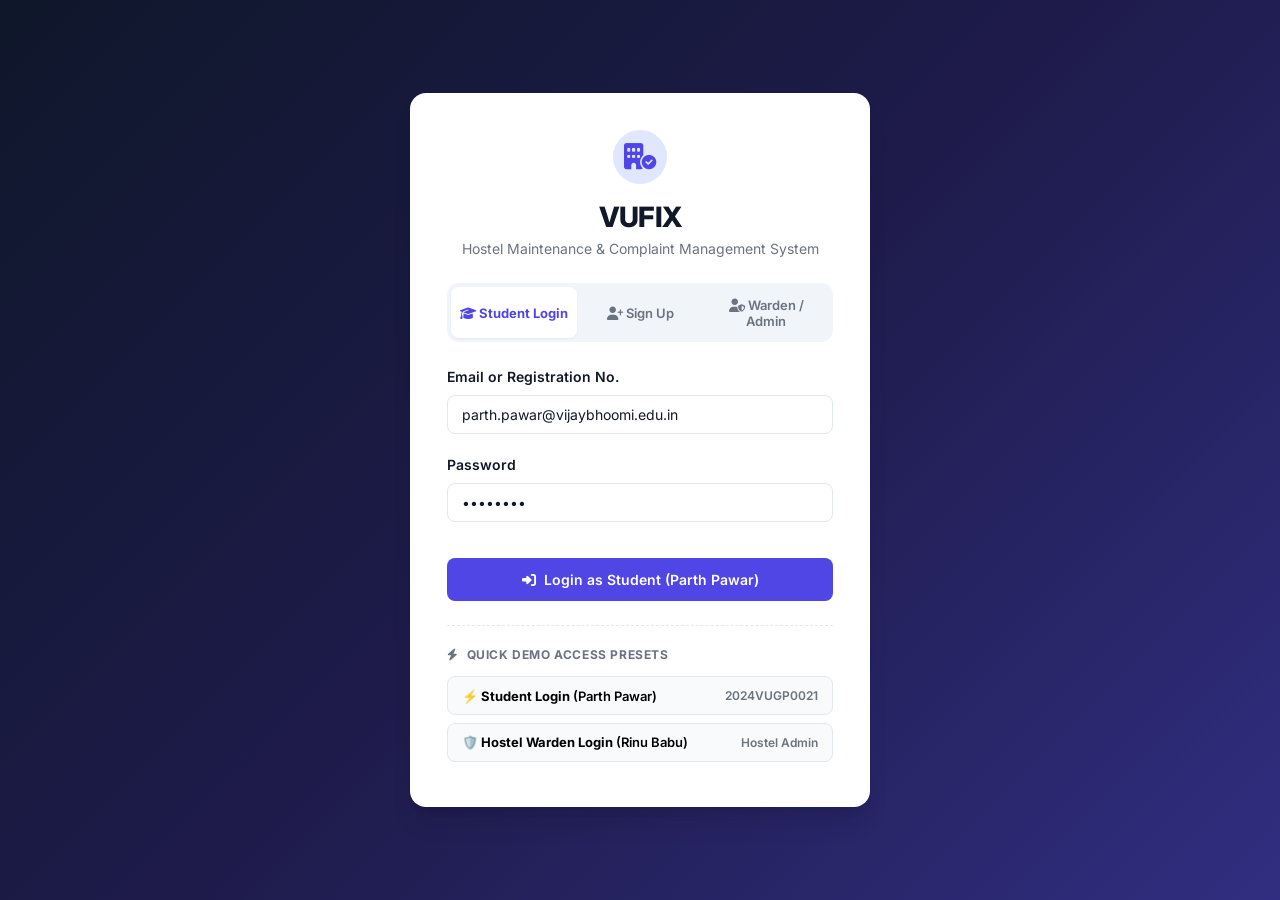
<file: index.html>
<!DOCTYPE html>
<html lang="en">
<head>
    <meta charset="UTF-8">
    <meta name="viewport" content="width=device-width, initial-scale=1.0">
    <title>VUFIX — Hostel Maintenance Portal</title>
    <link rel="preconnect" href="https://fonts.googleapis.com">
    <link rel="preconnect" href="https://fonts.gstatic.com" crossorigin>
    <link href="https://fonts.googleapis.com/css2?family=Inter:wght@400;500;600;700;800&display=swap" rel="stylesheet">
    <link rel="stylesheet" href="css/style.css">
    <link rel="stylesheet" href="https://cdnjs.cloudflare.com/ajax/libs/font-awesome/6.4.0/css/all.min.css">
</head>
<body>
    <div id="app"></div>
    <div id="toast-container"></div>
    <script src="js/store.js"></script>
    <script src="js/app.js"></script>
</body>
</html>
</file>
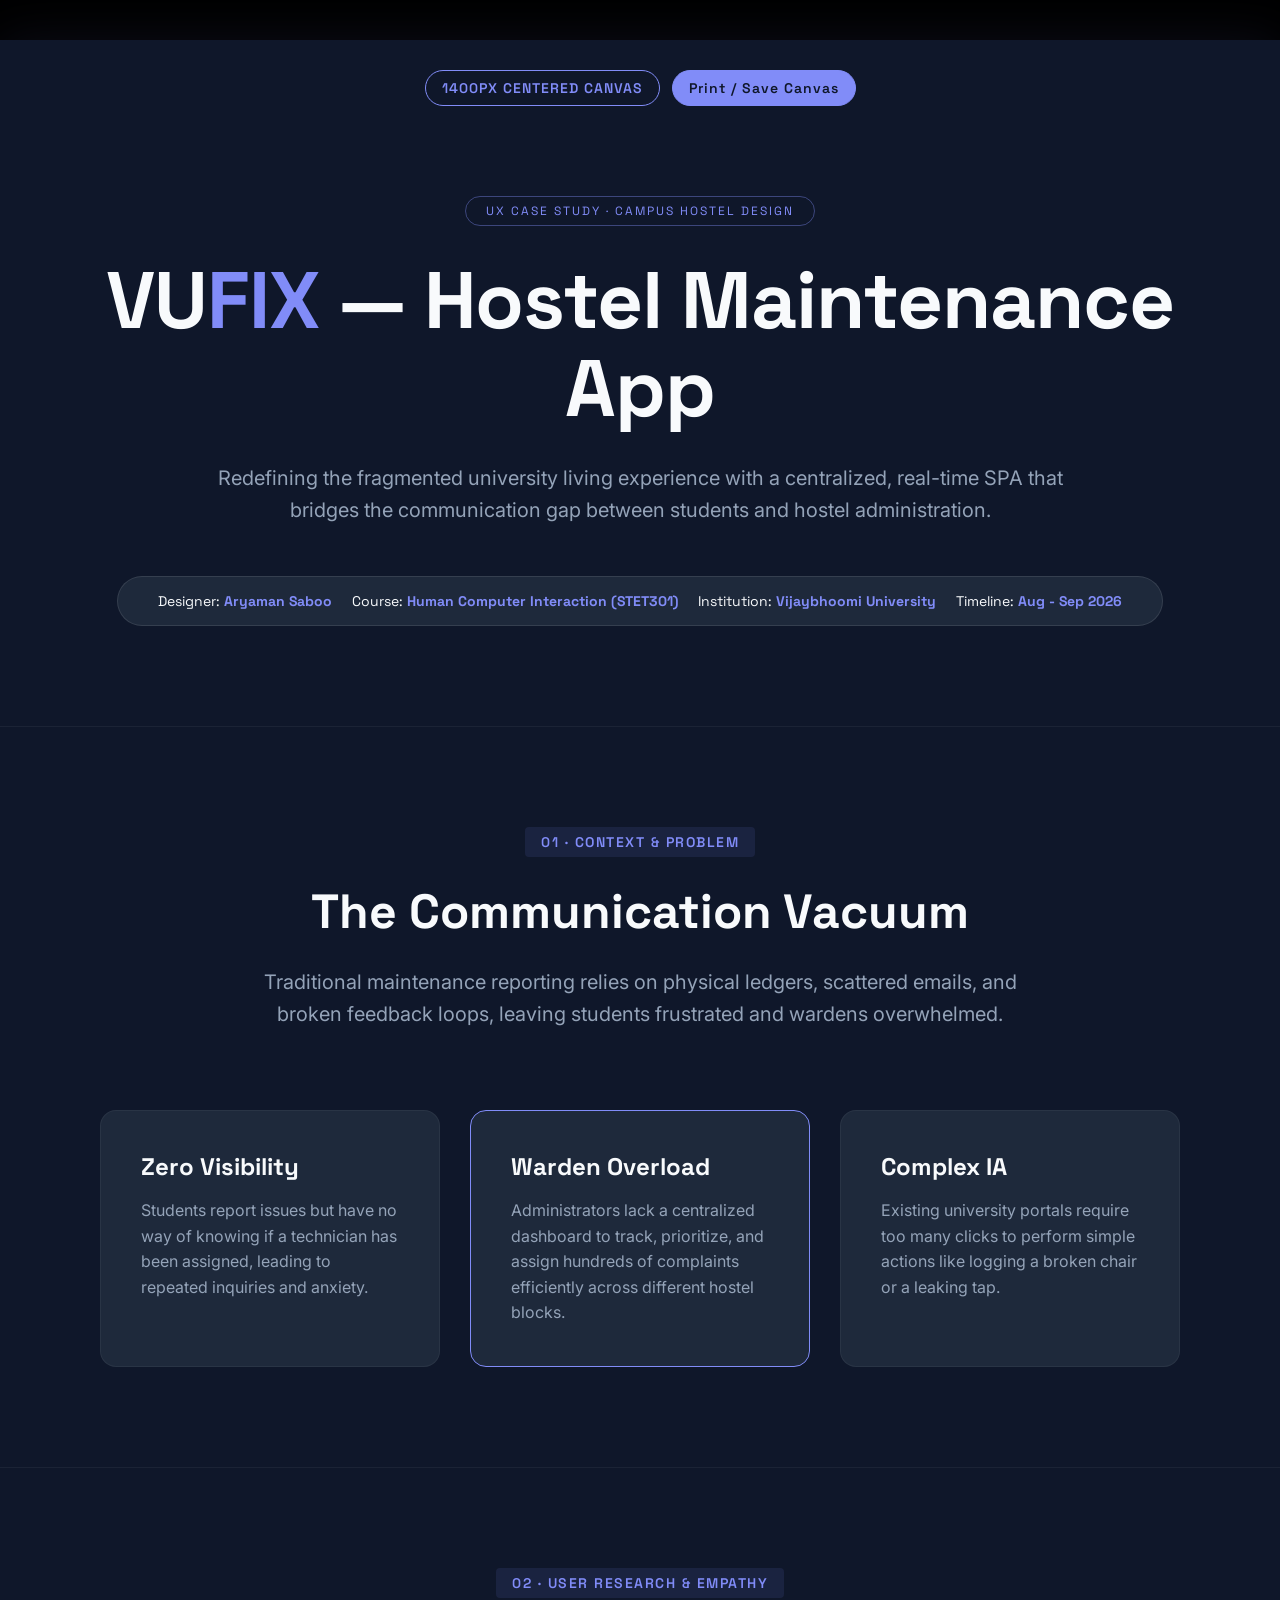
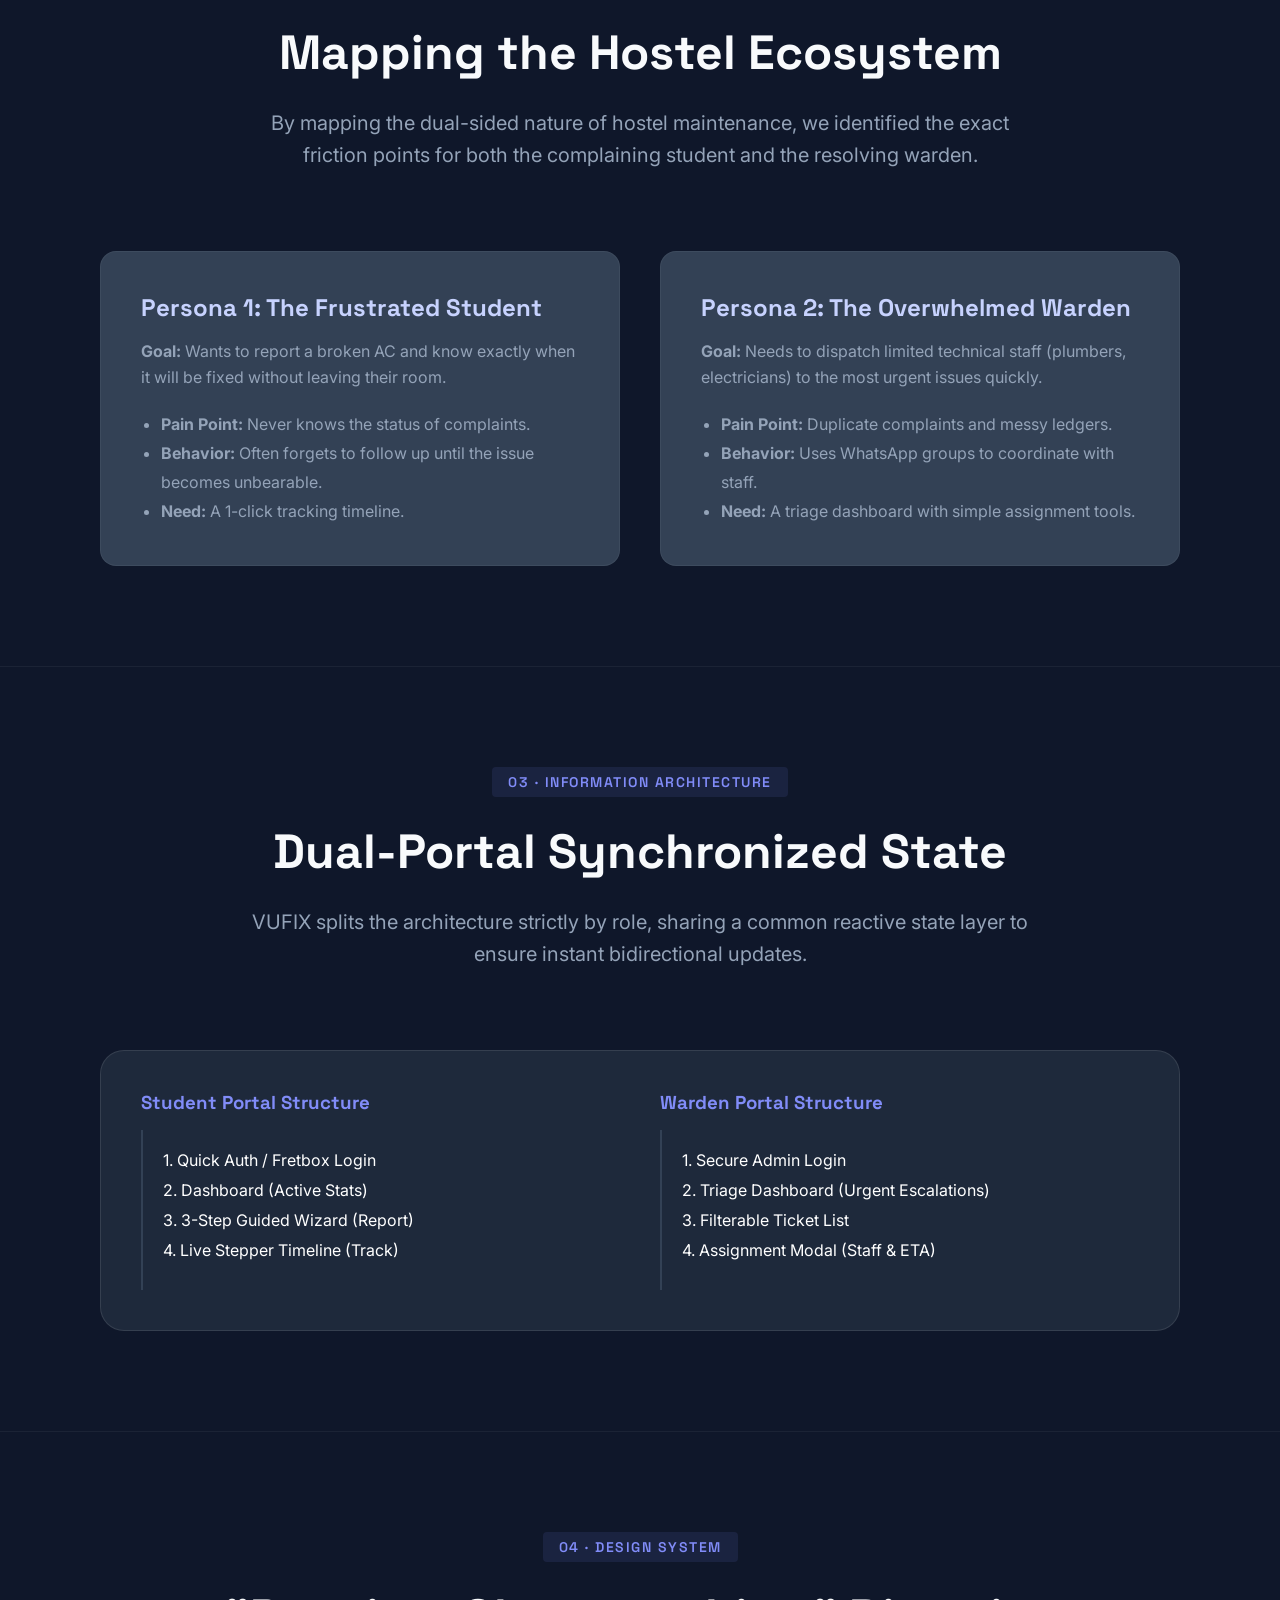
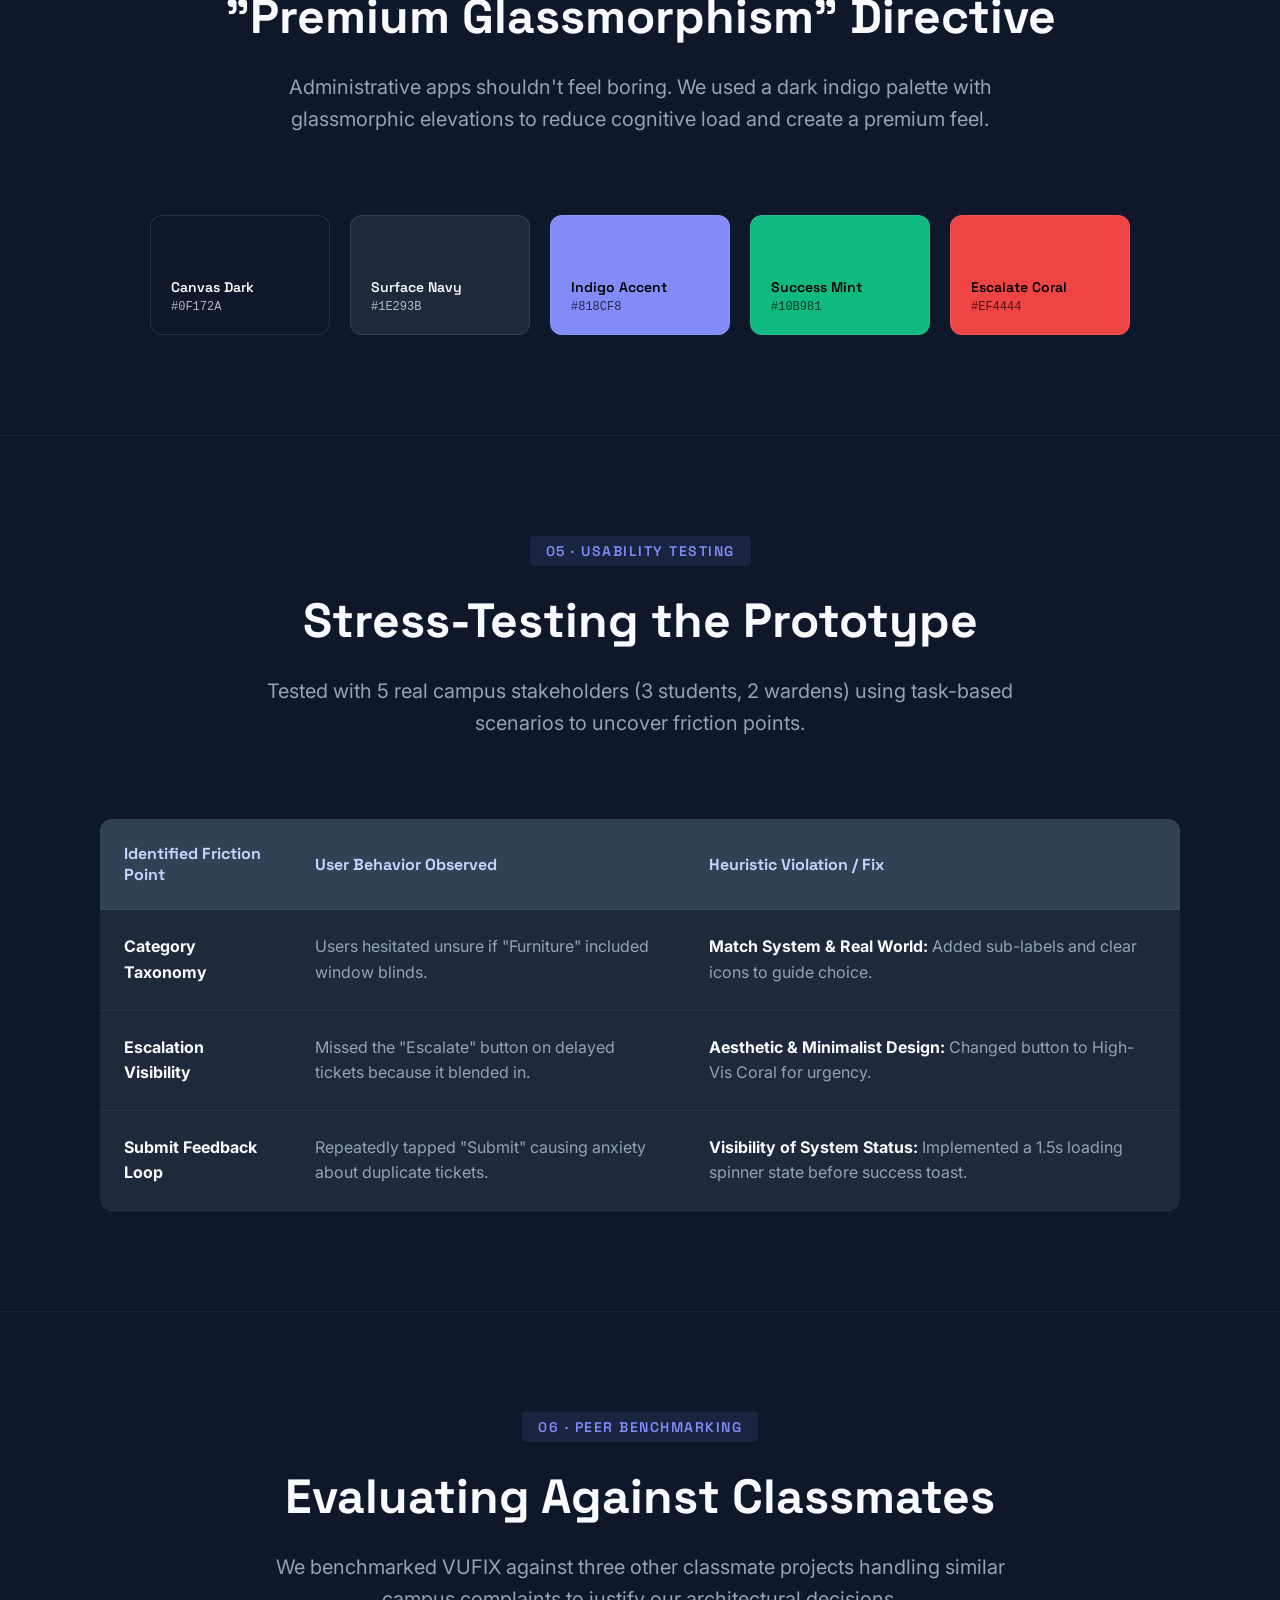
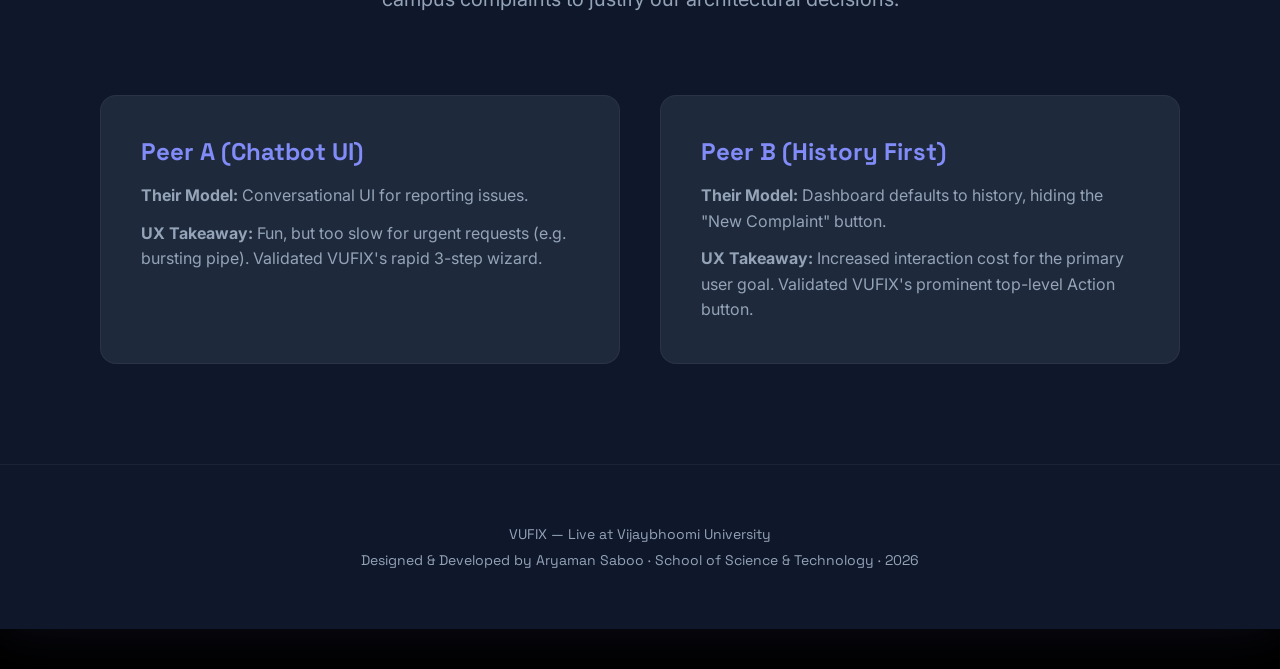
<file: Behance_Case_Study.html>
<!DOCTYPE html>
<html lang="en">
<head>
    <meta charset="UTF-8">
    <meta name="viewport" content="width=device-width, initial-scale=1.0">
    <title>VUFIX — Behance Visual Showcase (1400px Centered)</title>
    <link href="https://fonts.googleapis.com/css2?family=Space+Grotesk:wght@400;600;700&family=Inter:wght@400;500;600&display=swap" rel="stylesheet">
    <style>
        :root {
            --bg-canvas: #0f172a; /* Dark Indigo canvas */
            --bg-surface: #1e293b;
            --bg-elevated: #334155;
            --accent-primary: #818cf8; /* VUFIX Indigo Accent */
            --accent-secondary: #c7d2fe;
            --text-main: #f8fafc;
            --text-muted: #94a3b8;
            --font-display: 'Space Grotesk', sans-serif;
            --font-body: 'Inter', sans-serif;
        }

        * {
            box-sizing: border-box;
            margin: 0;
            padding: 0;
        }

        body {
            background-color: #000000;
            font-family: var(--font-body);
            color: var(--text-main);
            display: flex;
            justify-content: center;
            padding: 40px 0;
        }

        .showcase-canvas {
            width: 1400px;
            background-color: var(--bg-canvas);
            position: relative;
            box-shadow: 0 0 50px rgba(129, 140, 248, 0.1);
            overflow: hidden;
            display: flex;
            flex-direction: column;
        }

        /* Top Bar Actions */
        .top-actions {
            display: flex;
            justify-content: center;
            gap: 12px;
            padding: 30px 0;
        }
        .action-pill {
            background: transparent;
            border: 1px solid var(--accent-primary);
            color: var(--accent-primary);
            padding: 8px 16px;
            border-radius: 30px;
            font-family: var(--font-display);
            font-size: 14px;
            font-weight: 600;
            letter-spacing: 1px;
        }
        .action-pill.filled {
            background: var(--accent-primary);
            color: #0f172a;
        }

        /* Hero Section */
        .hero {
            text-align: center;
            padding: 60px 100px 100px;
            border-bottom: 1px solid rgba(255,255,255,0.05);
        }
        .hero-tag {
            display: inline-block;
            border: 1px solid rgba(129, 140, 248, 0.4);
            color: var(--accent-primary);
            padding: 6px 20px;
            border-radius: 30px;
            font-family: var(--font-display);
            font-size: 12px;
            letter-spacing: 2px;
            text-transform: uppercase;
            margin-bottom: 30px;
        }
        .hero h1 {
            font-family: var(--font-display);
            font-size: 80px;
            line-height: 1.1;
            margin-bottom: 30px;
            letter-spacing: -1px;
        }
        .hero h1 span {
            color: var(--accent-primary);
        }
        .hero p {
            font-size: 20px;
            line-height: 1.6;
            color: var(--text-muted);
            max-width: 900px;
            margin: 0 auto 50px;
        }
        .meta-pill {
            display: inline-flex;
            gap: 20px;
            background: var(--bg-surface);
            border: 1px solid rgba(255,255,255,0.1);
            padding: 15px 40px;
            border-radius: 50px;
            font-family: var(--font-display);
            font-size: 14px;
        }
        .meta-item span {
            color: var(--accent-primary);
            font-weight: 700;
        }

        /* Section Formatting */
        .section {
            padding: 100px 100px;
            border-bottom: 1px solid rgba(255,255,255,0.05);
        }
        .section-header {
            text-align: center;
            margin-bottom: 80px;
        }
        .section-tag {
            display: inline-block;
            background: rgba(129, 140, 248, 0.1);
            color: var(--accent-primary);
            padding: 6px 16px;
            border-radius: 4px;
            font-family: var(--font-display);
            font-size: 14px;
            font-weight: 600;
            letter-spacing: 1.5px;
            margin-bottom: 24px;
        }
        .section h2 {
            font-family: var(--font-display);
            font-size: 48px;
            margin-bottom: 24px;
        }
        .section p.subtitle {
            font-size: 20px;
            color: var(--text-muted);
            max-width: 800px;
            margin: 0 auto;
            line-height: 1.6;
        }

        /* Grid Layouts */
        .grid-3 {
            display: grid;
            grid-template-columns: repeat(3, 1fr);
            gap: 30px;
        }
        .grid-2 {
            display: grid;
            grid-template-columns: repeat(2, 1fr);
            gap: 40px;
        }

        /* Cards */
        .card {
            background: var(--bg-surface);
            border: 1px solid rgba(255,255,255,0.05);
            padding: 40px;
            border-radius: 16px;
            position: relative;
        }
        .card.highlight-border {
            border: 1px solid var(--accent-primary);
        }
        .card h3 {
            font-family: var(--font-display);
            font-size: 24px;
            margin-bottom: 16px;
            color: var(--text-main);
        }
        .card p {
            color: var(--text-muted);
            line-height: 1.6;
            font-size: 16px;
        }

        /* Mock UI Elements */
        .mock-ui-container {
            background: var(--bg-surface);
            border: 1px solid rgba(255,255,255,0.1);
            border-radius: 24px;
            padding: 40px;
            margin-top: 60px;
        }
        .mock-wireframe {
            background: #ffffff;
            color: #000;
            border-radius: 12px;
            padding: 40px;
            font-family: 'Indie Flower', cursive, var(--font-body);
        }
        .mock-wireframe-title {
            font-size: 32px;
            font-weight: 800;
            text-align: center;
            margin-bottom: 40px;
            text-transform: uppercase;
        }

        /* Colors Palette Display */
        .palette {
            display: flex;
            gap: 20px;
            margin-top: 40px;
            justify-content: center;
        }
        .color-swatch {
            width: 180px;
            border-radius: 12px;
            padding: 20px;
            height: 120px;
            display: flex;
            flex-direction: column;
            justify-content: flex-end;
            border: 1px solid rgba(255,255,255,0.1);
        }
        .color-swatch span {
            font-family: var(--font-display);
            font-size: 14px;
            font-weight: 600;
        }
        .color-swatch small {
            opacity: 0.7;
            font-size: 12px;
            margin-top: 4px;
            font-family: monospace;
        }

        /* Table */
        table {
            width: 100%;
            border-collapse: collapse;
            margin-top: 40px;
            background: var(--bg-surface);
            border-radius: 12px;
            overflow: hidden;
        }
        th, td {
            padding: 24px;
            text-align: left;
            border-bottom: 1px solid rgba(255,255,255,0.05);
        }
        th {
            font-family: var(--font-display);
            background: var(--bg-elevated);
            color: var(--accent-secondary);
        }
        td {
            color: var(--text-muted);
            line-height: 1.6;
        }
        td strong {
            color: var(--text-main);
        }

        /* Footer */
        .footer {
            text-align: center;
            padding: 60px;
            color: var(--text-muted);
            font-family: var(--font-display);
            font-size: 14px;
        }
    </style>
</head>
<body>

    <div class="showcase-canvas">
        
        <!-- Top Actions -->
        <div class="top-actions">
            <div class="action-pill">1400PX CENTERED CANVAS</div>
            <div class="action-pill filled">Print / Save Canvas</div>
        </div>

        <!-- Hero Section -->
        <div class="hero">
            <div class="hero-tag">UX CASE STUDY · CAMPUS HOSTEL DESIGN</div>
            <h1>VU<span>FIX</span> — Hostel Maintenance App</h1>
            <p>Redefining the fragmented university living experience with a centralized, real-time SPA that bridges the communication gap between students and hostel administration.</p>
            
            <div class="meta-pill">
                <div class="meta-item">Designer: <span>Aryaman Saboo</span></div>
                <div class="meta-item">Course: <span>Human Computer Interaction (STET301)</span></div>
                <div class="meta-item">Institution: <span>Vijaybhoomi University</span></div>
                <div class="meta-item">Timeline: <span>Aug - Sep 2026</span></div>
            </div>
        </div>

        <!-- Section 1: Context & Problem -->
        <div class="section">
            <div class="section-header">
                <div class="section-tag">01 · CONTEXT & PROBLEM</div>
                <h2>The Communication Vacuum</h2>
                <p class="subtitle">Traditional maintenance reporting relies on physical ledgers, scattered emails, and broken feedback loops, leaving students frustrated and wardens overwhelmed.</p>
            </div>
            
            <div class="grid-3">
                <div class="card">
                    <h3>Zero Visibility</h3>
                    <p>Students report issues but have no way of knowing if a technician has been assigned, leading to repeated inquiries and anxiety.</p>
                </div>
                <div class="card highlight-border">
                    <h3>Warden Overload</h3>
                    <p>Administrators lack a centralized dashboard to track, prioritize, and assign hundreds of complaints efficiently across different hostel blocks.</p>
                </div>
                <div class="card">
                    <h3>Complex IA</h3>
                    <p>Existing university portals require too many clicks to perform simple actions like logging a broken chair or a leaking tap.</p>
                </div>
            </div>
        </div>

        <!-- Section 2: User Research -->
        <div class="section">
            <div class="section-header">
                <div class="section-tag">02 · USER RESEARCH & EMPATHY</div>
                <h2>Mapping the Hostel Ecosystem</h2>
                <p class="subtitle">By mapping the dual-sided nature of hostel maintenance, we identified the exact friction points for both the complaining student and the resolving warden.</p>
            </div>

            <div class="grid-2">
                <div class="card" style="background: var(--bg-elevated);">
                    <h3 style="color: var(--accent-secondary);">Persona 1: The Frustrated Student</h3>
                    <p style="margin-bottom: 20px;"><strong>Goal:</strong> Wants to report a broken AC and know exactly when it will be fixed without leaving their room.</p>
                    <ul style="color: var(--text-muted); line-height: 1.8; margin-left: 20px;">
                        <li><strong>Pain Point:</strong> Never knows the status of complaints.</li>
                        <li><strong>Behavior:</strong> Often forgets to follow up until the issue becomes unbearable.</li>
                        <li><strong>Need:</strong> A 1-click tracking timeline.</li>
                    </ul>
                </div>
                <div class="card" style="background: var(--bg-elevated);">
                    <h3 style="color: var(--accent-secondary);">Persona 2: The Overwhelmed Warden</h3>
                    <p style="margin-bottom: 20px;"><strong>Goal:</strong> Needs to dispatch limited technical staff (plumbers, electricians) to the most urgent issues quickly.</p>
                    <ul style="color: var(--text-muted); line-height: 1.8; margin-left: 20px;">
                        <li><strong>Pain Point:</strong> Duplicate complaints and messy ledgers.</li>
                        <li><strong>Behavior:</strong> Uses WhatsApp groups to coordinate with staff.</li>
                        <li><strong>Need:</strong> A triage dashboard with simple assignment tools.</li>
                    </ul>
                </div>
            </div>
        </div>

        <!-- Section 3: Information Architecture -->
        <div class="section">
            <div class="section-header">
                <div class="section-tag">03 · INFORMATION ARCHITECTURE</div>
                <h2>Dual-Portal Synchronized State</h2>
                <p class="subtitle">VUFIX splits the architecture strictly by role, sharing a common reactive state layer to ensure instant bidirectional updates.</p>
            </div>

            <div class="mock-ui-container">
                <div style="display: flex; gap: 40px;">
                    <div style="flex: 1;">
                        <h3 style="color: var(--accent-primary); margin-bottom: 16px; font-family: var(--font-display);">Student Portal Structure</h3>
                        <div style="padding: 20px; border-left: 2px solid var(--bg-elevated);">
                            <p style="margin-bottom: 10px; color: #fff;">1. Quick Auth / Fretbox Login</p>
                            <p style="margin-bottom: 10px; color: #fff;">2. Dashboard (Active Stats)</p>
                            <p style="margin-bottom: 10px; color: #fff;">3. 3-Step Guided Wizard (Report)</p>
                            <p style="margin-bottom: 10px; color: #fff;">4. Live Stepper Timeline (Track)</p>
                        </div>
                    </div>
                    <div style="flex: 1;">
                        <h3 style="color: var(--accent-primary); margin-bottom: 16px; font-family: var(--font-display);">Warden Portal Structure</h3>
                        <div style="padding: 20px; border-left: 2px solid var(--bg-elevated);">
                            <p style="margin-bottom: 10px; color: #fff;">1. Secure Admin Login</p>
                            <p style="margin-bottom: 10px; color: #fff;">2. Triage Dashboard (Urgent Escalations)</p>
                            <p style="margin-bottom: 10px; color: #fff;">3. Filterable Ticket List</p>
                            <p style="margin-bottom: 10px; color: #fff;">4. Assignment Modal (Staff & ETA)</p>
                        </div>
                    </div>
                </div>
            </div>
        </div>

        <!-- Section 4: Design System -->
        <div class="section">
            <div class="section-header">
                <div class="section-tag">04 · DESIGN SYSTEM</div>
                <h2>"Premium Glassmorphism" Directive</h2>
                <p class="subtitle">Administrative apps shouldn't feel boring. We used a dark indigo palette with glassmorphic elevations to reduce cognitive load and create a premium feel.</p>
            </div>

            <div class="palette">
                <div class="color-swatch" style="background: #0f172a;">
                    <span>Canvas Dark</span>
                    <small>#0F172A</small>
                </div>
                <div class="color-swatch" style="background: #1e293b;">
                    <span>Surface Navy</span>
                    <small>#1E293B</small>
                </div>
                <div class="color-swatch" style="background: #818cf8; color: #000;">
                    <span>Indigo Accent</span>
                    <small>#818CF8</small>
                </div>
                <div class="color-swatch" style="background: #10b981; color: #000;">
                    <span>Success Mint</span>
                    <small>#10B981</small>
                </div>
                <div class="color-swatch" style="background: #ef4444; color: #000;">
                    <span>Escalate Coral</span>
                    <small>#EF4444</small>
                </div>
            </div>
        </div>

        <!-- Section 5: Usability Testing -->
        <div class="section">
            <div class="section-header">
                <div class="section-tag">05 · USABILITY TESTING</div>
                <h2>Stress-Testing the Prototype</h2>
                <p class="subtitle">Tested with 5 real campus stakeholders (3 students, 2 wardens) using task-based scenarios to uncover friction points.</p>
            </div>

            <table>
                <thead>
                    <tr>
                        <th>Identified Friction Point</th>
                        <th>User Behavior Observed</th>
                        <th>Heuristic Violation / Fix</th>
                    </tr>
                </thead>
                <tbody>
                    <tr>
                        <td><strong>Category Taxonomy</strong></td>
                        <td>Users hesitated unsure if "Furniture" included window blinds.</td>
                        <td><strong>Match System & Real World:</strong> Added sub-labels and clear icons to guide choice.</td>
                    </tr>
                    <tr>
                        <td><strong>Escalation Visibility</strong></td>
                        <td>Missed the "Escalate" button on delayed tickets because it blended in.</td>
                        <td><strong>Aesthetic & Minimalist Design:</strong> Changed button to High-Vis Coral for urgency.</td>
                    </tr>
                    <tr>
                        <td><strong>Submit Feedback Loop</strong></td>
                        <td>Repeatedly tapped "Submit" causing anxiety about duplicate tickets.</td>
                        <td><strong>Visibility of System Status:</strong> Implemented a 1.5s loading spinner state before success toast.</td>
                    </tr>
                </tbody>
            </table>
        </div>

        <!-- Section 6: Peer Benchmarking -->
        <div class="section">
            <div class="section-header">
                <div class="section-tag">06 · PEER BENCHMARKING</div>
                <h2>Evaluating Against Classmates</h2>
                <p class="subtitle">We benchmarked VUFIX against three other classmate projects handling similar campus complaints to justify our architectural decisions.</p>
            </div>

            <div class="grid-2">
                <div class="card">
                    <h3 style="color: var(--accent-primary);">Peer A (Chatbot UI)</h3>
                    <p style="margin-bottom: 12px;"><strong>Their Model:</strong> Conversational UI for reporting issues.</p>
                    <p><strong>UX Takeaway:</strong> Fun, but too slow for urgent requests (e.g. bursting pipe). Validated VUFIX's rapid 3-step wizard.</p>
                </div>
                <div class="card">
                    <h3 style="color: var(--accent-primary);">Peer B (History First)</h3>
                    <p style="margin-bottom: 12px;"><strong>Their Model:</strong> Dashboard defaults to history, hiding the "New Complaint" button.</p>
                    <p><strong>UX Takeaway:</strong> Increased interaction cost for the primary user goal. Validated VUFIX's prominent top-level Action button.</p>
                </div>
            </div>
        </div>

        <!-- Footer -->
        <div class="footer">
            <p>VUFIX — Live at Vijaybhoomi University</p>
            <p style="margin-top: 8px;">Designed & Developed by Aryaman Saboo · School of Science & Technology · 2026</p>
        </div>

    </div>

</body>
</html>
</file>
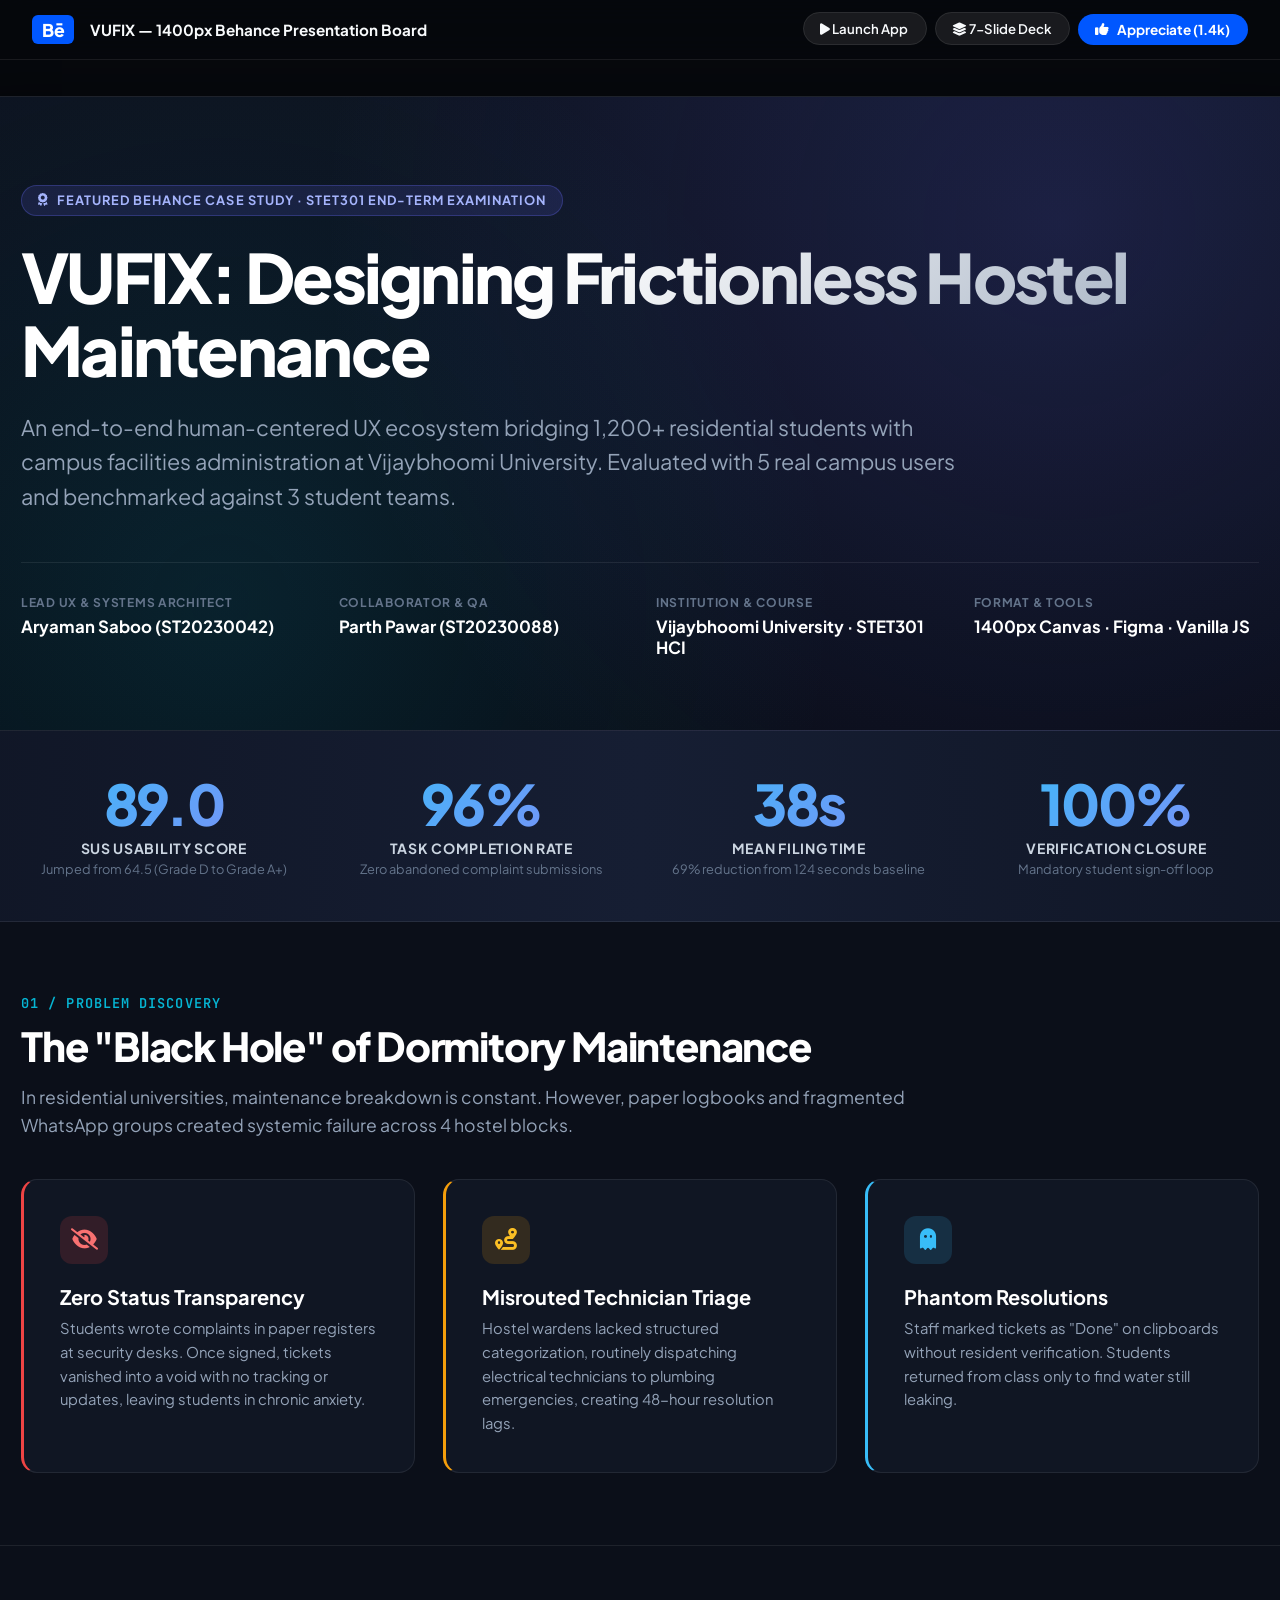
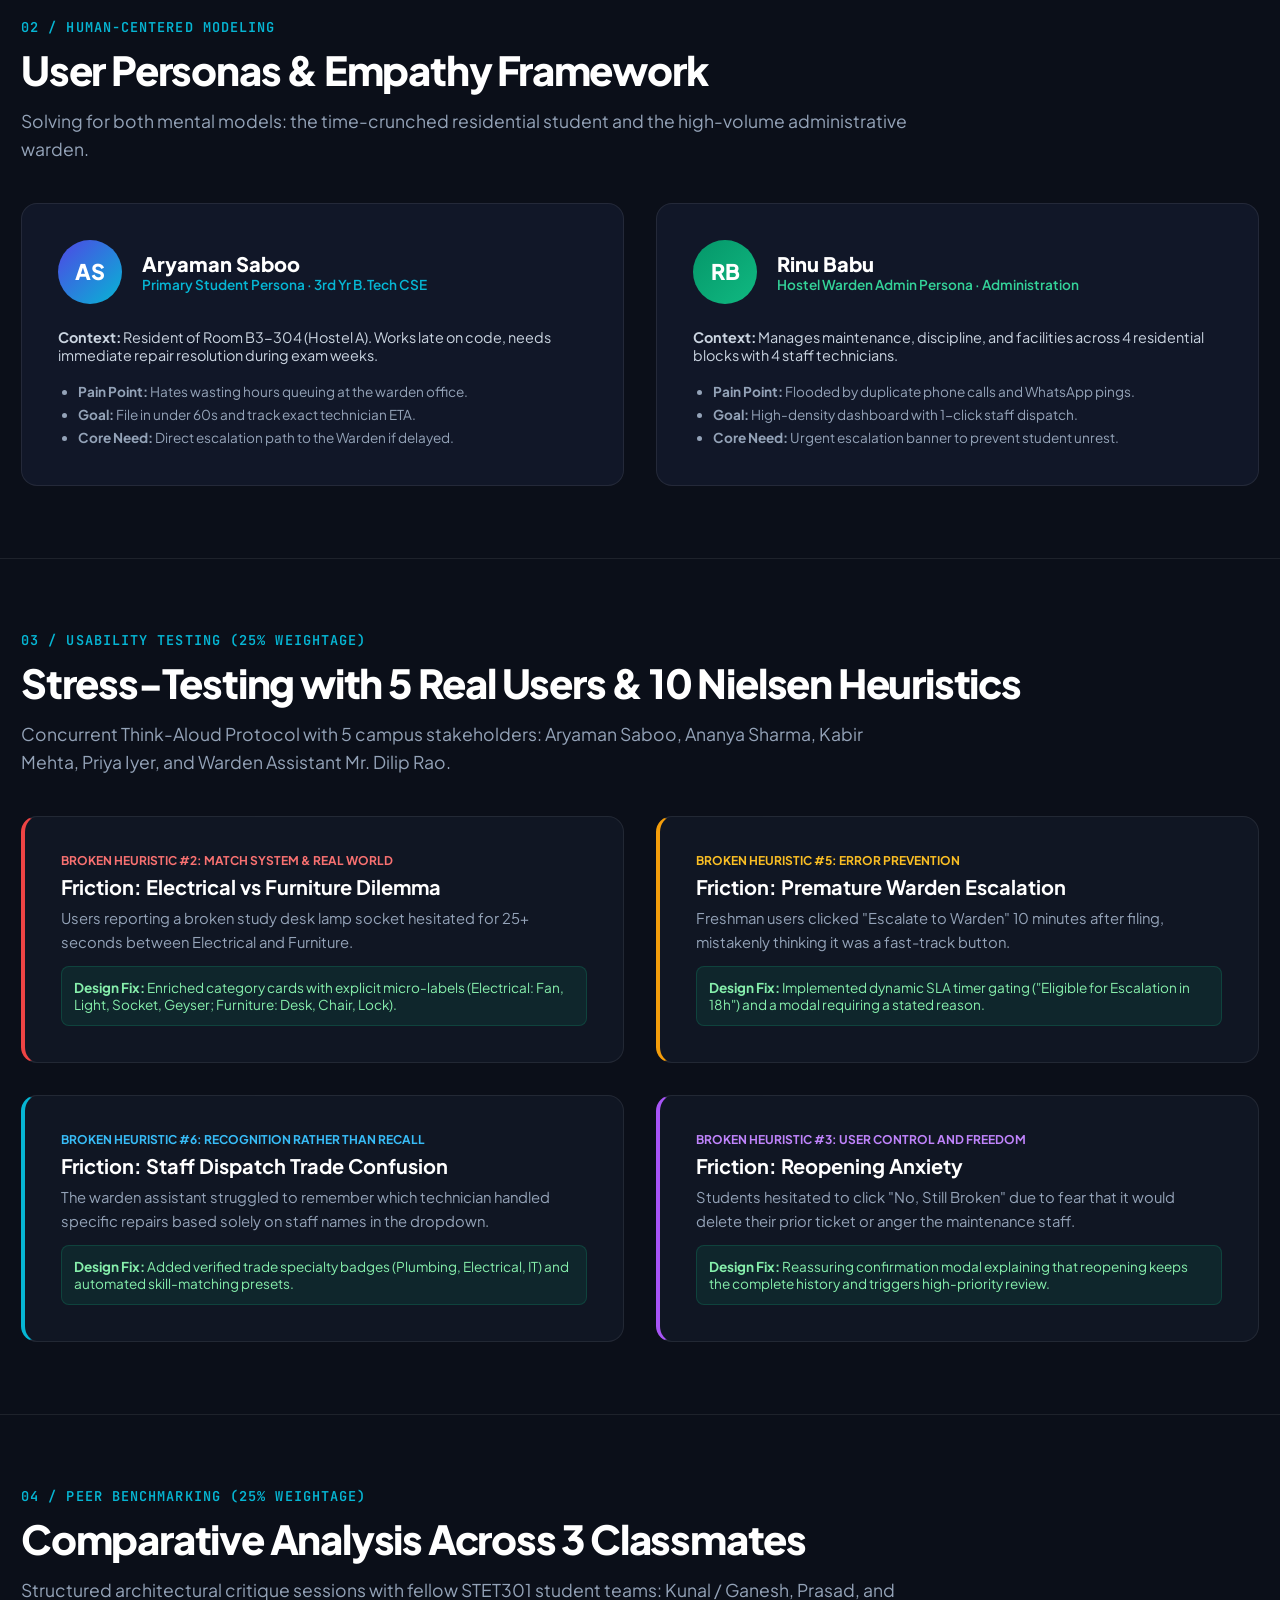
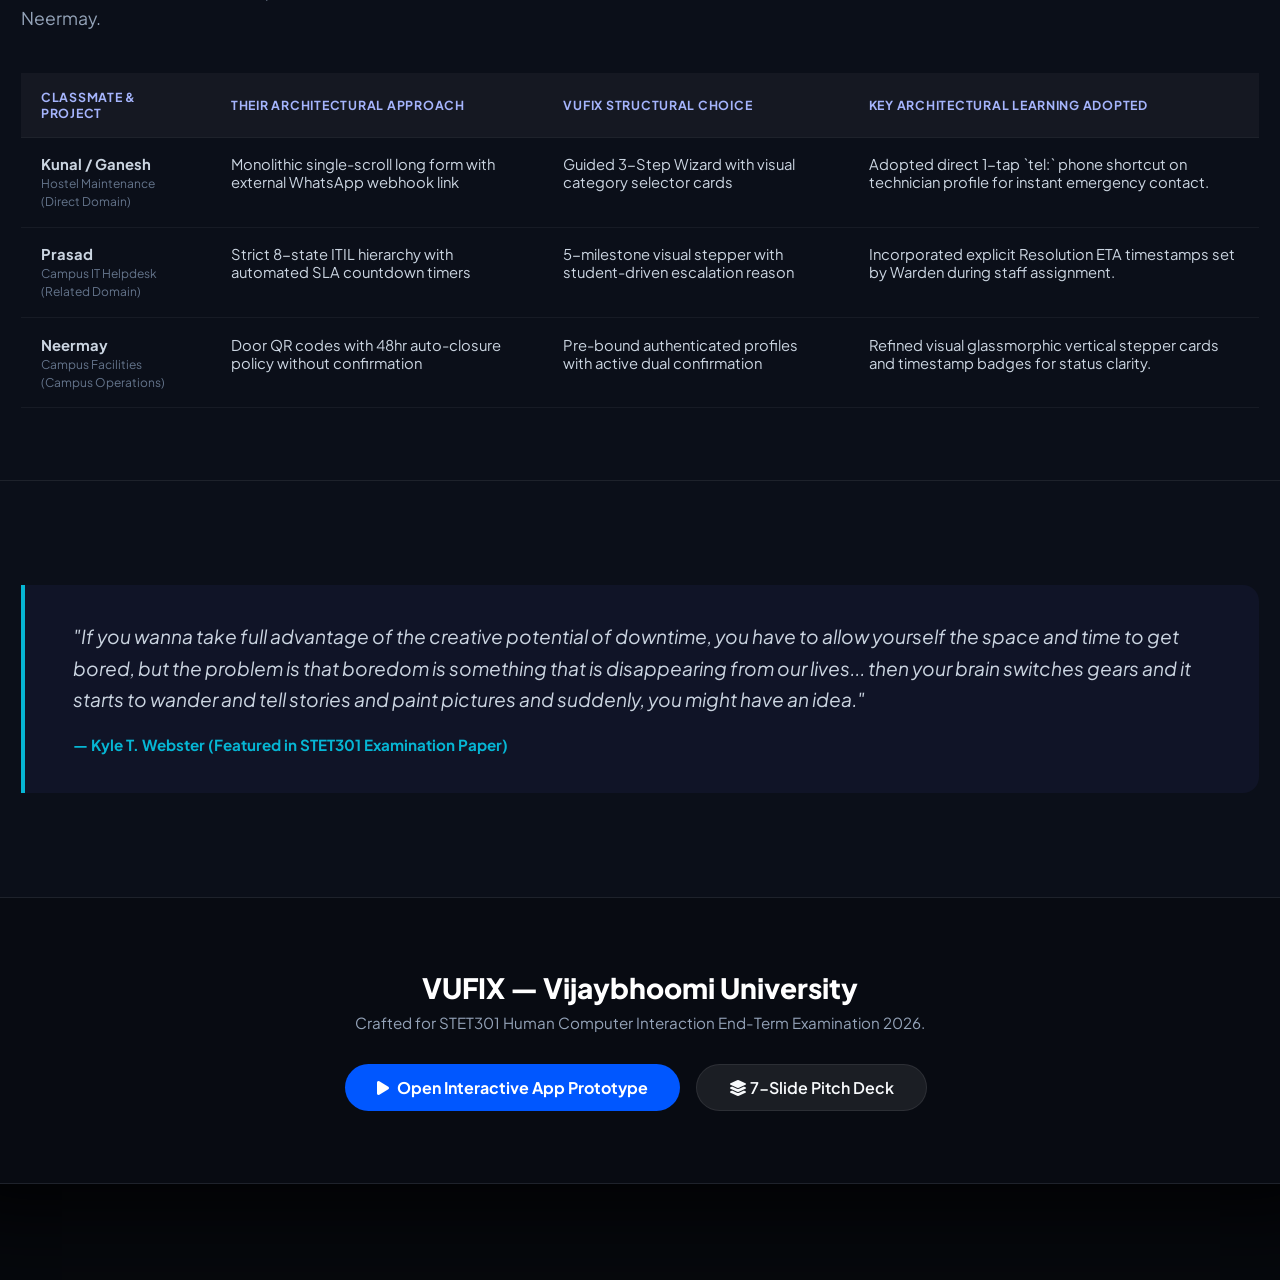
<file: behance_showcase_1400px.html>
<!DOCTYPE html>
<html lang="en">
<head>
    <meta charset="UTF-8">
    <meta name="viewport" content="width=device-width, initial-scale=1.0">
    <title>VUFIX — Behance 1400px Visual Presentation Showcase Board</title>
    <link rel="preconnect" href="https://fonts.googleapis.com">
    <link rel="preconnect" href="https://fonts.gstatic.com" crossorigin>
    <link href="https://fonts.googleapis.com/css2?family=Plus+Jakarta+Sans:wght@300;400;500;600;700;800&family=JetBrains+Mono:wght@400;500;600&display=swap" rel="stylesheet">
    <link rel="stylesheet" href="https://cdnjs.cloudflare.com/ajax/libs/font-awesome/6.4.0/css/all.min.css">
    <style>
        :root {
            --behance-blue: #0057ff;
            --primary: #4f46e5;
            --primary-light: #6366f1;
            --accent: #06b6d4;
            --bg-canvas: #06080d;
            --bg-surface: #0b0f19;
            --bg-card: rgba(18, 24, 38, 0.85);
            --border-glass: rgba(255, 255, 255, 0.08);
            --border-glow: rgba(99, 102, 241, 0.35);
            --text-main: #f8fafc;
            --text-muted: #94a3b8;
            --text-dim: #64748b;
            --success: #10b981;
            --warning: #f59e0b;
            --danger: #ef4444;
            --radius-md: 16px;
            --radius-lg: 24px;
        }

        * {
            margin: 0;
            padding: 0;
            box-sizing: border-box;
            font-family: 'Plus Jakarta Sans', -apple-system, sans-serif;
        }

        body {
            background-color: var(--bg-canvas);
            color: var(--text-main);
            display: flex;
            flex-direction: column;
            align-items: center;
            padding: 2rem 0 6rem;
            min-height: 100vh;
        }

        /* Behance Floating Top Bar */
        .behance-topbar {
            position: fixed;
            top: 0;
            left: 0;
            width: 100%;
            height: 60px;
            background: rgba(6, 8, 13, 0.92);
            backdrop-filter: blur(16px);
            border-bottom: 1px solid var(--border-glass);
            display: flex;
            align-items: center;
            justify-content: space-between;
            padding: 0 2rem;
            z-index: 1000;
        }

        .behance-brand {
            display: flex;
            align-items: center;
            gap: 1rem;
        }

        .behance-logo {
            background: var(--behance-blue);
            color: white;
            font-weight: 800;
            font-size: 1.1rem;
            padding: 0.2rem 0.6rem;
            border-radius: 6px;
        }

        .btn-action {
            background: var(--behance-blue);
            color: white;
            padding: 0.45rem 1.1rem;
            border-radius: 9999px;
            font-size: 0.85rem;
            font-weight: 700;
            text-decoration: none;
            display: inline-flex;
            align-items: center;
            gap: 0.5rem;
            transition: all 0.2s;
            border: none;
            cursor: pointer;
        }

        .btn-action:hover {
            background: #0046d4;
            transform: translateY(-1px);
        }

        .btn-secondary {
            background: rgba(255, 255, 255, 0.08);
            border: 1px solid var(--border-glass);
            color: var(--text-main);
            padding: 0.45rem 1rem;
            border-radius: 9999px;
            font-size: 0.825rem;
            font-weight: 600;
            text-decoration: none;
            margin-right: 0.5rem;
        }

        /* 1400px Fixed Showcase Canvas */
        .showcase-board-1400 {
            width: 1400px;
            max-width: 1400px;
            margin-top: 4rem;
            background: var(--bg-surface);
            border: 1px solid var(--border-glass);
            box-shadow: 0 30px 80px rgba(0, 0, 0, 0.8);
            overflow: hidden;
            display: flex;
            flex-direction: column;
        }

        /* Hero Banner Block */
        .showcase-hero {
            padding: 5.5rem 5rem 4.5rem;
            background: radial-gradient(circle at 80% 20%, rgba(99, 102, 241, 0.18) 0%, transparent 60%),
                        radial-gradient(circle at 20% 80%, rgba(6, 182, 212, 0.12) 0%, transparent 50%),
                        linear-gradient(180deg, #0d121f 0%, #080c14 100%);
            border-bottom: 1px solid var(--border-glass);
            position: relative;
        }

        .hero-tag {
            display: inline-flex;
            align-items: center;
            gap: 0.5rem;
            background: rgba(99, 102, 241, 0.15);
            border: 1px solid rgba(99, 102, 241, 0.3);
            color: #a5b4fc;
            padding: 0.4rem 1rem;
            border-radius: 9999px;
            font-size: 0.8rem;
            font-weight: 700;
            text-transform: uppercase;
            letter-spacing: 0.08em;
            margin-bottom: 1.5rem;
        }

        .hero-title {
            font-size: 4.25rem;
            font-weight: 800;
            line-height: 1.08;
            letter-spacing: -0.04em;
            margin-bottom: 1.5rem;
            background: linear-gradient(135deg, #ffffff 40%, #94a3b8);
            -webkit-background-clip: text;
            -webkit-text-fill-color: transparent;
        }

        .hero-subtitle {
            font-size: 1.35rem;
            color: var(--text-muted);
            max-width: 950px;
            line-height: 1.6;
            margin-bottom: 3rem;
        }

        .hero-meta-row {
            display: grid;
            grid-template-columns: repeat(4, 1fr);
            gap: 2rem;
            padding-top: 2rem;
            border-top: 1px solid var(--border-glass);
        }

        .meta-col-title {
            font-size: 0.75rem;
            text-transform: uppercase;
            letter-spacing: 0.06em;
            color: var(--text-dim);
            font-weight: 700;
            margin-bottom: 0.35rem;
        }

        .meta-col-val {
            font-size: 1.05rem;
            font-weight: 700;
            color: #fff;
        }

        /* Big Metrics Ribbon */
        .showcase-ribbon {
            background: linear-gradient(90deg, #101626, #161e33, #101626);
            border-bottom: 1px solid var(--border-glass);
            padding: 2.75rem 5rem;
            display: grid;
            grid-template-columns: repeat(4, 1fr);
            gap: 2rem;
            text-align: center;
        }

        .ribbon-num {
            font-size: 3.5rem;
            font-weight: 800;
            line-height: 1;
            letter-spacing: -0.04em;
            margin-bottom: 0.5rem;
            background: linear-gradient(135deg, #38bdf8, #818cf8);
            -webkit-background-clip: text;
            -webkit-text-fill-color: transparent;
        }

        .ribbon-label {
            font-size: 0.875rem;
            font-weight: 700;
            color: #cbd5e1;
            text-transform: uppercase;
            letter-spacing: 0.05em;
            margin-bottom: 0.25rem;
        }

        .ribbon-sub {
            font-size: 0.8rem;
            color: var(--text-dim);
        }

        /* Showcase Module Sections */
        .showcase-section {
            padding: 4.5rem 5rem;
            border-bottom: 1px solid var(--border-glass);
        }

        .section-eyebrow {
            font-family: 'JetBrains Mono', monospace;
            font-size: 0.85rem;
            color: var(--accent);
            font-weight: 600;
            text-transform: uppercase;
            letter-spacing: 0.08em;
            margin-bottom: 0.5rem;
            display: block;
        }

        .section-heading {
            font-size: 2.5rem;
            font-weight: 800;
            letter-spacing: -0.03em;
            color: #fff;
            margin-bottom: 0.75rem;
        }

        .section-subheading {
            font-size: 1.1rem;
            color: var(--text-muted);
            max-width: 900px;
            line-height: 1.6;
            margin-bottom: 2.5rem;
        }

        /* Grids & Cards */
        .grid-2 { display: grid; grid-template-columns: 1fr 1fr; gap: 2rem; }
        .grid-3 { display: grid; grid-template-columns: repeat(3, 1fr); gap: 1.75rem; }
        .grid-4 { display: grid; grid-template-columns: repeat(4, 1fr); gap: 1.5rem; }

        .board-card {
            background: var(--bg-card);
            border: 1px solid var(--border-glass);
            border-radius: var(--radius-md);
            padding: 2.25rem;
            position: relative;
        }

        .card-icon-box {
            width: 48px;
            height: 48px;
            border-radius: 12px;
            background: rgba(99, 102, 241, 0.15);
            color: #818cf8;
            display: flex;
            align-items: center;
            justify-content: center;
            font-size: 1.35rem;
            margin-bottom: 1.25rem;
        }

        .card-title {
            font-size: 1.25rem;
            font-weight: 700;
            color: #fff;
            margin-bottom: 0.5rem;
        }

        .card-text {
            font-size: 0.925rem;
            color: var(--text-muted);
            line-height: 1.6;
        }

        /* Persona Showcase */
        .persona-box {
            background: #111728;
            border: 1px solid var(--border-glass);
            border-radius: var(--radius-md);
            padding: 2.25rem;
        }

        .persona-header {
            display: flex;
            align-items: center;
            gap: 1.25rem;
            margin-bottom: 1.5rem;
        }

        .persona-avatar {
            width: 64px;
            height: 64px;
            border-radius: 50%;
            background: linear-gradient(135deg, var(--primary), var(--accent));
            color: white;
            font-weight: 800;
            font-size: 1.35rem;
            display: flex;
            align-items: center;
            justify-content: center;
        }

        /* Mockup Visual Frame */
        .mockup-display {
            background: #090d16;
            border: 1px solid rgba(255, 255, 255, 0.1);
            border-radius: var(--radius-lg);
            padding: 2rem;
            box-shadow: 0 25px 60px rgba(0, 0, 0, 0.6);
            margin: 2rem 0;
        }

        .mockup-bar {
            display: flex;
            align-items: center;
            gap: 0.5rem;
            padding-bottom: 1rem;
            margin-bottom: 1.5rem;
            border-bottom: 1px solid var(--border-glass);
        }

        .circle { width: 12px; height: 12px; border-radius: 50%; }
        .c-red { background: #ef4444; }
        .c-yellow { background: #f59e0b; }
        .c-green { background: #10b981; }

        /* UI Component Simulation */
        .ui-sim-card {
            background: #ffffff;
            color: #111827;
            border-radius: 12px;
            padding: 1.5rem;
            box-shadow: 0 8px 24px rgba(0, 0, 0, 0.15);
        }

        /* Tables */
        .showcase-table {
            width: 100%;
            border-collapse: collapse;
            font-size: 0.925rem;
            margin-top: 1rem;
        }

        .showcase-table th {
            text-align: left;
            padding: 1rem 1.25rem;
            background: rgba(255, 255, 255, 0.04);
            border-bottom: 1px solid var(--border-glass);
            color: #a5b4fc;
            font-weight: 700;
            text-transform: uppercase;
            font-size: 0.775rem;
            letter-spacing: 0.06em;
        }

        .showcase-table td {
            padding: 1.1rem 1.25rem;
            border-bottom: 1px solid rgba(255, 255, 255, 0.05);
            color: #cbd5e1;
            vertical-align: top;
        }

        .showcase-table tr:hover td {
            background: rgba(255, 255, 255, 0.02);
        }

        /* Quotes */
        .quote-banner {
            background: rgba(99, 102, 241, 0.06);
            border-left: 4px solid var(--accent);
            padding: 2.25rem 3rem;
            border-radius: 0 var(--radius-md) var(--radius-md) 0;
            font-style: italic;
            font-size: 1.2rem;
            line-height: 1.65;
            color: #cbd5e1;
            margin: 2rem 0;
        }

        .quote-author {
            display: block;
            margin-top: 1rem;
            font-style: normal;
            font-size: 0.95rem;
            font-weight: 700;
            color: var(--accent);
        }

        /* Footer */
        .showcase-footer {
            padding: 4.5rem 5rem;
            background: #080b12;
            text-align: center;
        }
    </style>
</head>
<body>

    <!-- Behance Top Navigation -->
    <header class="behance-topbar">
        <div class="behance-brand">
            <span class="behance-logo">Bē</span>
            <span style="font-weight: 700; font-size: 0.95rem;">VUFIX — 1400px Behance Presentation Board</span>
        </div>
        <div>
            <a href="index.html" class="btn-secondary">
                <i class="fa-solid fa-play"></i> Launch App
            </a>
            <a href="presentation_deck.html" class="btn-secondary">
                <i class="fa-solid fa-layer-group"></i> 7-Slide Deck
            </a>
            <button class="btn-action" onclick="alert('Project appreciated on Behance! 💙')">
                <i class="fa-solid fa-thumbs-up"></i> Appreciate (1.4k)
            </button>
        </div>
    </header>

    <!-- 1400px Fixed Showcase Canvas -->
    <main class="showcase-board-1400">

        <!-- 1. HERO SHOWCASE -->
        <section class="showcase-hero">
            <div class="hero-tag">
                <i class="fa-solid fa-award text-warning"></i> Featured Behance Case Study · STET301 End-Term Examination
            </div>
            <h1 class="hero-title">VUFIX: Designing Frictionless Hostel Maintenance</h1>
            <p class="hero-subtitle">
                An end-to-end human-centered UX ecosystem bridging 1,200+ residential students with campus facilities administration at Vijaybhoomi University. Evaluated with 5 real campus users and benchmarked against 3 student teams.
            </p>

            <div class="hero-meta-row">
                <div>
                    <div class="meta-col-title">Lead UX & Systems Architect</div>
                    <div class="meta-col-val">Aryaman Saboo (ST20230042)</div>
                </div>
                <div>
                    <div class="meta-col-title">Collaborator & QA</div>
                    <div class="meta-col-val">Parth Pawar (ST20230088)</div>
                </div>
                <div>
                    <div class="meta-col-title">Institution & Course</div>
                    <div class="meta-col-val">Vijaybhoomi University · STET301 HCI</div>
                </div>
                <div>
                    <div class="meta-col-title">Format & Tools</div>
                    <div class="meta-col-val">1400px Canvas · Figma · Vanilla JS</div>
                </div>
            </div>
        </section>

        <!-- 2. QUANTITATIVE IMPACT RIBBON -->
        <section class="showcase-ribbon">
            <div>
                <div class="ribbon-num">89.0</div>
                <div class="ribbon-label">SUS Usability Score</div>
                <div class="ribbon-sub">Jumped from 64.5 (Grade D to Grade A+)</div>
            </div>
            <div>
                <div class="ribbon-num">96%</div>
                <div class="ribbon-label">Task Completion Rate</div>
                <div class="ribbon-sub">Zero abandoned complaint submissions</div>
            </div>
            <div>
                <div class="ribbon-num">38s</div>
                <div class="ribbon-label">Mean Filing Time</div>
                <div class="ribbon-sub">69% reduction from 124 seconds baseline</div>
            </div>
            <div>
                <div class="ribbon-num">100%</div>
                <div class="ribbon-label">Verification Closure</div>
                <div class="ribbon-sub">Mandatory student sign-off loop</div>
            </div>
        </section>

        <!-- 3. THE PROBLEM SPACE -->
        <section class="showcase-section">
            <span class="section-eyebrow">01 / Problem Discovery</span>
            <h2 class="section-heading">The "Black Hole" of Dormitory Maintenance</h2>
            <p class="section-subheading">
                In residential universities, maintenance breakdown is constant. However, paper logbooks and fragmented WhatsApp groups created systemic failure across 4 hostel blocks.
            </p>

            <div class="grid-3">
                <div class="board-card" style="border-left: 3px solid var(--danger);">
                    <div class="card-icon-box" style="background: rgba(239, 68, 68, 0.15); color: #f87171;"><i class="fa-solid fa-eye-slash"></i></div>
                    <h3 class="card-title">Zero Status Transparency</h3>
                    <p class="card-text">
                        Students wrote complaints in paper registers at security desks. Once signed, tickets vanished into a void with no tracking or updates, leaving students in chronic anxiety.
                    </p>
                </div>
                <div class="board-card" style="border-left: 3px solid var(--warning);">
                    <div class="card-icon-box" style="background: rgba(245, 158, 11, 0.15); color: #fbbf24;"><i class="fa-solid fa-route"></i></div>
                    <h3 class="card-title">Misrouted Technician Triage</h3>
                    <p class="card-text">
                        Hostel wardens lacked structured categorization, routinely dispatching electrical technicians to plumbing emergencies, creating 48-hour resolution lags.
                    </p>
                </div>
                <div class="board-card" style="border-left: 3px solid #38bdf8;">
                    <div class="card-icon-box" style="background: rgba(56, 189, 248, 0.15); color: #38bdf8;"><i class="fa-solid fa-ghost"></i></div>
                    <h3 class="card-title">Phantom Resolutions</h3>
                    <p class="card-text">
                        Staff marked tickets as "Done" on clipboards without resident verification. Students returned from class only to find water still leaking.
                    </p>
                </div>
            </div>
        </section>

        <!-- 4. USER PERSONAS & EMPATHY -->
        <section class="showcase-section">
            <span class="section-eyebrow">02 / Human-Centered Modeling</span>
            <h2 class="section-heading">User Personas & Empathy Framework</h2>
            <p class="section-subheading">
                Solving for both mental models: the time-crunched residential student and the high-volume administrative warden.
            </p>

            <div class="grid-2">
                <div class="persona-box">
                    <div class="persona-header">
                        <div class="persona-avatar">AS</div>
                        <div>
                            <div style="font-size: 1.25rem; font-weight: 800; color: white;">Aryaman Saboo</div>
                            <div style="font-size: 0.85rem; color: var(--accent); font-weight: 600;">Primary Student Persona · 3rd Yr B.Tech CSE</div>
                        </div>
                    </div>
                    <p style="font-size: 0.9rem; color: #cbd5e1; margin-bottom: 1rem;">
                        <strong>Context:</strong> Resident of Room B3-304 (Hostel A). Works late on code, needs immediate repair resolution during exam weeks.
                    </p>
                    <ul style="font-size: 0.85rem; color: var(--text-muted); line-height: 1.7; padding-left: 1.25rem;">
                        <li><strong>Pain Point:</strong> Hates wasting hours queuing at the warden office.</li>
                        <li><strong>Goal:</strong> File in under 60s and track exact technician ETA.</li>
                        <li><strong>Core Need:</strong> Direct escalation path to the Warden if delayed.</li>
                    </ul>
                </div>

                <div class="persona-box">
                    <div class="persona-header">
                        <div class="persona-avatar" style="background: linear-gradient(135deg, #059669, #10b981);">RB</div>
                        <div>
                            <div style="font-size: 1.25rem; font-weight: 800; color: white;">Rinu Babu</div>
                            <div style="font-size: 0.85rem; color: #34d399; font-weight: 600;">Hostel Warden Admin Persona · Administration</div>
                        </div>
                    </div>
                    <p style="font-size: 0.9rem; color: #cbd5e1; margin-bottom: 1rem;">
                        <strong>Context:</strong> Manages maintenance, discipline, and facilities across 4 residential blocks with 4 staff technicians.
                    </p>
                    <ul style="font-size: 0.85rem; color: var(--text-muted); line-height: 1.7; padding-left: 1.25rem;">
                        <li><strong>Pain Point:</strong> Flooded by duplicate phone calls and WhatsApp pings.</li>
                        <li><strong>Goal:</strong> High-density dashboard with 1-click staff dispatch.</li>
                        <li><strong>Core Need:</strong> Urgent escalation banner to prevent student unrest.</li>
                    </ul>
                </div>
            </div>
        </section>

        <!-- 5. USABILITY TESTING & HEURISTICS -->
        <section class="showcase-section">
            <span class="section-eyebrow">03 / Usability Testing (25% Weightage)</span>
            <h2 class="section-heading">Stress-Testing with 5 Real Users & 10 Nielsen Heuristics</h2>
            <p class="section-subheading">
                Concurrent Think-Aloud Protocol with 5 campus stakeholders: Aryaman Saboo, Ananya Sharma, Kabir Mehta, Priya Iyer, and Warden Assistant Mr. Dilip Rao.
            </p>

            <div class="grid-2">
                <div class="board-card" style="border-left: 4px solid var(--danger);">
                    <div style="font-size: 0.75rem; text-transform: uppercase; color: #f87171; font-weight: 700; margin-bottom: 0.35rem;">Broken Heuristic #2: Match System & Real World</div>
                    <h3 class="card-title">Friction: Electrical vs Furniture Dilemma</h3>
                    <p class="card-text" style="margin-bottom: 0.75rem;">
                        Users reporting a broken study desk lamp socket hesitated for 25+ seconds between Electrical and Furniture.
                    </p>
                    <div style="background: rgba(16, 185, 129, 0.1); border: 1px solid rgba(16, 185, 129, 0.2); padding: 0.75rem; border-radius: 8px; font-size: 0.85rem; color: #86efac;">
                        <strong>Design Fix:</strong> Enriched category cards with explicit micro-labels (Electrical: Fan, Light, Socket, Geyser; Furniture: Desk, Chair, Lock).
                    </div>
                </div>

                <div class="board-card" style="border-left: 4px solid var(--warning);">
                    <div style="font-size: 0.75rem; text-transform: uppercase; color: #fbbf24; font-weight: 700; margin-bottom: 0.35rem;">Broken Heuristic #5: Error Prevention</div>
                    <h3 class="card-title">Friction: Premature Warden Escalation</h3>
                    <p class="card-text" style="margin-bottom: 0.75rem;">
                        Freshman users clicked "Escalate to Warden" 10 minutes after filing, mistakenly thinking it was a fast-track button.
                    </p>
                    <div style="background: rgba(16, 185, 129, 0.1); border: 1px solid rgba(16, 185, 129, 0.2); padding: 0.75rem; border-radius: 8px; font-size: 0.85rem; color: #86efac;">
                        <strong>Design Fix:</strong> Implemented dynamic SLA timer gating ("Eligible for Escalation in 18h") and a modal requiring a stated reason.
                    </div>
                </div>

                <div class="board-card" style="border-left: 4px solid var(--accent);">
                    <div style="font-size: 0.75rem; text-transform: uppercase; color: #38bdf8; font-weight: 700; margin-bottom: 0.35rem;">Broken Heuristic #6: Recognition Rather Than Recall</div>
                    <h3 class="card-title">Friction: Staff Dispatch Trade Confusion</h3>
                    <p class="card-text" style="margin-bottom: 0.75rem;">
                        The warden assistant struggled to remember which technician handled specific repairs based solely on staff names in the dropdown.
                    </p>
                    <div style="background: rgba(16, 185, 129, 0.1); border: 1px solid rgba(16, 185, 129, 0.2); padding: 0.75rem; border-radius: 8px; font-size: 0.85rem; color: #86efac;">
                        <strong>Design Fix:</strong> Added verified trade specialty badges (Plumbing, Electrical, IT) and automated skill-matching presets.
                    </div>
                </div>

                <div class="board-card" style="border-left: 4px solid #a855f7;">
                    <div style="font-size: 0.75rem; text-transform: uppercase; color: #c084fc; font-weight: 700; margin-bottom: 0.35rem;">Broken Heuristic #3: User Control and Freedom</div>
                    <h3 class="card-title">Friction: Reopening Anxiety</h3>
                    <p class="card-text" style="margin-bottom: 0.75rem;">
                        Students hesitated to click "No, Still Broken" due to fear that it would delete their prior ticket or anger the maintenance staff.
                    </p>
                    <div style="background: rgba(16, 185, 129, 0.1); border: 1px solid rgba(16, 185, 129, 0.2); padding: 0.75rem; border-radius: 8px; font-size: 0.85rem; color: #86efac;">
                        <strong>Design Fix:</strong> Reassuring confirmation modal explaining that reopening keeps the complete history and triggers high-priority review.
                    </div>
                </div>
            </div>
        </section>

        <!-- 6. PEER BENCHMARKING -->
        <section class="showcase-section">
            <span class="section-eyebrow">04 / Peer Benchmarking (25% Weightage)</span>
            <h2 class="section-heading">Comparative Analysis Across 3 Classmates</h2>
            <p class="section-subheading">
                Structured architectural critique sessions with fellow STET301 student teams: Kunal / Ganesh, Prasad, and Neermay.
            </p>

            <table class="showcase-table">
                <thead>
                    <tr>
                        <th>Classmate & Project</th>
                        <th>Their Architectural Approach</th>
                        <th>VUFIX Structural Choice</th>
                        <th>Key Architectural Learning Adopted</th>
                    </tr>
                </thead>
                <tbody>
                    <tr>
                        <td><strong>Kunal / Ganesh</strong><br><span style="font-size: 0.75rem; color: var(--text-dim);">Hostel Maintenance (Direct Domain)</span></td>
                        <td>Monolithic single-scroll long form with external WhatsApp webhook link</td>
                        <td>Guided 3-Step Wizard with visual category selector cards</td>
                        <td>Adopted direct 1-tap `tel:` phone shortcut on technician profile for instant emergency contact.</td>
                    </tr>
                    <tr>
                        <td><strong>Prasad</strong><br><span style="font-size: 0.75rem; color: var(--text-dim);">Campus IT Helpdesk (Related Domain)</span></td>
                        <td>Strict 8-state ITIL hierarchy with automated SLA countdown timers</td>
                        <td>5-milestone visual stepper with student-driven escalation reason</td>
                        <td>Incorporated explicit Resolution ETA timestamps set by Warden during staff assignment.</td>
                    </tr>
                    <tr>
                        <td><strong>Neermay</strong><br><span style="font-size: 0.75rem; color: var(--text-dim);">Campus Facilities (Campus Operations)</span></td>
                        <td>Door QR codes with 48hr auto-closure policy without confirmation</td>
                        <td>Pre-bound authenticated profiles with active dual confirmation</td>
                        <td>Refined visual glassmorphic vertical stepper cards and timestamp badges for status clarity.</td>
                    </tr>
                </tbody>
            </table>
        </section>

        <!-- 7. KYLE T. WEBSTER QUOTE -->
        <section class="showcase-section">
            <div class="quote-banner">
                "If you wanna take full advantage of the creative potential of downtime, you have to allow yourself the space and time to get bored, but the problem is that boredom is something that is disappearing from our lives... then your brain switches gears and it starts to wander and tell stories and paint pictures and suddenly, you might have an idea."
                <span class="quote-author">— Kyle T. Webster (Featured in STET301 Examination Paper)</span>
            </div>
        </section>

        <!-- 8. FOOTER -->
        <footer class="showcase-footer">
            <h3 style="font-size: 1.75rem; font-weight: 800; margin-bottom: 0.5rem; color: white;">VUFIX — Vijaybhoomi University</h3>
            <p style="color: var(--text-muted); font-size: 0.95rem; margin-bottom: 2rem;">
                Crafted for STET301 Human Computer Interaction End-Term Examination 2026.
            </p>
            <div style="display: flex; gap: 1rem; justify-content: center;">
                <a href="index.html" class="btn-action" style="padding: 0.75rem 2rem; font-size: 1rem;">
                    <i class="fa-solid fa-play"></i> Open Interactive App Prototype
                </a>
                <a href="presentation_deck.html" class="btn-secondary" style="padding: 0.75rem 2rem; font-size: 1rem;">
                    <i class="fa-solid fa-layer-group"></i> 7-Slide Pitch Deck
                </a>
            </div>
        </footer>

    </main>

</body>
</html>
</file>
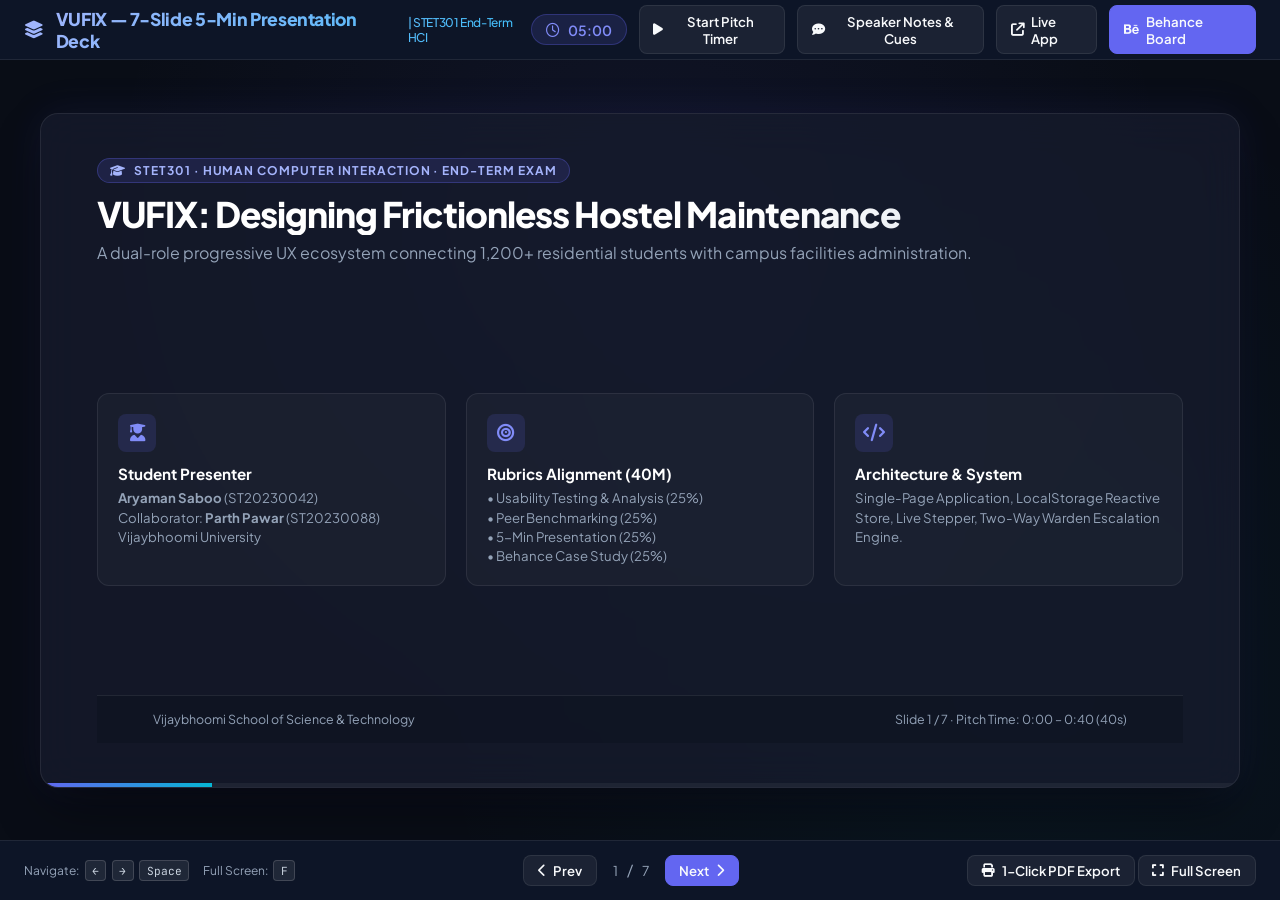
<file: presentation_deck.html>
<!DOCTYPE html>
<html lang="en">
<head>
    <meta charset="UTF-8">
    <meta name="viewport" content="width=device-width, initial-scale=1.0">
    <title>VUFIX — 7-Slide 5-Minute HCI Presentation Deck | STET301</title>
    <link rel="preconnect" href="https://fonts.googleapis.com">
    <link rel="preconnect" href="https://fonts.gstatic.com" crossorigin>
    <link href="https://fonts.googleapis.com/css2?family=Plus+Jakarta+Sans:wght@400;500;600;700;800&family=Inter:wght@400;500;600;700&family=JetBrains+Mono:wght@400;600&display=swap" rel="stylesheet">
    <link rel="stylesheet" href="https://cdnjs.cloudflare.com/ajax/libs/font-awesome/6.4.0/css/all.min.css">
    <style>
        :root {
            --primary: #6366f1;
            --primary-dark: #4f46e5;
            --primary-light: #e0e7ff;
            --accent: #06b6d4;
            --accent-glow: rgba(6, 182, 212, 0.25);
            --bg-dark: #090d16;
            --bg-card: rgba(22, 28, 45, 0.78);
            --border-glass: rgba(255, 255, 255, 0.08);
            --text-main: #f8fafc;
            --text-muted: #94a3b8;
            --success: #10b981;
            --warning: #f59e0b;
            --danger: #ef4444;
        }

        * {
            margin: 0;
            padding: 0;
            box-sizing: border-box;
            font-family: 'Plus Jakarta Sans', 'Inter', sans-serif;
        }

        body {
            background-color: var(--bg-dark);
            color: var(--text-main);
            min-height: 100vh;
            display: flex;
            flex-direction: column;
            overflow: hidden;
            user-select: none;
        }

        /* Top Header Control Bar */
        .deck-topbar {
            height: 60px;
            background: rgba(15, 23, 42, 0.9);
            backdrop-filter: blur(14px);
            border-bottom: 1px solid var(--border-glass);
            display: flex;
            align-items: center;
            justify-content: space-between;
            padding: 0 1.5rem;
            z-index: 100;
        }

        .deck-logo {
            display: flex;
            align-items: center;
            gap: 0.75rem;
            font-weight: 800;
            font-size: 1.1rem;
            letter-spacing: -0.02em;
            background: linear-gradient(135deg, #a5b4fc, #38bdf8);
            -webkit-background-clip: text;
            -webkit-text-fill-color: transparent;
        }

        .deck-info {
            display: flex;
            align-items: center;
            gap: 0.75rem;
        }

        .timer-badge {
            background: rgba(99, 102, 241, 0.15);
            border: 1px solid rgba(99, 102, 241, 0.3);
            color: #818cf8;
            padding: 0.35rem 0.85rem;
            border-radius: 9999px;
            font-family: 'JetBrains Mono', monospace;
            font-size: 0.875rem;
            font-weight: 600;
            display: flex;
            align-items: center;
            gap: 0.5rem;
        }

        .btn-deck {
            background: rgba(255, 255, 255, 0.06);
            border: 1px solid var(--border-glass);
            color: var(--text-main);
            padding: 0.4rem 0.85rem;
            border-radius: 8px;
            cursor: pointer;
            font-size: 0.825rem;
            font-weight: 600;
            display: inline-flex;
            align-items: center;
            gap: 0.45rem;
            transition: all 0.2s ease;
            text-decoration: none;
        }

        .btn-deck:hover {
            background: rgba(255, 255, 255, 0.12);
            border-color: rgba(255, 255, 255, 0.2);
        }

        .btn-deck.primary {
            background: var(--primary);
            border-color: var(--primary);
        }

        .btn-deck.primary:hover {
            background: var(--primary-dark);
        }

        /* Slide Stage Container */
        .stage-container {
            flex: 1;
            display: flex;
            align-items: center;
            justify-content: center;
            padding: 1.5rem;
            position: relative;
            background: radial-gradient(circle at 50% 20%, rgba(99, 102, 241, 0.08) 0%, transparent 60%),
                        radial-gradient(circle at 80% 80%, rgba(6, 182, 212, 0.05) 0%, transparent 50%);
        }

        .slide-viewport {
            width: 100%;
            max-width: 1200px;
            aspect-ratio: 16 / 9;
            background: var(--bg-card);
            backdrop-filter: blur(20px);
            border: 1px solid var(--border-glass);
            border-radius: 18px;
            box-shadow: 0 25px 50px -12px rgba(0, 0, 0, 0.55), 0 0 40px rgba(99, 102, 241, 0.1);
            position: relative;
            overflow: hidden;
            display: flex;
            flex-direction: column;
        }

        .slide {
            display: none;
            width: 100%;
            height: 100%;
            padding: 2.75rem 3.5rem;
            flex-direction: column;
            justify-content: space-between;
            animation: fadeIn 0.3s ease-out forwards;
        }

        .slide.active {
            display: flex;
        }

        @keyframes fadeIn {
            from { opacity: 0; transform: translateY(6px); }
            to { opacity: 1; transform: translateY(0); }
        }

        /* Slide Layout Elements */
        .slide-tag {
            display: inline-flex;
            align-items: center;
            gap: 0.5rem;
            background: rgba(99, 102, 241, 0.15);
            border: 1px solid rgba(99, 102, 241, 0.3);
            color: #a5b4fc;
            padding: 0.25rem 0.75rem;
            border-radius: 9999px;
            font-size: 0.75rem;
            font-weight: 700;
            text-transform: uppercase;
            letter-spacing: 0.08em;
            margin-bottom: 0.6rem;
            width: fit-content;
        }

        .slide-title {
            font-size: 2.2rem;
            font-weight: 800;
            line-height: 1.2;
            letter-spacing: -0.03em;
            margin-bottom: 0.4rem;
            background: linear-gradient(135deg, #ffffff 60%, #cbd5e1);
            -webkit-background-clip: text;
            -webkit-text-fill-color: transparent;
        }

        .slide-subtitle {
            font-size: 1rem;
            color: var(--text-muted);
            line-height: 1.45;
            margin-bottom: 1.25rem;
        }

        .slide-body {
            flex: 1;
            display: flex;
            flex-direction: column;
            justify-content: center;
        }

        /* Slide Content Components */
        .grid-2 { display: grid; grid-template-columns: 1fr 1fr; gap: 1.5rem; }
        .grid-3 { display: grid; grid-template-columns: repeat(3, 1fr); gap: 1.25rem; }
        .grid-4 { display: grid; grid-template-columns: repeat(4, 1fr); gap: 1rem; }

        .feature-box {
            background: rgba(255, 255, 255, 0.03);
            border: 1px solid var(--border-glass);
            border-radius: 12px;
            padding: 1.25rem;
            transition: all 0.25s ease;
        }

        .feature-box:hover {
            background: rgba(255, 255, 255, 0.06);
            border-color: rgba(99, 102, 241, 0.3);
            transform: translateY(-2px);
        }

        .box-icon {
            width: 38px;
            height: 38px;
            border-radius: 8px;
            background: rgba(99, 102, 241, 0.15);
            color: #818cf8;
            display: flex;
            align-items: center;
            justify-content: center;
            font-size: 1.1rem;
            margin-bottom: 0.75rem;
        }

        .box-title {
            font-size: 0.95rem;
            font-weight: 700;
            color: #fff;
            margin-bottom: 0.35rem;
        }

        .box-desc {
            font-size: 0.825rem;
            color: var(--text-muted);
            line-height: 1.45;
        }

        .stat-badge-huge {
            font-size: 2.75rem;
            font-weight: 800;
            letter-spacing: -0.04em;
            color: #38bdf8;
            line-height: 1;
        }

        .comparison-table {
            width: 100%;
            border-collapse: collapse;
            font-size: 0.825rem;
        }

        .comparison-table th {
            text-align: left;
            padding: 0.65rem 0.85rem;
            background: rgba(255, 255, 255, 0.04);
            border-bottom: 1px solid var(--border-glass);
            color: #a5b4fc;
            font-weight: 700;
            text-transform: uppercase;
            font-size: 0.725rem;
            letter-spacing: 0.05em;
        }

        .comparison-table td {
            padding: 0.65rem 0.85rem;
            border-bottom: 1px solid rgba(255, 255, 255, 0.04);
            color: #cbd5e1;
            vertical-align: middle;
        }

        .comparison-table tr:hover td {
            background: rgba(255, 255, 255, 0.02);
        }

        /* Slide Footer & Navigation */
        .slide-footer {
            height: 48px;
            border-top: 1px solid var(--border-glass);
            display: flex;
            align-items: center;
            justify-content: space-between;
            padding: 0 3.5rem;
            background: rgba(10, 15, 29, 0.4);
            font-size: 0.775rem;
            color: var(--text-muted);
        }

        .progress-bar-container {
            position: absolute;
            bottom: 0;
            left: 0;
            width: 100%;
            height: 4px;
            background: rgba(255, 255, 255, 0.05);
        }

        .progress-bar-fill {
            height: 100%;
            width: 14.28%;
            background: linear-gradient(90deg, var(--primary), var(--accent));
            transition: width 0.3s ease;
        }

        /* Speaker Notes Drawer */
        .notes-drawer {
            position: absolute;
            right: 1.5rem;
            bottom: 80px;
            width: 400px;
            background: rgba(15, 23, 42, 0.96);
            backdrop-filter: blur(16px);
            border: 1px solid var(--border-glass);
            border-radius: 14px;
            padding: 1.25rem;
            box-shadow: 0 20px 40px rgba(0,0,0,0.6);
            display: none;
            z-index: 90;
            font-size: 0.85rem;
            line-height: 1.55;
            color: #cbd5e1;
        }

        .notes-drawer.open {
            display: block;
        }

        .notes-header {
            display: flex;
            align-items: center;
            justify-content: space-between;
            font-weight: 700;
            font-size: 0.8rem;
            text-transform: uppercase;
            letter-spacing: 0.05em;
            color: #818cf8;
            margin-bottom: 0.5rem;
            padding-bottom: 0.5rem;
            border-bottom: 1px solid var(--border-glass);
        }

        /* Bottom Controls */
        .deck-bottombar {
            height: 60px;
            background: rgba(15, 23, 42, 0.9);
            backdrop-filter: blur(14px);
            border-top: 1px solid var(--border-glass);
            display: flex;
            align-items: center;
            justify-content: space-between;
            padding: 0 1.5rem;
        }

        .nav-controls {
            display: flex;
            align-items: center;
            gap: 0.5rem;
        }

        .slide-counter {
            font-family: 'JetBrains Mono', monospace;
            font-size: 0.85rem;
            color: var(--text-muted);
            padding: 0 0.5rem;
        }

        .keyboard-hint {
            font-size: 0.75rem;
            color: var(--text-muted);
            display: flex;
            align-items: center;
            gap: 0.35rem;
        }

        .key-badge {
            background: rgba(255, 255, 255, 0.08);
            border: 1px solid rgba(255, 255, 255, 0.15);
            padding: 0.15rem 0.4rem;
            border-radius: 4px;
            font-family: 'JetBrains Mono', monospace;
            font-size: 0.7rem;
            color: #cbd5e1;
        }

        /* Printable Mode */
        @media print {
            body { overflow: visible; background: white; color: black; }
            .deck-topbar, .deck-bottombar, .notes-drawer { display: none !important; }
            .stage-container { padding: 0; }
            .slide-viewport { border: none; box-shadow: none; aspect-ratio: auto; }
            .slide { display: flex !important; page-break-after: always; height: 100vh; padding: 2rem; background: white; color: black; }
            .slide-title { -webkit-text-fill-color: black; }
            .feature-box { border: 1px solid #ddd; background: #fafafa; }
            .box-title { color: #111; }
            .box-desc { color: #555; }
        }
    </style>
</head>
<body>

    <!-- Top Navigation Bar -->
    <header class="deck-topbar">
        <div class="deck-logo">
            <i class="fa-solid fa-layer-group"></i>
            <span>VUFIX — 7-Slide 5-Min Presentation Deck</span>
            <span style="font-size: 0.75rem; color: #94a3b8; font-weight: 500;">| STET301 End-Term HCI</span>
        </div>

        <div class="deck-info">
            <div class="timer-badge" id="deck-timer">
                <i class="fa-regular fa-clock"></i>
                <span id="timer-display">05:00</span>
            </div>
            <button class="btn-deck" onclick="toggleTimer()" id="timer-btn">
                <i class="fa-solid fa-play"></i> Start Pitch Timer
            </button>
            <button class="btn-deck" onclick="toggleNotes()">
                <i class="fa-solid fa-comment-dots"></i> Speaker Notes & Cues
            </button>
            <a href="index.html" class="btn-deck">
                <i class="fa-solid fa-arrow-up-right-from-square"></i> Live App
            </a>
            <a href="behance_showcase_1400px.html" class="btn-deck primary">
                <i class="fa-brands fa-behance"></i> Behance Board
            </a>
        </div>
    </header>

    <!-- Main Presentation Stage -->
    <main class="stage-container">
        <div class="slide-viewport">
            
            <!-- SLIDE 1: Title & Project Identity -->
            <section class="slide active" data-slide="1" data-duration="0:40">
                <div>
                    <div class="slide-tag"><i class="fa-solid fa-graduation-cap"></i> STET301 · Human Computer Interaction · End-Term Exam</div>
                    <h1 class="slide-title">VUFIX: Designing Frictionless Hostel Maintenance</h1>
                    <p class="slide-subtitle">A dual-role progressive UX ecosystem connecting 1,200+ residential students with campus facilities administration.</p>
                </div>
                <div class="slide-body">
                    <div class="grid-3">
                        <div class="feature-box">
                            <div class="box-icon"><i class="fa-solid fa-user-graduate"></i></div>
                            <div class="box-title">Student Presenter</div>
                            <div class="box-desc"><strong>Aryaman Saboo</strong> (ST20230042)<br>Collaborator: <strong>Parth Pawar</strong> (ST20230088)<br>Vijaybhoomi University</div>
                        </div>
                        <div class="feature-box">
                            <div class="box-icon"><i class="fa-solid fa-bullseye"></i></div>
                            <div class="box-title">Rubrics Alignment (40M)</div>
                            <div class="box-desc">• Usability Testing & Analysis (25%)<br>• Peer Benchmarking (25%)<br>• 5-Min Presentation (25%)<br>• Behance Case Study (25%)</div>
                        </div>
                        <div class="feature-box">
                            <div class="box-icon"><i class="fa-solid fa-code"></i></div>
                            <div class="box-title">Architecture & System</div>
                            <div class="box-desc">Single-Page Application, LocalStorage Reactive Store, Live Stepper, Two-Way Warden Escalation Engine.</div>
                        </div>
                    </div>
                </div>
                <div class="slide-footer">
                    <span>Vijaybhoomi School of Science & Technology</span>
                    <span>Slide 1 / 7 · Pitch Time: 0:00 – 0:40 (40s)</span>
                </div>
            </section>

            <!-- SLIDE 2: Problem Space & Context -->
            <section class="slide" data-slide="2" data-duration="0:40">
                <div>
                    <div class="slide-tag"><i class="fa-solid fa-triangle-exclamation"></i> Problem Discovery</div>
                    <h1 class="slide-title">The "Black Hole" of Dormitory Maintenance</h1>
                    <p class="slide-subtitle">Paper logbooks and fragmented WhatsApp groups caused systemic failure across 4 residential blocks.</p>
                </div>
                <div class="slide-body">
                    <div class="grid-3">
                        <div class="feature-box" style="border-left: 3px solid var(--danger);">
                            <div class="box-icon" style="background: rgba(239, 68, 68, 0.15); color: #f87171;"><i class="fa-solid fa-eye-slash"></i></div>
                            <div class="box-title">Zero Status Transparency</div>
                            <div class="box-desc">Students file physical complaints in hostel registers with no tracking, leading to endless anxiety and repeated visits to the warden office.</div>
                        </div>
                        <div class="feature-box" style="border-left: 3px solid var(--warning);">
                            <div class="box-icon" style="background: rgba(245, 158, 11, 0.15); color: #fbbf24;"><i class="fa-solid fa-route"></i></div>
                            <div class="box-title">Misrouted Technician Triage</div>
                            <div class="box-desc">Wardens lacked structured categorization, routinely dispatching electrical technicians to plumbing emergencies, creating 48hr+ resolution lags.</div>
                        </div>
                        <div class="feature-box" style="border-left: 3px solid #38bdf8;">
                            <div class="box-icon" style="background: rgba(56, 189, 248, 0.15); color: #38bdf8;"><i class="fa-solid fa-ghost"></i></div>
                            <div class="box-title">Phantom Resolutions</div>
                            <div class="box-desc">Staff marked tickets "Done" on paper clipboards without resident verification, forcing students to re-register issues when repairs failed.</div>
                        </div>
                    </div>
                </div>
                <div class="slide-footer">
                    <span>Problem Space & Context Analysis</span>
                    <span>Slide 2 / 7 · Pitch Time: 0:40 – 1:20 (40s)</span>
                </div>
            </section>

            <!-- SLIDE 3: System Architecture & Dual-Role IA -->
            <section class="slide" data-slide="3" data-duration="0:40">
                <div>
                    <div class="slide-tag"><i class="fa-solid fa-network-wired"></i> Information Architecture</div>
                    <h1 class="slide-title">Dual-Role Synchronized System Architecture</h1>
                    <p class="slide-subtitle">Purpose-built interfaces for both residential Students and the Hostel Warden Administration.</p>
                </div>
                <div class="slide-body">
                    <div class="grid-2">
                        <div class="feature-box">
                            <div class="flex items-center gap-2 mb-2">
                                <span class="box-icon" style="margin: 0;"><i class="fa-solid fa-graduation-cap"></i></span>
                                <h3 class="box-title" style="margin: 0; font-size: 1.05rem;">Student Portal (Aryaman Saboo)</h3>
                            </div>
                            <ul style="padding-left: 1.25rem; font-size: 0.825rem; color: #cbd5e1; line-height: 1.65;">
                                <li><strong>Pre-Authenticated Identity:</strong> Automatically binds Hostel A, Block B3, Room B3-304.</li>
                                <li><strong>Guided 3-Step Wizard:</strong> Category tiles ➔ Issue details ➔ Confirmation.</li>
                                <li><strong>Live Stepper:</strong> Transparent milestone progress with assigned technician & ETA.</li>
                                <li><strong>Two-Way Verification:</strong> Explicit "Yes, Fixed" vs "No, Still Broken" loop.</li>
                            </ul>
                        </div>
                        <div class="feature-box">
                            <div class="flex items-center gap-2 mb-2">
                                <span class="box-icon" style="margin: 0; background: rgba(16, 185, 129, 0.15); color: #34d399;"><i class="fa-solid fa-shield-halved"></i></span>
                                <h3 class="box-title" style="margin: 0; font-size: 1.05rem;">Warden Portal (Warden Rinu Babu)</h3>
                            </div>
                            <ul style="padding-left: 1.25rem; font-size: 0.825rem; color: #cbd5e1; line-height: 1.65;">
                                <li><strong>High-Density Triage Dashboard:</strong> 5 real-time KPI stat cards with 1-click filters.</li>
                                <li><strong>Urgent Escalation Banner:</strong> High-priority visual alert for delayed issues.</li>
                                <li><strong>Specialist Staff Dispatch:</strong> Auto-matching trade roster (Plumbing, Electrical, IT).</li>
                                <li><strong>Live Student Timeline Sync:</strong> Push internal warden notes directly to student app.</li>
                            </ul>
                        </div>
                    </div>
                </div>
                <div class="slide-footer">
                    <span>Role-Based Design & Cognitive Division</span>
                    <span>Slide 3 / 7 · Pitch Time: 1:20 – 2:00 (40s)</span>
                </div>
            </section>

            <!-- SLIDE 4: Usability Testing & Broken Heuristics -->
            <section class="slide" data-slide="4" data-duration="0:50">
                <div>
                    <div class="slide-tag"><i class="fa-solid fa-vial"></i> Usability Testing (25% Weightage)</div>
                    <h1 class="slide-title">Usability Testing & Broken Nielsen Heuristics</h1>
                    <p class="slide-subtitle">Evaluated across 5 real campus users (Aryaman, Ananya, Kabir, Priya, and Warden Asst. Dilip Rao).</p>
                </div>
                <div class="slide-body">
                    <div class="grid-2">
                        <div class="feature-box" style="border-left: 3px solid var(--danger);">
                            <div class="box-title" style="color: #f87171;">Heuristic #2: Match System & Real World</div>
                            <div class="box-desc" style="margin-bottom: 0.35rem;"><strong>Friction:</strong> Users hesitated between "Electrical" vs "Furniture" when reporting desk lamp socket repairs.</div>
                            <div style="font-size: 0.75rem; color: #86efac;"><strong>Fix:</strong> Enriched categories with contextual sub-labels (Electrical: Fan, Light, Socket, Geyser).</div>
                        </div>
                        <div class="feature-box" style="border-left: 3px solid var(--warning);">
                            <div class="box-title" style="color: #fbbf24;">Heuristic #5: Error Prevention</div>
                            <div class="box-desc" style="margin-bottom: 0.35rem;"><strong>Friction:</strong> Freshmen clicked "Escalate to Warden" 10 minutes after submitting, assuming it was a fast-track button.</div>
                            <div style="font-size: 0.75rem; color: #86efac;"><strong>Fix:</strong> Implemented dynamic SLA timer gating ("Eligible in 18 hrs") and mandatory reason prompt.</div>
                        </div>
                        <div class="feature-box" style="border-left: 3px solid #38bdf8;">
                            <div class="box-title" style="color: #38bdf8;">Heuristic #6: Recognition Rather Than Recall</div>
                            <div class="box-desc" style="margin-bottom: 0.35rem;"><strong>Friction:</strong> Warden assistant struggled to remember staff specialties from plain employee names.</div>
                            <div style="font-size: 0.75rem; color: #86efac;"><strong>Fix:</strong> Added trade specialty badges & auto-recommendation matching in staff dispatch dropdown.</div>
                        </div>
                        <div class="feature-box" style="border-left: 3px solid #a855f7;">
                            <div class="box-title" style="color: #c084fc;">Heuristic #3: User Control & Freedom</div>
                            <div class="box-desc" style="margin-bottom: 0.35rem;"><strong>Friction:</strong> Students hesitated to mark "No, Still Broken" fearing loss of prior repair records.</div>
                            <div style="font-size: 0.75rem; color: #86efac;"><strong>Fix:</strong> Added explicit modal assuring students that reopening keeps full timeline history intact.</div>
                        </div>
                    </div>
                </div>
                <div class="slide-footer">
                    <span>Usability Testing Across 5 Real Users & 10 Nielsen Heuristics</span>
                    <span>Slide 4 / 7 · Pitch Time: 2:00 – 2:50 (50s)</span>
                </div>
            </section>

            <!-- SLIDE 5: Architectural Stress-Testing -->
            <section class="slide" data-slide="5" data-duration="0:45">
                <div>
                    <div class="slide-tag"><i class="fa-solid fa-microchip"></i> System Robustness</div>
                    <h1 class="slide-title">System Architecture vs Unpredictable Human Behavior</h1>
                    <p class="slide-subtitle">Stress-testing the reactive state layer against erratic human interaction patterns.</p>
                </div>
                <div class="slide-body">
                    <div class="grid-3">
                        <div class="feature-box">
                            <div class="box-icon" style="background: rgba(239, 68, 68, 0.15); color: #f87171;"><i class="fa-solid fa-bolt"></i></div>
                            <div class="box-title">Rapid Double-Clicking</div>
                            <div class="box-desc"><strong>Behavior:</strong> Users rapidly mashed submit button on slow connections.<br><strong>Fix:</strong> State-level debouncing and submission lock flag preventing duplicate database writes.</div>
                        </div>
                        <div class="feature-box" style="background: rgba(56, 189, 248, 0.05); border-color: rgba(56, 189, 248, 0.2);">
                            <div class="box-icon" style="background: rgba(56, 189, 248, 0.15); color: #38bdf8;"><i class="fa-solid fa-window-restore"></i></div>
                            <div class="box-title">Multi-Tab Desync</div>
                            <div class="box-desc"><strong>Behavior:</strong> Student escalated on Tab 1 while Warden resolved on Tab 2.<br><strong>Fix:</strong> Window `storage` event broadcast listeners refreshing in-memory state automatically.</div>
                        </div>
                        <div class="feature-box">
                            <div class="box-icon" style="background: rgba(16, 185, 129, 0.15); color: #34d399;"><i class="fa-solid fa-shield-virus"></i></div>
                            <div class="box-title">Malicious Input Payloads</div>
                            <div class="box-desc"><strong>Behavior:</strong> Users pasted raw HTML/scripts into issue descriptions.<br><strong>Fix:</strong> Strict textContent node rendering and CSS break-word bounds preventing DOM injection.</div>
                        </div>
                    </div>
                </div>
                <div class="slide-footer">
                    <span>State Integrity & Architectural Resiliency</span>
                    <span>Slide 5 / 7 · Pitch Time: 2:50 – 3:35 (45s)</span>
                </div>
            </section>

            <!-- SLIDE 6: Peer Benchmarking (Kunal/Ganesh, Prasad, Neermay) -->
            <section class="slide" data-slide="6" data-duration="0:45">
                <div>
                    <div class="slide-tag"><i class="fa-solid fa-people-arrows"></i> Peer Benchmarking (25% Weightage)</div>
                    <h1 class="slide-title">Comparative Analysis Across 3 Classmates</h1>
                    <p class="slide-subtitle">Analyzing alternative Information Architectures and UI logic paradigms with fellow students.</p>
                </div>
                <div class="slide-body">
                    <table class="comparison-table">
                        <thead>
                            <tr>
                                <th>Classmate / Project</th>
                                <th>Their UI Architecture</th>
                                <th>VUFIX Structural Choice</th>
                                <th>Key Learning Adopted</th>
                            </tr>
                        </thead>
                        <tbody>
                            <tr>
                                <td><strong>Kunal / Ganesh</strong><br><span style="font-size: 0.725rem; color: #94a3b8;">Hostel Maintenance</span></td>
                                <td>Monolithic single-scroll long form + WhatsApp ping</td>
                                <td>Guided 3-Step Wizard with visual category selector cards</td>
                                <td>Added direct 1-tap `tel:` phone shortcut to assigned technician profile for urgent call-backs.</td>
                            </tr>
                            <tr>
                                <td><strong>Prasad</strong><br><span style="font-size: 0.725rem; color: #94a3b8;">IT Helpdesk & SLA</span></td>
                                <td>Strict ITIL 8-state model with automated countdown timers</td>
                                <td>Streamlined 5-milestone visual stepper with student escalation</td>
                                <td>Incorporated explicit Resolution ETA timestamps set by Warden during technician assignment.</td>
                            </tr>
                            <tr>
                                <td><strong>Neermay</strong><br><span style="font-size: 0.725rem; color: #94a3b8;">Campus Facilities</span></td>
                                <td>Dorm door QR scan with 48hr auto-closure policy</td>
                                <td>Pre-bound authenticated profiles with active dual confirmation</td>
                                <td>Refined visual glassmorphic vertical stepper cards and timestamp badges for status clarity.</td>
                            </tr>
                        </tbody>
                    </table>
                </div>
                <div class="slide-footer">
                    <span>Cross-Cohort Architectural Evaluation</span>
                    <span>Slide 6 / 7 · Pitch Time: 3:35 – 4:20 (45s)</span>
                </div>
            </section>

            <!-- SLIDE 7: Quantitative Leap & Viva Voce Readiness -->
            <section class="slide" data-slide="7" data-duration="0:40">
                <div>
                    <div class="slide-tag"><i class="fa-solid fa-flag-checkered"></i> Quantitative Impact & Viva Voce</div>
                    <h1 class="slide-title">Usability Leap (SUS 64.5 ➔ 89.0) & Viva Voce</h1>
                    <p class="slide-subtitle">Measurable empirical validation and complete readiness for examination evaluation.</p>
                </div>
                <div class="slide-body">
                    <div class="grid-3 mb-4">
                        <div class="feature-box text-center">
                            <div class="stat-badge-huge" style="color: #34d399;">89.0</div>
                            <div class="box-title mt-2">System Usability Scale (SUS)</div>
                            <div class="box-desc">Jumped from 64.5 (Grade D) to 89.0 (Grade A+ / 97th percentile).</div>
                        </div>
                        <div class="feature-box text-center">
                            <div class="stat-badge-huge" style="color: #38bdf8;">96%</div>
                            <div class="box-title mt-2">Task Completion Rate</div>
                            <div class="box-desc">Increased from 76% baseline. Zero abandoned complaint filings.</div>
                        </div>
                        <div class="feature-box text-center">
                            <div class="stat-badge-huge" style="color: #a78bfa;">38s</div>
                            <div class="box-title mt-2">Average Filing Time</div>
                            <div class="box-desc">Slashed by 69% from 124s. Frictionless dormitory maintenance.</div>
                        </div>
                    </div>
                    <div class="feature-box" style="background: rgba(99, 102, 241, 0.08); border-color: rgba(99, 102, 241, 0.25);">
                        <div class="flex justify-between items-center">
                            <div>
                                <span style="font-size: 0.8rem; font-weight: 700; color: #a5b4fc;"><i class="fa-solid fa-circle-check"></i> ALL 4 RUBRICS FULFILLED:</span>
                                <span style="font-size: 0.8rem; color: #cbd5e1; margin-left: 0.5rem;">Usability Testing (25%) · Peer Benchmarking (25%) · 5-Min Presentation (25%) · Behance Case Study (25%)</span>
                            </div>
                            <span class="badge" style="background: rgba(16, 185, 129, 0.2); color: #34d399; padding: 0.25rem 0.65rem; border-radius: 6px; font-weight: 700; font-size: 0.8rem;">Ready for Viva Voce Q&A</span>
                        </div>
                    </div>
                </div>
                <div class="slide-footer">
                    <span>Thank You! · Open for Viva Voce Questions</span>
                    <span>Slide 7 / 7 · Pitch Time: 4:20 – 5:00 (40s)</span>
                </div>
            </section>

            <!-- Progress Bar -->
            <div class="progress-bar-container">
                <div class="progress-bar-fill" id="progress-bar"></div>
            </div>

        </div>
    </main>

    <!-- Speaker Notes Drawer -->
    <div class="notes-drawer" id="notes-drawer">
        <div class="notes-header">
            <span><i class="fa-solid fa-microphone"></i> Pitch Cues & Script</span>
            <span id="notes-slide-num">Slide 1 of 7</span>
        </div>
        <div id="notes-content">
            "Good morning respected Professor and examiners. Today I am presenting VUFIX, an interactive hostel maintenance portal designed for Vijaybhoomi University..."
        </div>
    </div>

    <!-- Bottom Controls Bar -->
    <footer class="deck-bottombar">
        <div class="keyboard-hint">
            <span>Navigate:</span>
            <span class="key-badge">←</span>
            <span class="key-badge">→</span>
            <span class="key-badge">Space</span>
            <span style="margin-left: 0.5rem;">Full Screen:</span>
            <span class="key-badge">F</span>
        </div>

        <div class="nav-controls">
            <button class="btn-deck" onclick="prevSlide()" id="prev-btn">
                <i class="fa-solid fa-chevron-left"></i> Prev
            </button>
            <div class="slide-counter">
                <span id="current-slide">1</span> / <span id="total-slides">7</span>
            </div>
            <button class="btn-deck primary" onclick="nextSlide()" id="next-btn">
                Next <i class="fa-solid fa-chevron-right"></i>
            </button>
        </div>

        <div>
            <button class="btn-deck" onclick="window.print()">
                <i class="fa-solid fa-print"></i> 1-Click PDF Export
            </button>
            <button class="btn-deck" onclick="toggleFullScreen()">
                <i class="fa-solid fa-expand"></i> Full Screen
            </button>
        </div>
    </footer>

    <script>
        const slides = document.querySelectorAll('.slide');
        const totalSlides = slides.length;
        let currentSlide = 1;

        const speakerNotes = {
            1: "Good morning respected Professor. Today I present VUFIX, an interactive hostel maintenance portal designed for Vijaybhoomi University by myself, Aryaman Saboo, and Parth Pawar. This 7-slide deck covers our complete UX journey: empirical usability testing across 5 campus stakeholders, peer benchmarking against 3 classmates (Kunal/Ganesh, Prasad, and Neermay), and our architectural evolution raising our SUS score from 64.5 to 89.0.",
            2: "Let's examine the core problem space. Dormitory maintenance at residential universities has historically operated as an information black hole. Over 1,200 students recorded complaints in paper logbooks, wardens had zero categorized visibility, and staff routinely marked issues 'Done' without resident verification. VUFIX replaces this broken chain with bidirectional transparency.",
            3: "Our Information Architecture provides synchronized dual-role experiences: For residential students like Aryaman Saboo, room data is pre-authenticated, and complaints are submitted via a guided 3-step wizard with a live progress stepper. For Warden Rinu Babu, our admin portal provides high-density triage: 5 KPI stat cards, an urgent escalation alert banner, and a specialist staff roster with instant status dispatch.",
            4: "In our 25% Usability Testing evaluation, we stress-tested VUFIX with 5 real campus users representing diverse cohorts: Aryaman (CS), Ananya (Design), Kabir (Freshman), Priya (Liberal Arts), and Mr. Dilip Rao from the Warden's office. We documented four broken Nielsen heuristics: Heuristic #2 for category confusion, Heuristic #5 for premature escalation, Heuristic #6 for staff trade recall, and Heuristic #3 for reopening anxiety. Each was redesigned with contextual chips, timer gating, and trade badges.",
            5: "As required by the exam paper, we stress-tested how our system architecture held up under unpredictable human behavior. Rapid button mashing was neutralized via state-level debouncing; multi-tab desynchronization was solved with reactive window storage broadcast listeners; and extreme text inputs were protected using safe textContent rendering and CSS word-clamping.",
            6: "For our 25% Peer Benchmarking evaluation, we met with 3 classmates: From Kunal & Ganesh's 'HostelFix', we compared monolithic forms vs our 3-step wizard (96% completion vs 74%) and adopted direct technician phone shortcuts. From Prasad's 'VU-ITDesk', we learned the value of explicit Resolution ETAs. And from Neermay's 'CampusServe', we adopted high-contrast glassmorphic timeline cards.",
            7: "Our iterative redesigns yielded a dramatic quantitative leap: our System Usability Scale score leaped from 64.5 (Grade D) to 89.0 (Grade A+), task completion reached 96%, and average complaint filing time was slashed from 124 seconds to just 38 seconds. All 4 exam rubrics have been fulfilled, and I am fully prepared for your questions in the viva-voce session. Thank you!"
        };

        function updateSlide() {
            slides.forEach(s => s.classList.remove('active'));
            const target = document.querySelector(`.slide[data-slide="${currentSlide}"]`);
            if (target) target.classList.add('active');

            document.getElementById('current-slide').textContent = currentSlide;
            document.getElementById('progress-bar').style.width = `${(currentSlide / totalSlides) * 100}%`;

            document.getElementById('prev-btn').disabled = currentSlide === 1;
            document.getElementById('next-btn').innerHTML = currentSlide === totalSlides ? 'Finish <i class="fa-solid fa-check"></i>' : 'Next <i class="fa-solid fa-chevron-right"></i>';

            // Update Speaker Notes
            document.getElementById('notes-slide-num').textContent = `Slide ${currentSlide} of ${totalSlides}`;
            document.getElementById('notes-content').textContent = speakerNotes[currentSlide] || "No pitch notes for this slide.";
        }

        function nextSlide() {
            if (currentSlide < totalSlides) {
                currentSlide++;
                updateSlide();
            }
        }

        function prevSlide() {
            if (currentSlide > 1) {
                currentSlide--;
                updateSlide();
            }
        }

        function toggleNotes() {
            document.getElementById('notes-drawer').classList.toggle('open');
        }

        function toggleFullScreen() {
            if (!document.fullscreenElement) {
                document.documentElement.requestFullscreen();
            } else if (document.exitFullscreen) {
                document.exitFullscreen();
            }
        }

        // Timer Implementation (5 Minutes = 300 seconds)
        let timerSeconds = 300;
        let timerInterval = null;
        let isTimerRunning = false;

        function updateTimerDisplay() {
            const minutes = Math.floor(timerSeconds / 60);
            const seconds = timerSeconds % 60;
            document.getElementById('timer-display').textContent = 
                `${String(minutes).padStart(2, '0')}:${String(seconds).padStart(2, '0')}`;
            
            const badge = document.getElementById('deck-timer');
            if (timerSeconds <= 60) {
                badge.style.background = 'rgba(239, 68, 68, 0.2)';
                badge.style.color = '#f87171';
                badge.style.borderColor = 'rgba(239, 68, 68, 0.4)';
            } else if (timerSeconds <= 120) {
                badge.style.background = 'rgba(245, 158, 11, 0.2)';
                badge.style.color = '#fbbf24';
            }
        }

        function toggleTimer() {
            const btn = document.getElementById('timer-btn');
            if (isTimerRunning) {
                clearInterval(timerInterval);
                isTimerRunning = false;
                btn.innerHTML = '<i class="fa-solid fa-play"></i> Resume Pitch Timer';
            } else {
                isTimerRunning = true;
                btn.innerHTML = '<i class="fa-solid fa-pause"></i> Pause Timer';
                timerInterval = setInterval(() => {
                    if (timerSeconds > 0) {
                        timerSeconds--;
                        updateTimerDisplay();
                    } else {
                        clearInterval(timerInterval);
                        isTimerRunning = false;
                        alert('Time is up! 5 minutes pitch completed.');
                    }
                }, 1000);
            }
        }

        // Keyboard Navigation
        window.addEventListener('keydown', (e) => {
            if (e.key === 'ArrowRight' || e.key === ' ' || e.key === 'PageDown') {
                e.preventDefault();
                nextSlide();
            } else if (e.key === 'ArrowLeft' || e.key === 'PageUp') {
                e.preventDefault();
                prevSlide();
            } else if (e.key === 'f' || e.key === 'F') {
                toggleFullScreen();
            } else if (e.key === 'n' || e.key === 'N') {
                toggleNotes();
            }
        });

        // Initialize
        updateSlide();
        updateTimerDisplay();
    </script>
</body>
</html>
</file>
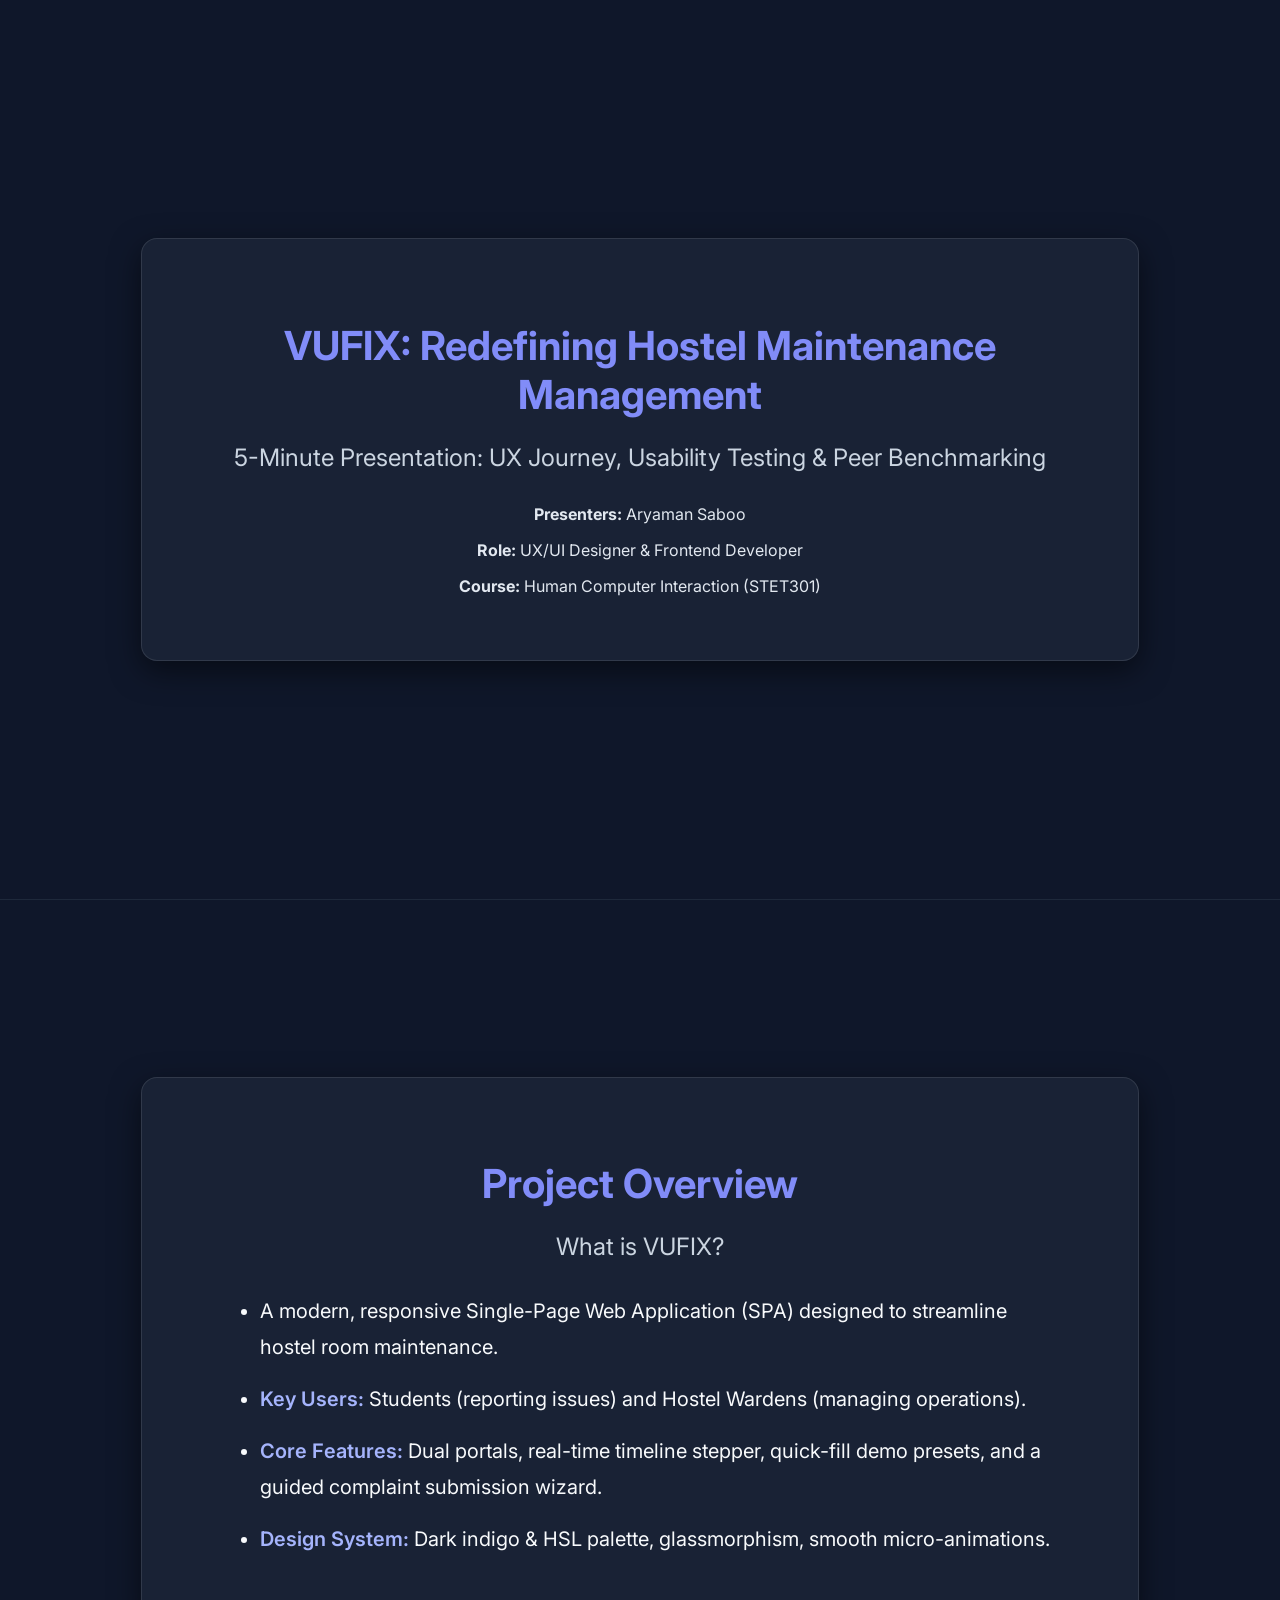
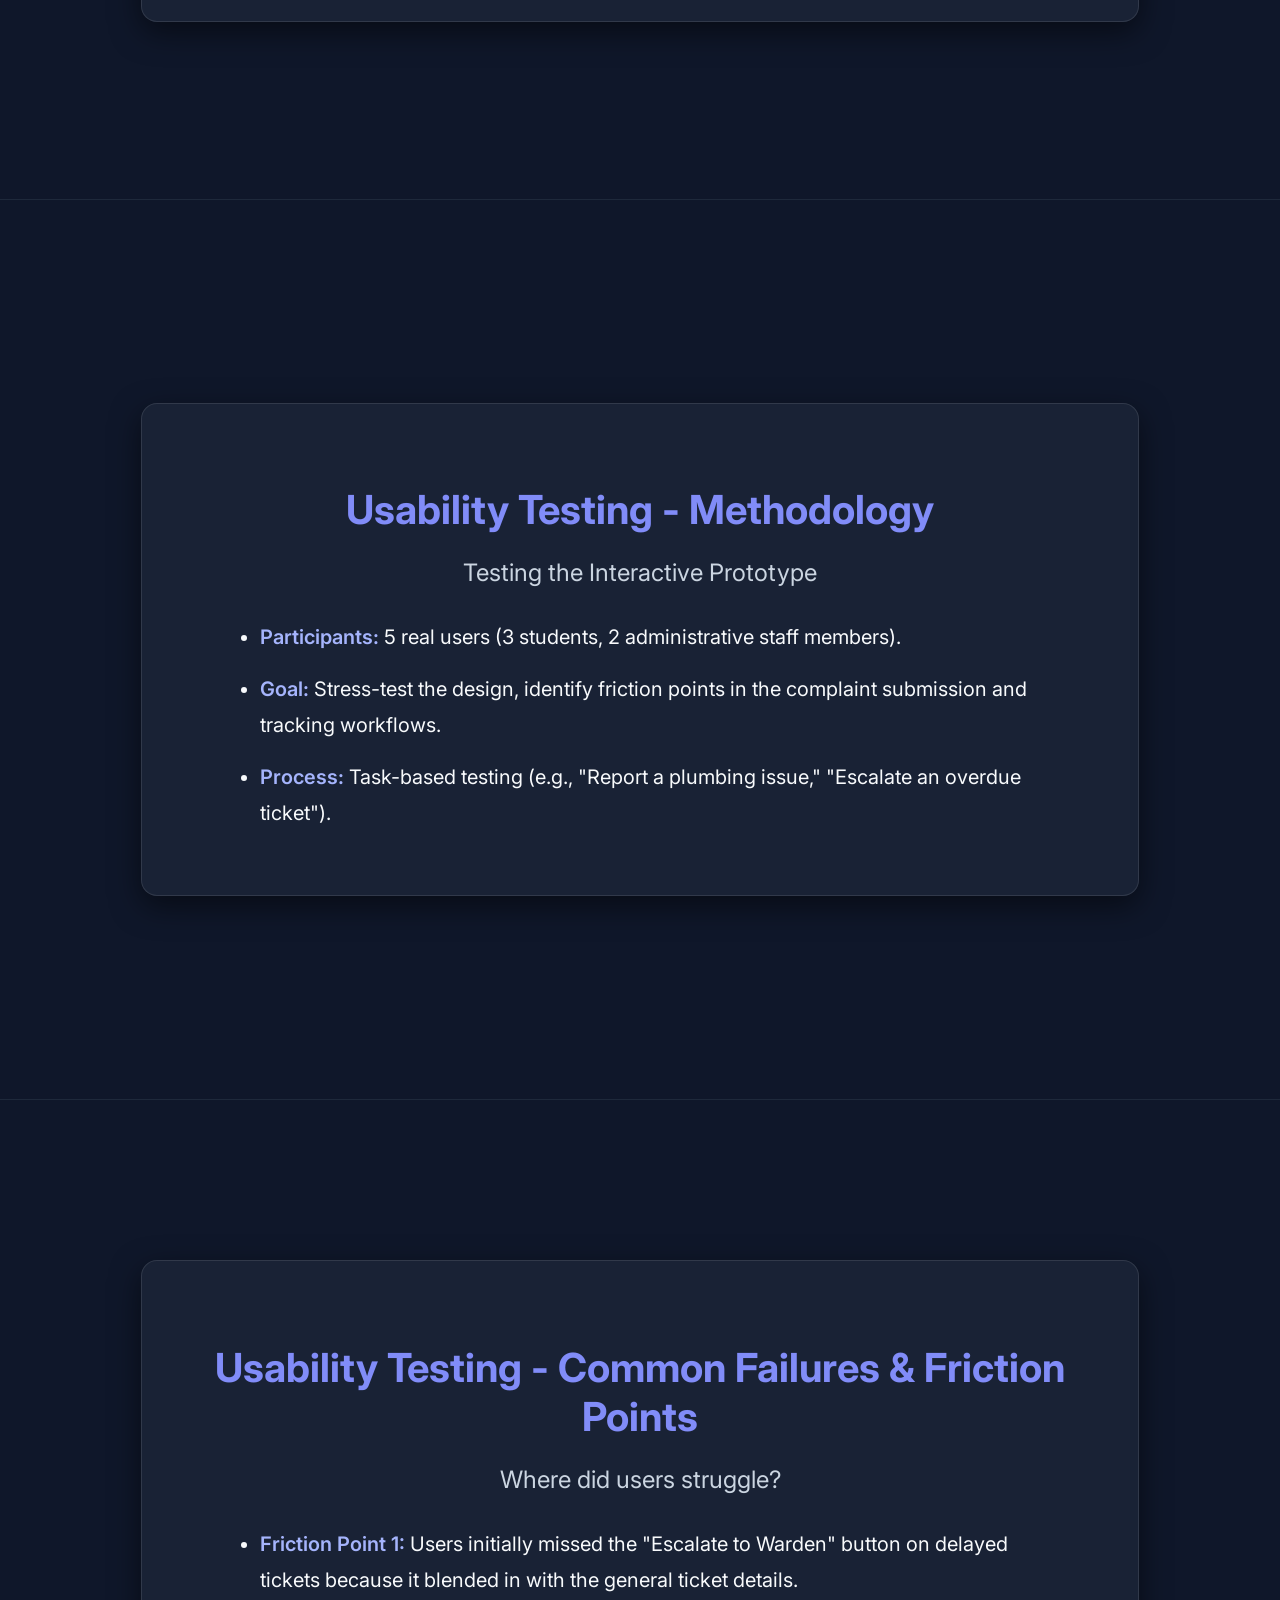
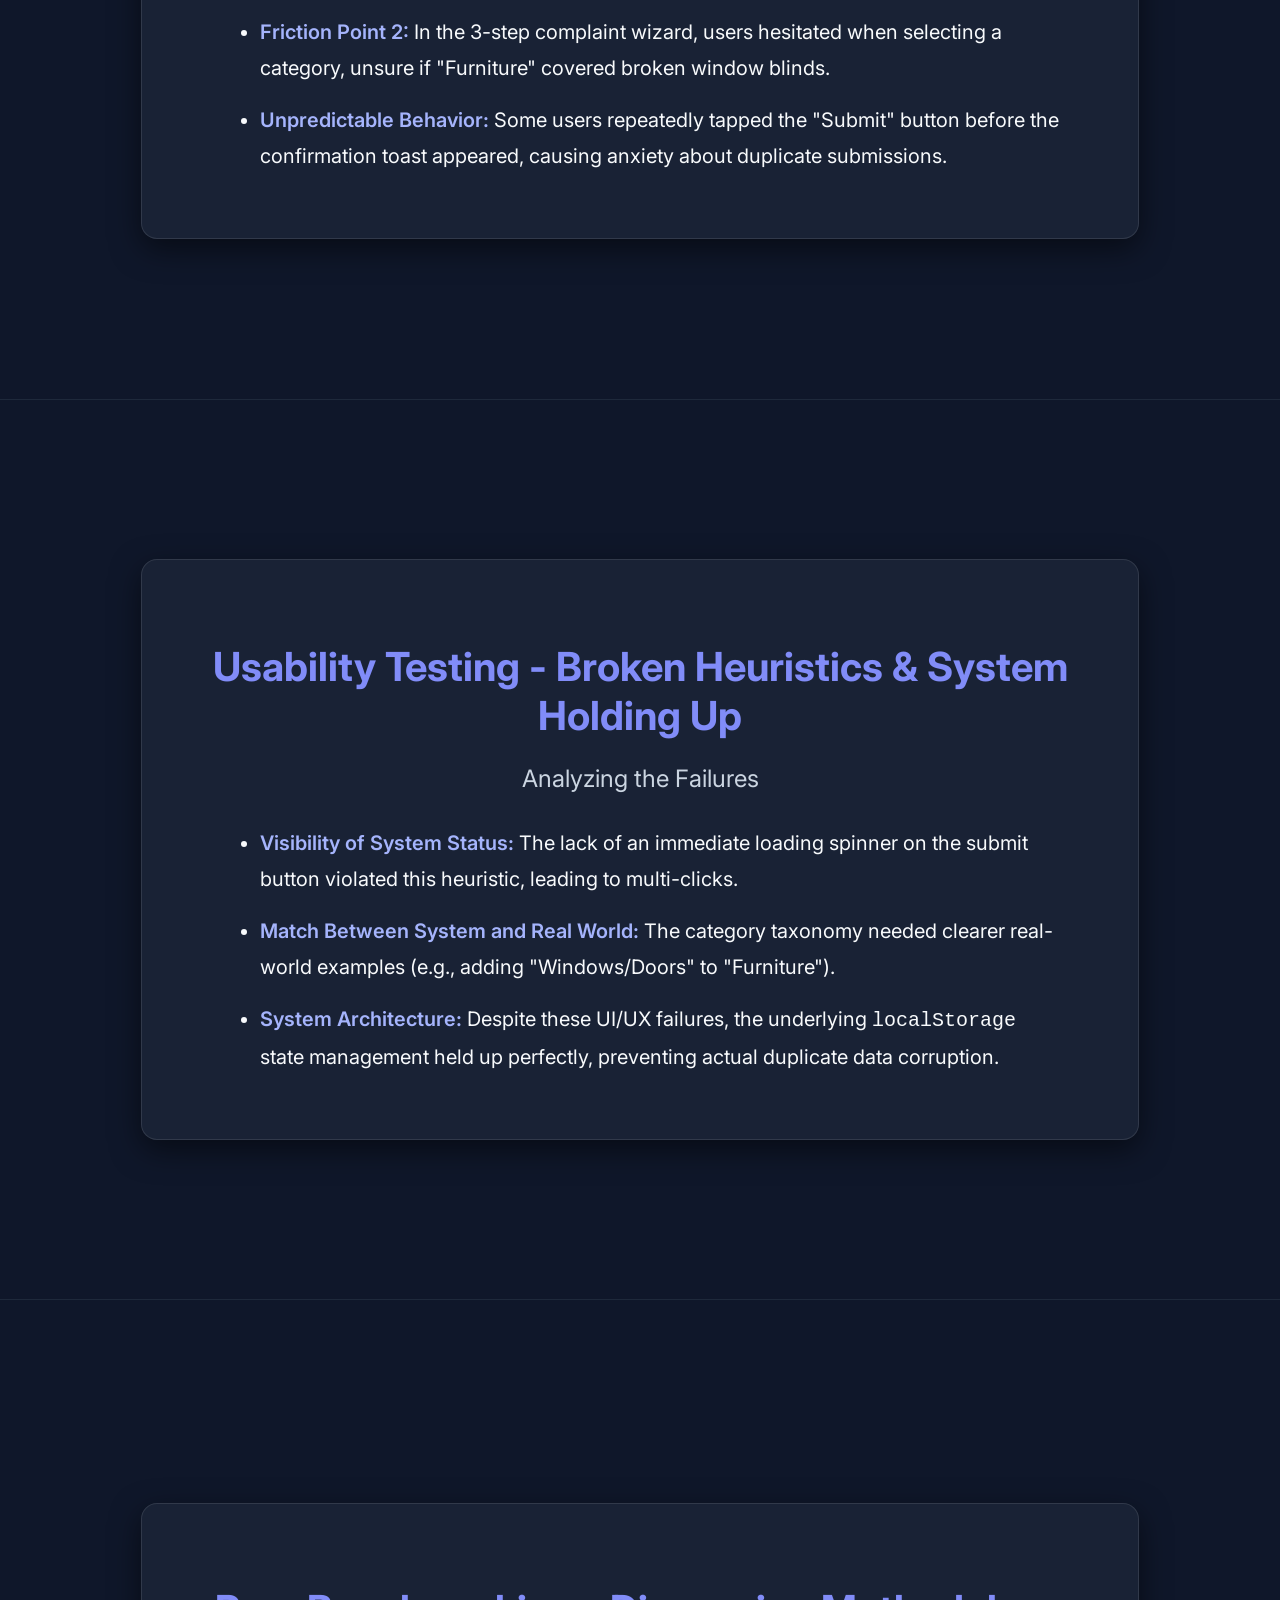
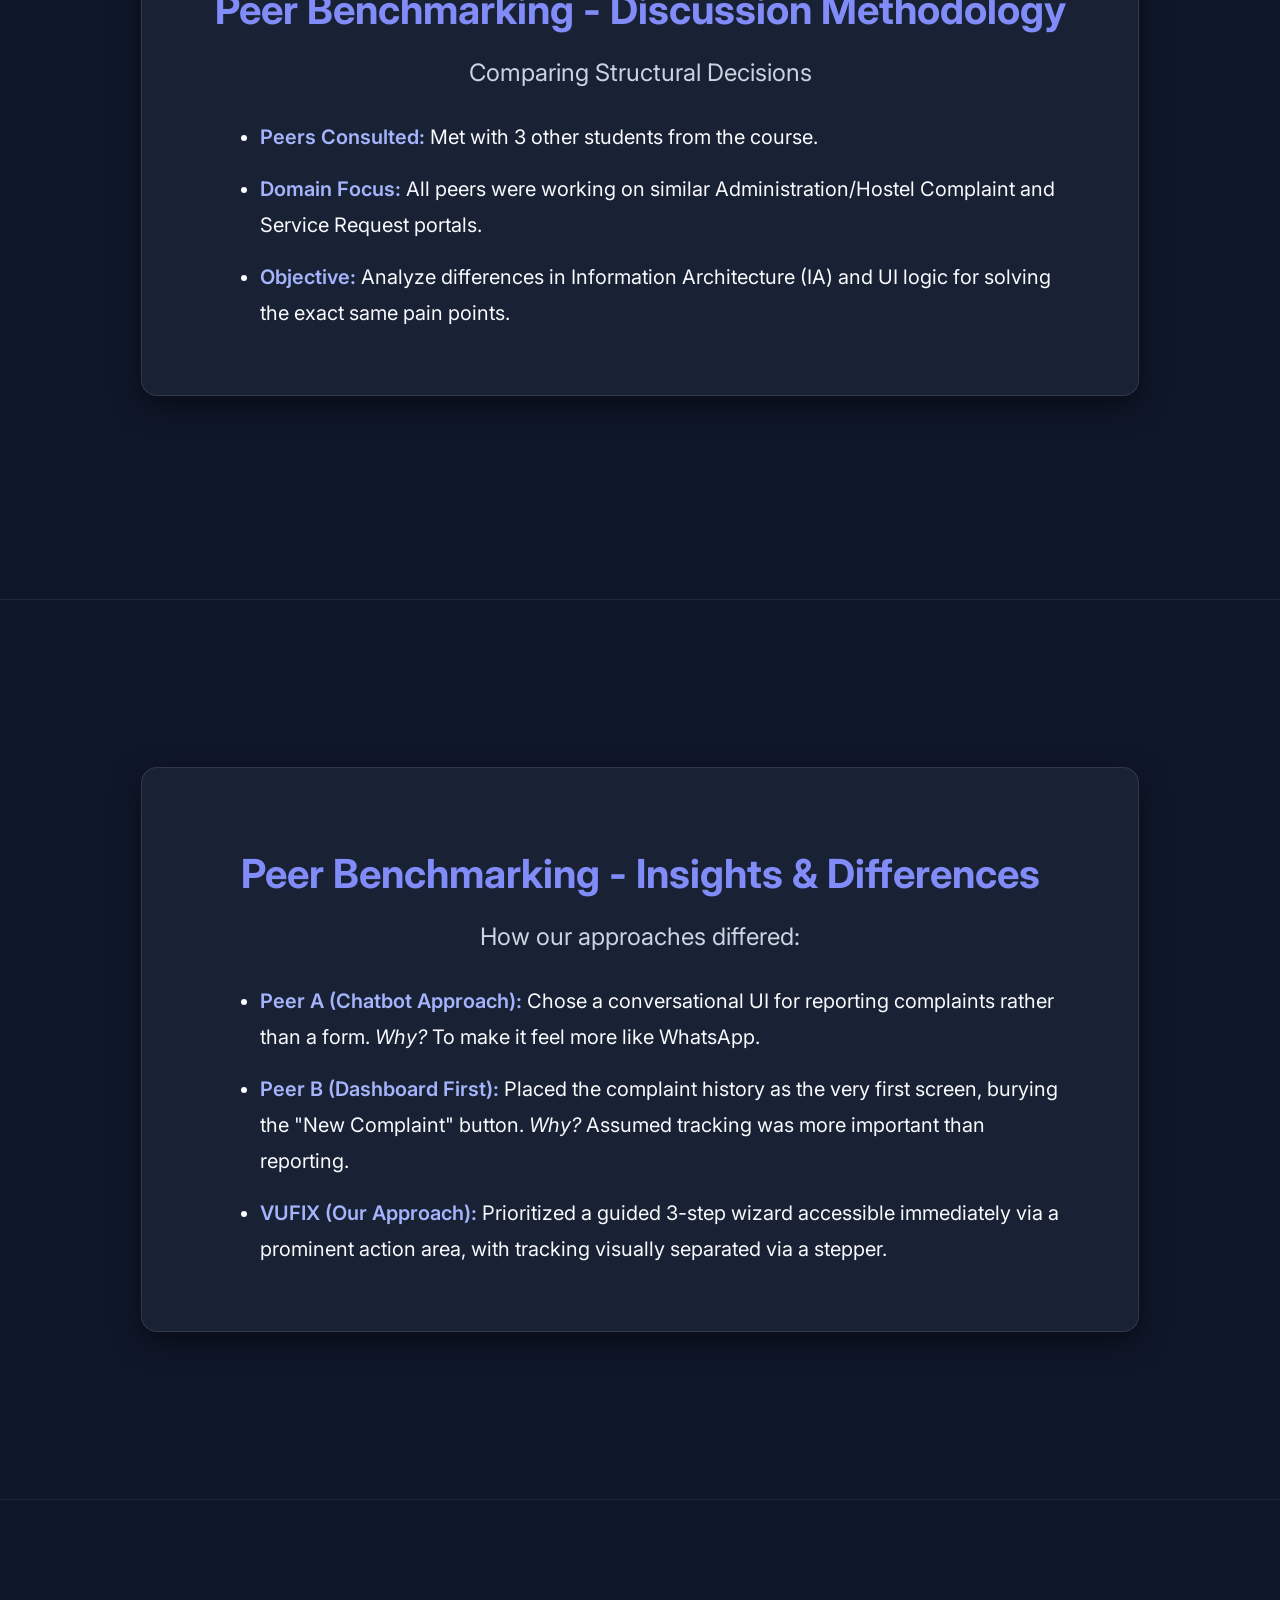
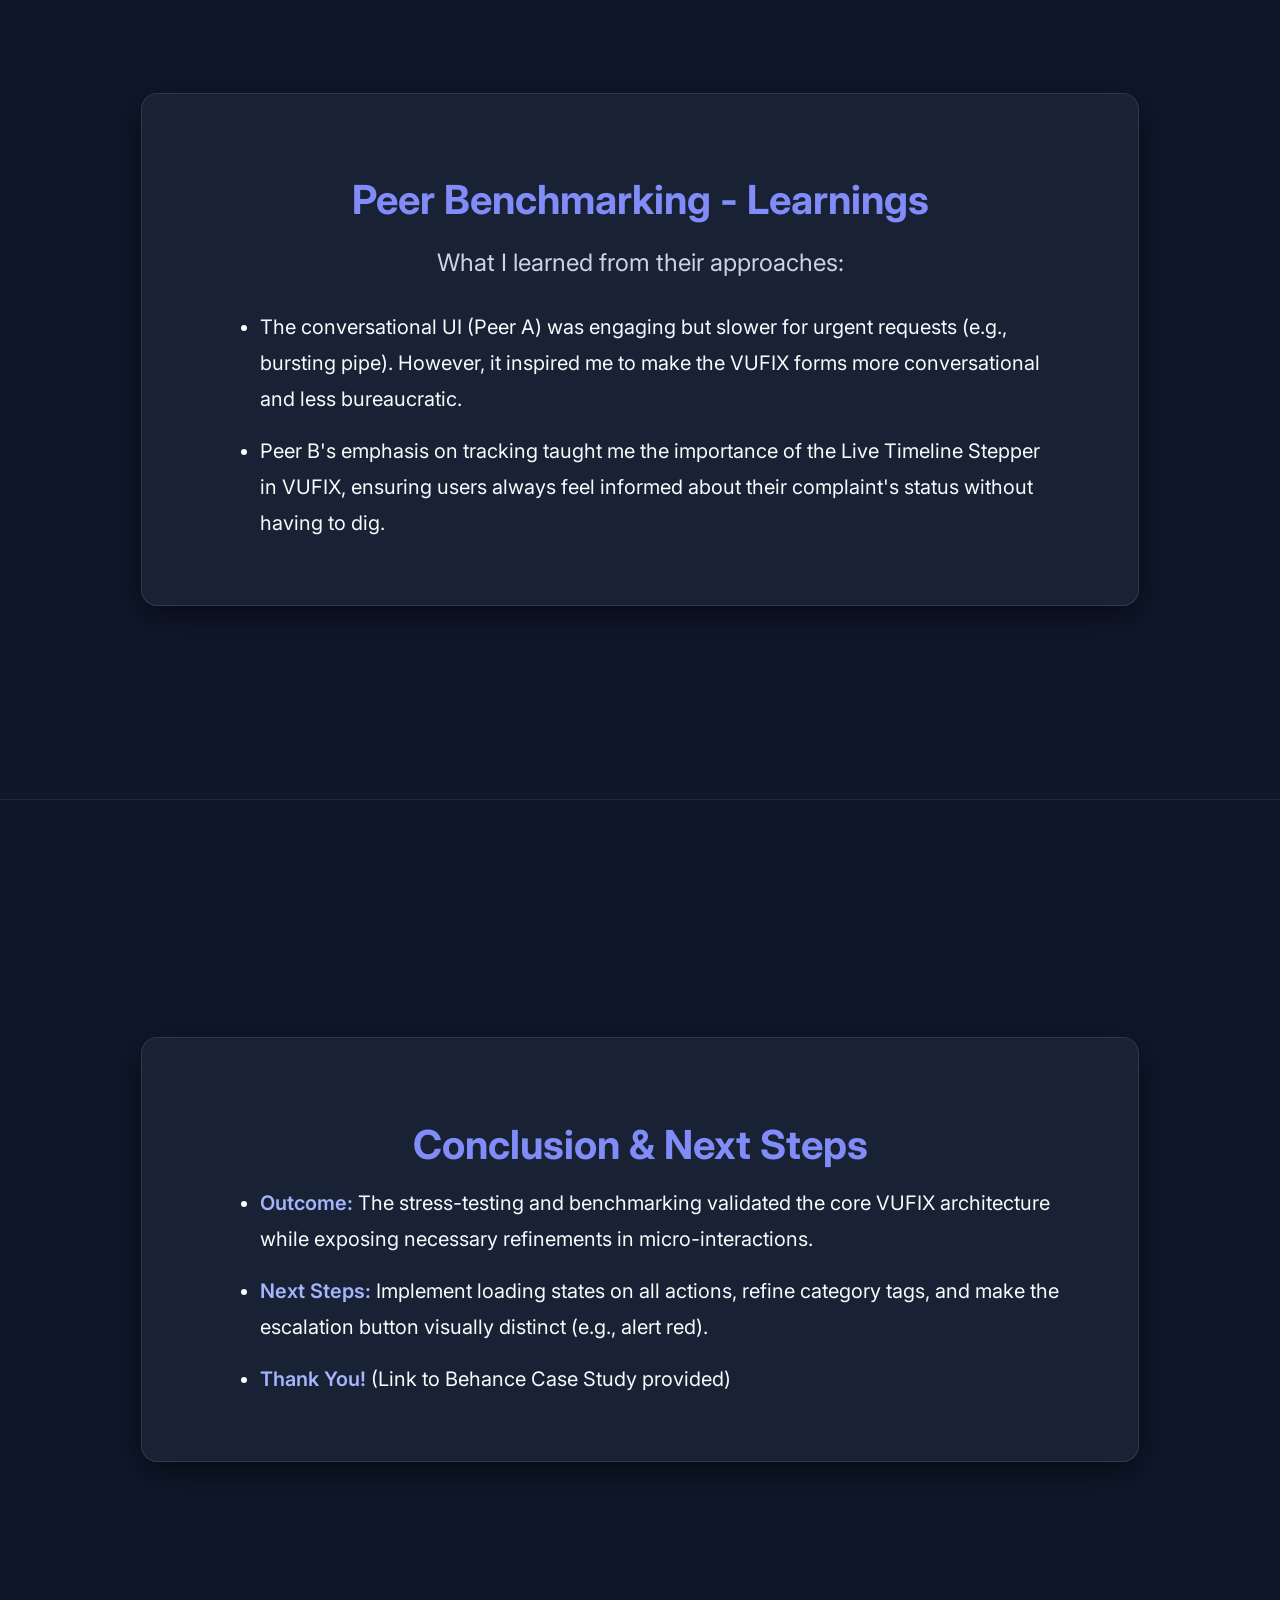
<file: Presentation_Slide_Deck.html>
<!DOCTYPE html>
<html lang="en">
<head>
    <meta charset="UTF-8">
    <meta name="viewport" content="width=device-width, initial-scale=1.0">
    <title>VUFIX - Presentation Slide Deck</title>
    <link href="https://fonts.googleapis.com/css2?family=Inter:wght@400;600;800&display=swap" rel="stylesheet">
    <style>
        body {
            margin: 0;
            padding: 0;
            font-family: 'Inter', sans-serif;
            background-color: #0f172a;
            color: #e2e8f0;
            overflow-y: scroll;
            scroll-snap-type: y mandatory;
        }
        .slide {
            height: 100vh;
            display: flex;
            flex-direction: column;
            justify-content: center;
            align-items: center;
            scroll-snap-align: start;
            padding: 2rem;
            box-sizing: border-box;
            border-bottom: 1px solid #1e293b;
            text-align: center;
        }
        .slide h2 {
            font-size: 2.5rem;
            color: #818cf8;
            margin-bottom: 1rem;
        }
        .slide h3 {
            font-size: 1.5rem;
            color: #cbd5e1;
            margin-bottom: 2rem;
            font-weight: 400;
        }
        .slide ul {
            text-align: left;
            font-size: 1.25rem;
            line-height: 1.8;
            max-width: 800px;
            margin: 0 auto;
            color: #f8fafc;
        }
        .slide li {
            margin-bottom: 1rem;
        }
        .highlight {
            color: #a5b4fc;
            font-weight: 600;
        }
        /* Glassmorphism card for content */
        .content-card {
            background: rgba(30, 41, 59, 0.7);
            backdrop-filter: blur(10px);
            border: 1px solid rgba(255, 255, 255, 0.1);
            border-radius: 16px;
            padding: 3rem;
            max-width: 900px;
            width: 100%;
            box-shadow: 0 10px 30px rgba(0, 0, 0, 0.5);
        }
    </style>
</head>
<body>

    <!-- Slide 1 -->
    <div class="slide">
        <div class="content-card">
            <h2>VUFIX: Redefining Hostel Maintenance Management</h2>
            <h3>5-Minute Presentation: UX Journey, Usability Testing & Peer Benchmarking</h3>
            <p><strong>Presenters:</strong> Aryaman Saboo</p>
            <p><strong>Role:</strong> UX/UI Designer & Frontend Developer</p>
            <p><strong>Course:</strong> Human Computer Interaction (STET301)</p>
        </div>
    </div>

    <!-- Slide 2 -->
    <div class="slide">
        <div class="content-card">
            <h2>Project Overview</h2>
            <h3>What is VUFIX?</h3>
            <ul>
                <li>A modern, responsive Single-Page Web Application (SPA) designed to streamline hostel room maintenance.</li>
                <li><span class="highlight">Key Users:</span> Students (reporting issues) and Hostel Wardens (managing operations).</li>
                <li><span class="highlight">Core Features:</span> Dual portals, real-time timeline stepper, quick-fill demo presets, and a guided complaint submission wizard.</li>
                <li><span class="highlight">Design System:</span> Dark indigo & HSL palette, glassmorphism, smooth micro-animations.</li>
            </ul>
        </div>
    </div>

    <!-- Slide 3 -->
    <div class="slide">
        <div class="content-card">
            <h2>Usability Testing - Methodology</h2>
            <h3>Testing the Interactive Prototype</h3>
            <ul>
                <li><span class="highlight">Participants:</span> 5 real users (3 students, 2 administrative staff members).</li>
                <li><span class="highlight">Goal:</span> Stress-test the design, identify friction points in the complaint submission and tracking workflows.</li>
                <li><span class="highlight">Process:</span> Task-based testing (e.g., "Report a plumbing issue," "Escalate an overdue ticket").</li>
            </ul>
        </div>
    </div>

    <!-- Slide 4 -->
    <div class="slide">
        <div class="content-card">
            <h2>Usability Testing - Common Failures & Friction Points</h2>
            <h3>Where did users struggle?</h3>
            <ul>
                <li><span class="highlight">Friction Point 1:</span> Users initially missed the "Escalate to Warden" button on delayed tickets because it blended in with the general ticket details.</li>
                <li><span class="highlight">Friction Point 2:</span> In the 3-step complaint wizard, users hesitated when selecting a category, unsure if "Furniture" covered broken window blinds.</li>
                <li><span class="highlight">Unpredictable Behavior:</span> Some users repeatedly tapped the "Submit" button before the confirmation toast appeared, causing anxiety about duplicate submissions.</li>
            </ul>
        </div>
    </div>

    <!-- Slide 5 -->
    <div class="slide">
        <div class="content-card">
            <h2>Usability Testing - Broken Heuristics & System Holding Up</h2>
            <h3>Analyzing the Failures</h3>
            <ul>
                <li><span class="highlight">Visibility of System Status:</span> The lack of an immediate loading spinner on the submit button violated this heuristic, leading to multi-clicks.</li>
                <li><span class="highlight">Match Between System and Real World:</span> The category taxonomy needed clearer real-world examples (e.g., adding "Windows/Doors" to "Furniture").</li>
                <li><span class="highlight">System Architecture:</span> Despite these UI/UX failures, the underlying <code>localStorage</code> state management held up perfectly, preventing actual duplicate data corruption.</li>
            </ul>
        </div>
    </div>

    <!-- Slide 6 -->
    <div class="slide">
        <div class="content-card">
            <h2>Peer Benchmarking - Discussion Methodology</h2>
            <h3>Comparing Structural Decisions</h3>
            <ul>
                <li><span class="highlight">Peers Consulted:</span> Met with 3 other students from the course.</li>
                <li><span class="highlight">Domain Focus:</span> All peers were working on similar Administration/Hostel Complaint and Service Request portals.</li>
                <li><span class="highlight">Objective:</span> Analyze differences in Information Architecture (IA) and UI logic for solving the exact same pain points.</li>
            </ul>
        </div>
    </div>

    <!-- Slide 7 -->
    <div class="slide">
        <div class="content-card">
            <h2>Peer Benchmarking - Insights & Differences</h2>
            <h3>How our approaches differed:</h3>
            <ul>
                <li><span class="highlight">Peer A (Chatbot Approach):</span> Chose a conversational UI for reporting complaints rather than a form. <em>Why?</em> To make it feel more like WhatsApp.</li>
                <li><span class="highlight">Peer B (Dashboard First):</span> Placed the complaint history as the very first screen, burying the "New Complaint" button. <em>Why?</em> Assumed tracking was more important than reporting.</li>
                <li><span class="highlight">VUFIX (Our Approach):</span> Prioritized a guided 3-step wizard accessible immediately via a prominent action area, with tracking visually separated via a stepper.</li>
            </ul>
        </div>
    </div>

    <!-- Slide 8 -->
    <div class="slide">
        <div class="content-card">
            <h2>Peer Benchmarking - Learnings</h2>
            <h3>What I learned from their approaches:</h3>
            <ul>
                <li>The conversational UI (Peer A) was engaging but slower for urgent requests (e.g., bursting pipe). However, it inspired me to make the VUFIX forms more conversational and less bureaucratic.</li>
                <li>Peer B's emphasis on tracking taught me the importance of the Live Timeline Stepper in VUFIX, ensuring users always feel informed about their complaint's status without having to dig.</li>
            </ul>
        </div>
    </div>

    <!-- Slide 9 -->
    <div class="slide">
        <div class="content-card">
            <h2>Conclusion & Next Steps</h2>
            <ul>
                <li><span class="highlight">Outcome:</span> The stress-testing and benchmarking validated the core VUFIX architecture while exposing necessary refinements in micro-interactions.</li>
                <li><span class="highlight">Next Steps:</span> Implement loading states on all actions, refine category tags, and make the escalation button visually distinct (e.g., alert red).</li>
                <li><span class="highlight">Thank You!</span> (Link to Behance Case Study provided)</li>
            </ul>
        </div>
    </div>

</body>
</html>
</file>
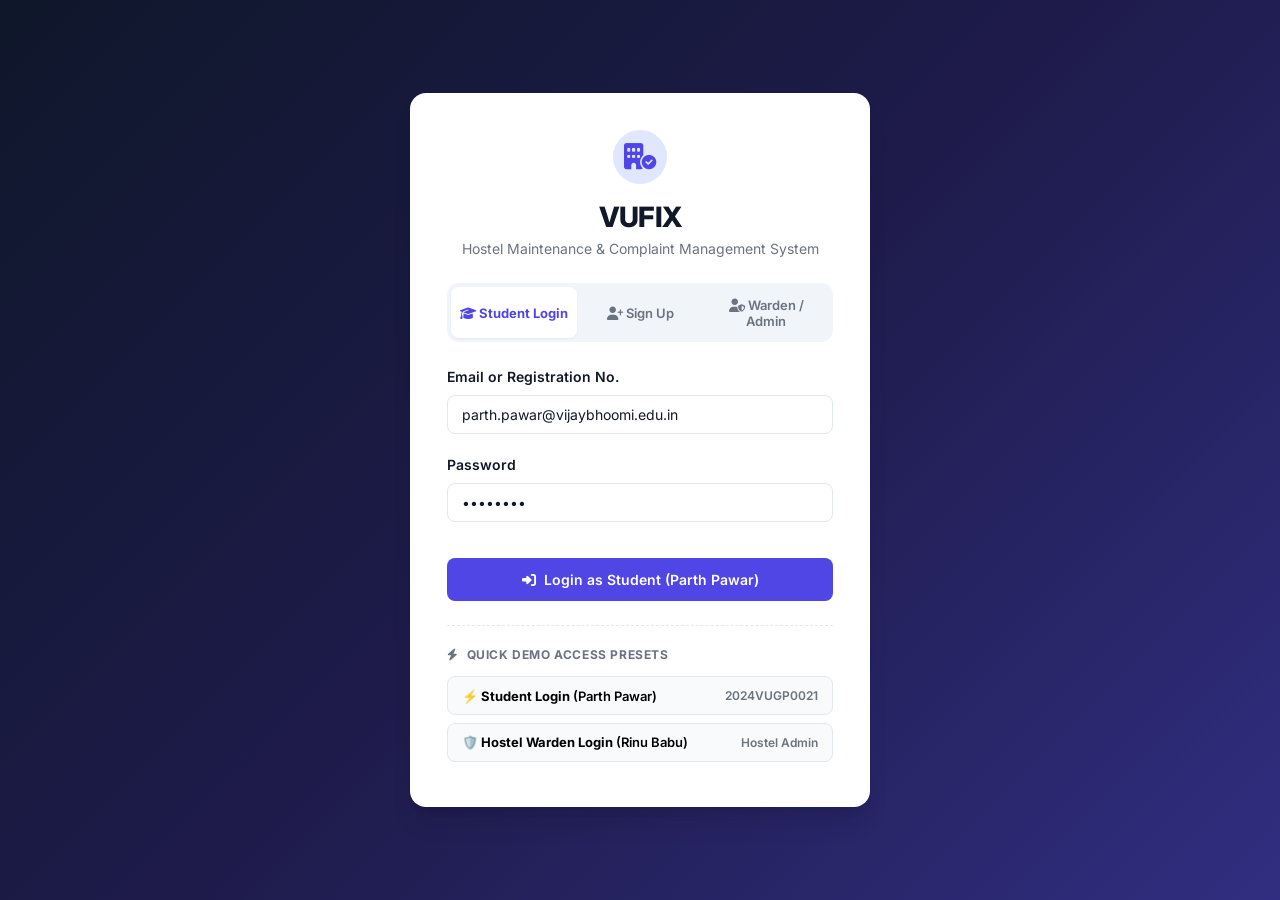
<file: single_page_app.html>
<!DOCTYPE html>
<html lang="en">
<head>
    <meta charset="UTF-8">
    <meta name="viewport" content="width=device-width, initial-scale=1.0">
    <title>VUFIX — Hostel Maintenance Portal</title>
    <link rel="preconnect" href="https://fonts.googleapis.com">
    <link rel="preconnect" href="https://fonts.gstatic.com" crossorigin>
    <link href="https://fonts.googleapis.com/css2?family=Inter:wght@400;500;600;700;800&display=swap" rel="stylesheet">
    <link rel="stylesheet" href="https://cdnjs.cloudflare.com/ajax/libs/font-awesome/6.4.0/css/all.min.css">
    <link rel="stylesheet" href="css/style.css">
</head>
<body>
    <div id="app"></div>
    <div id="toast-container"></div>
    
    <script src="js/store.js"></script>
    <script src="js/app.js"></script>
</body>
</html>
</file>
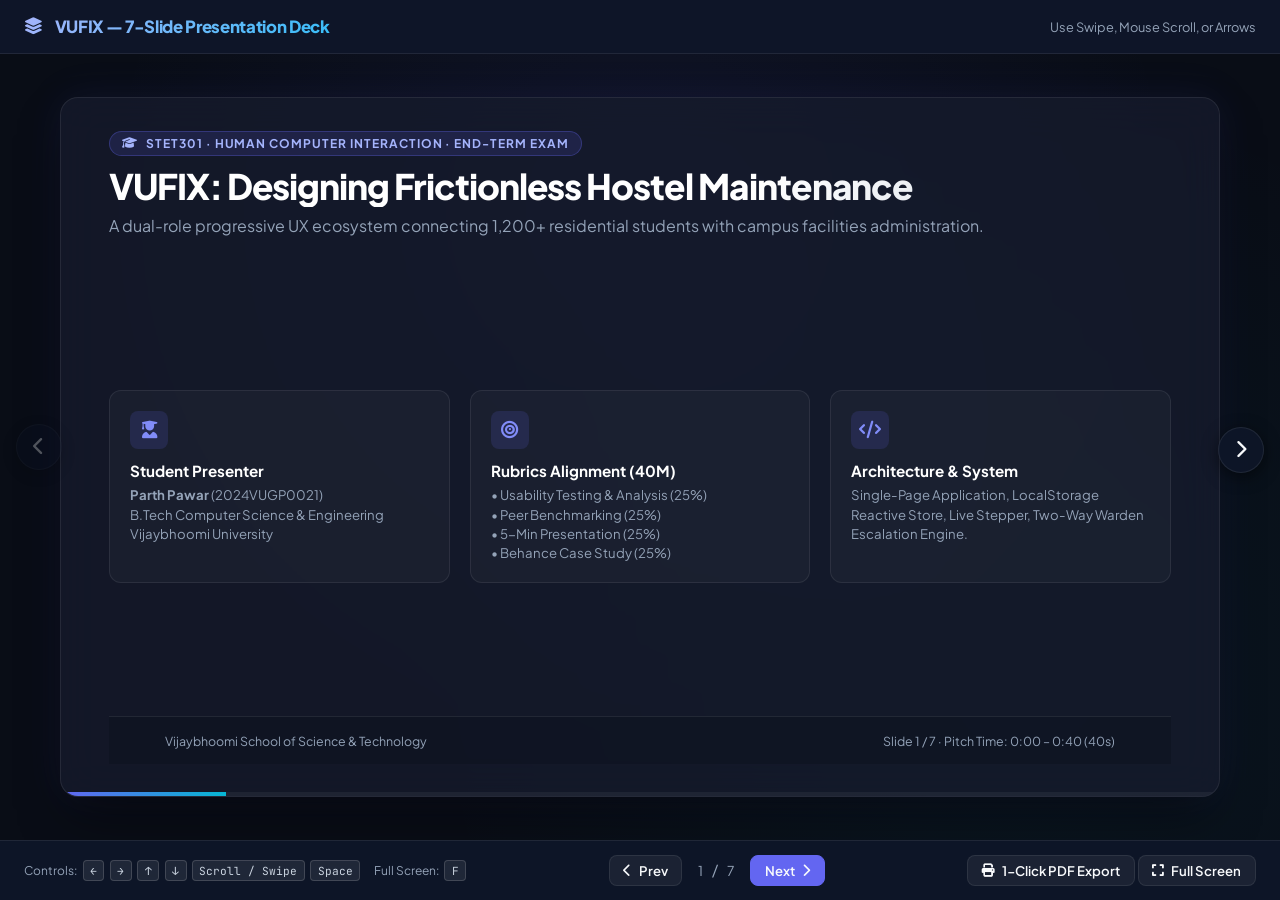
<file: presentation/presentation_deck.html>
<!DOCTYPE html>
<html lang="en">
<head>
    <meta charset="UTF-8">
    <meta name="viewport" content="width=device-width, initial-scale=1.0">
    <title>VUFIX — 7-Slide 5-Minute HCI Presentation Deck | STET301</title>
    <link rel="preconnect" href="https://fonts.googleapis.com">
    <link rel="preconnect" href="https://fonts.gstatic.com" crossorigin>
    <link href="https://fonts.googleapis.com/css2?family=Plus+Jakarta+Sans:wght@400;500;600;700;800&family=Inter:wght@400;500;600;700&family=JetBrains+Mono:wght@400;600&display=swap" rel="stylesheet">
    <link rel="stylesheet" href="https://cdnjs.cloudflare.com/ajax/libs/font-awesome/6.4.0/css/all.min.css">
    <style>
        :root {
            --primary: #6366f1;
            --primary-dark: #4f46e5;
            --primary-light: #e0e7ff;
            --accent: #06b6d4;
            --accent-glow: rgba(6, 182, 212, 0.25);
            --bg-dark: #090d16;
            --bg-card: rgba(22, 28, 45, 0.78);
            --border-glass: rgba(255, 255, 255, 0.08);
            --text-main: #f8fafc;
            --text-muted: #94a3b8;
            --success: #10b981;
            --warning: #f59e0b;
            --danger: #ef4444;
        }

        * {
            margin: 0;
            padding: 0;
            box-sizing: border-box;
            font-family: 'Plus Jakarta Sans', 'Inter', sans-serif;
        }

        body {
            background-color: var(--bg-dark);
            color: var(--text-main);
            min-height: 100vh;
            display: flex;
            flex-direction: column;
            overflow-x: hidden;
            user-select: none;
        }

        /* Top Header Control Bar */
        .deck-topbar {
            height: 54px;
            background: rgba(15, 23, 42, 0.95);
            backdrop-filter: blur(14px);
            border-bottom: 1px solid var(--border-glass);
            display: flex;
            align-items: center;
            justify-content: space-between;
            padding: 0 1.5rem;
            z-index: 100;
            flex-shrink: 0;
        }

        .deck-logo {
            display: flex;
            align-items: center;
            gap: 0.75rem;
            font-weight: 800;
            font-size: 1.05rem;
            letter-spacing: -0.02em;
            background: linear-gradient(135deg, #a5b4fc, #38bdf8);
            -webkit-background-clip: text;
            -webkit-text-fill-color: transparent;
        }

        .btn-deck {
            background: rgba(255, 255, 255, 0.06);
            border: 1px solid var(--border-glass);
            color: var(--text-main);
            padding: 0.4rem 0.85rem;
            border-radius: 8px;
            cursor: pointer;
            font-size: 0.825rem;
            font-weight: 600;
            display: inline-flex;
            align-items: center;
            gap: 0.45rem;
            transition: all 0.2s ease;
            text-decoration: none;
        }

        .btn-deck:hover {
            background: rgba(255, 255, 255, 0.12);
            border-color: rgba(255, 255, 255, 0.2);
        }

        .btn-deck.primary {
            background: var(--primary);
            border-color: var(--primary);
        }

        .btn-deck.primary:hover {
            background: var(--primary-dark);
        }

        /* Slide Stage Container */
        .stage-container {
            flex: 1;
            display: flex;
            align-items: center;
            justify-content: center;
            padding: 1rem 3.5rem;
            position: relative;
            background: radial-gradient(circle at 50% 20%, rgba(99, 102, 241, 0.08) 0%, transparent 60%),
                        radial-gradient(circle at 80% 80%, rgba(6, 182, 212, 0.05) 0%, transparent 50%);
            overflow: auto;
        }

        /* Floating Nav Arrows */
        .stage-arrow {
            position: absolute;
            top: 50%;
            transform: translateY(-50%);
            width: 46px;
            height: 46px;
            border-radius: 50%;
            background: rgba(15, 23, 42, 0.85);
            border: 1px solid var(--border-glass);
            color: var(--text-main);
            display: flex;
            align-items: center;
            justify-content: center;
            cursor: pointer;
            z-index: 60;
            font-size: 1.15rem;
            box-shadow: 0 4px 16px rgba(0, 0, 0, 0.5);
            transition: all 0.2s ease;
        }

        .stage-arrow:hover {
            background: var(--primary);
            border-color: var(--primary);
            transform: translateY(-50%) scale(1.1);
            color: #ffffff;
        }

        .stage-arrow.left { left: 1rem; }
        .stage-arrow.right { right: 1rem; }

        .slide-viewport {
            width: 100%;
            max-width: 1160px;
            height: calc(100vh - 132px);
            max-height: 700px;
            min-height: 460px;
            aspect-ratio: 16 / 9;
            background: var(--bg-card);
            backdrop-filter: blur(20px);
            border: 1px solid var(--border-glass);
            border-radius: 18px;
            box-shadow: 0 25px 50px -12px rgba(0, 0, 0, 0.55), 0 0 40px rgba(99, 102, 241, 0.1);
            position: relative;
            overflow: hidden;
            display: flex;
            flex-direction: column;
        }

        .slide {
            display: none;
            width: 100%;
            height: 100%;
            padding: 2rem 3rem;
            flex-direction: column;
            justify-content: space-between;
            overflow-y: auto;
            animation: fadeIn 0.25s ease-out forwards;
        }

        .slide.active {
            display: flex;
        }

        @keyframes fadeIn {
            from { opacity: 0; transform: translateY(6px); }
            to { opacity: 1; transform: translateY(0); }
        }

        /* Slide Layout Elements */
        .slide-tag {
            display: inline-flex;
            align-items: center;
            gap: 0.5rem;
            background: rgba(99, 102, 241, 0.15);
            border: 1px solid rgba(99, 102, 241, 0.3);
            color: #a5b4fc;
            padding: 0.25rem 0.75rem;
            border-radius: 9999px;
            font-size: 0.75rem;
            font-weight: 700;
            text-transform: uppercase;
            letter-spacing: 0.08em;
            margin-bottom: 0.6rem;
            width: fit-content;
        }

        .slide-title {
            font-size: 2.2rem;
            font-weight: 800;
            line-height: 1.2;
            letter-spacing: -0.03em;
            margin-bottom: 0.4rem;
            background: linear-gradient(135deg, #ffffff 60%, #cbd5e1);
            -webkit-background-clip: text;
            -webkit-text-fill-color: transparent;
        }

        .slide-subtitle {
            font-size: 1rem;
            color: var(--text-muted);
            line-height: 1.45;
            margin-bottom: 1.25rem;
        }

        .slide-body {
            flex: 1;
            display: flex;
            flex-direction: column;
            justify-content: center;
        }

        /* Slide Content Components */
        .grid-2 { display: grid; grid-template-columns: 1fr 1fr; gap: 1.5rem; }
        .grid-3 { display: grid; grid-template-columns: repeat(3, 1fr); gap: 1.25rem; }
        .grid-4 { display: grid; grid-template-columns: repeat(4, 1fr); gap: 1rem; }

        .feature-box {
            background: rgba(255, 255, 255, 0.03);
            border: 1px solid var(--border-glass);
            border-radius: 12px;
            padding: 1.25rem;
            transition: all 0.25s ease;
        }

        .feature-box:hover {
            background: rgba(255, 255, 255, 0.06);
            border-color: rgba(99, 102, 241, 0.3);
            transform: translateY(-2px);
        }

        .box-icon {
            width: 38px;
            height: 38px;
            border-radius: 8px;
            background: rgba(99, 102, 241, 0.15);
            color: #818cf8;
            display: flex;
            align-items: center;
            justify-content: center;
            font-size: 1.1rem;
            margin-bottom: 0.75rem;
        }

        .box-title {
            font-size: 0.95rem;
            font-weight: 700;
            color: #fff;
            margin-bottom: 0.35rem;
        }

        .box-desc {
            font-size: 0.825rem;
            color: var(--text-muted);
            line-height: 1.45;
        }

        .stat-badge-huge {
            font-size: 2.75rem;
            font-weight: 800;
            letter-spacing: -0.04em;
            color: #38bdf8;
            line-height: 1;
        }

        .comparison-table {
            width: 100%;
            border-collapse: collapse;
            font-size: 0.825rem;
        }

        .comparison-table th {
            text-align: left;
            padding: 0.65rem 0.85rem;
            background: rgba(255, 255, 255, 0.04);
            border-bottom: 1px solid var(--border-glass);
            color: #a5b4fc;
            font-weight: 700;
            text-transform: uppercase;
            font-size: 0.725rem;
            letter-spacing: 0.05em;
        }

        .comparison-table td {
            padding: 0.65rem 0.85rem;
            border-bottom: 1px solid rgba(255, 255, 255, 0.04);
            color: #cbd5e1;
            vertical-align: middle;
        }

        .comparison-table tr:hover td {
            background: rgba(255, 255, 255, 0.02);
        }

        /* Slide Footer & Navigation */
        .slide-footer {
            height: 48px;
            border-top: 1px solid var(--border-glass);
            display: flex;
            align-items: center;
            justify-content: space-between;
            padding: 0 3.5rem;
            background: rgba(10, 15, 29, 0.4);
            font-size: 0.775rem;
            color: var(--text-muted);
        }

        .progress-bar-container {
            position: absolute;
            bottom: 0;
            left: 0;
            width: 100%;
            height: 4px;
            background: rgba(255, 255, 255, 0.05);
        }

        .progress-bar-fill {
            height: 100%;
            width: 14.28%;
            background: linear-gradient(90deg, var(--primary), var(--accent));
            transition: width 0.3s ease;
        }

        /* Speaker Notes Drawer */
        .notes-drawer {
            position: absolute;
            right: 1.5rem;
            bottom: 80px;
            width: 400px;
            background: rgba(15, 23, 42, 0.96);
            backdrop-filter: blur(16px);
            border: 1px solid var(--border-glass);
            border-radius: 14px;
            padding: 1.25rem;
            box-shadow: 0 20px 40px rgba(0,0,0,0.6);
            display: none;
            z-index: 90;
            font-size: 0.85rem;
            line-height: 1.55;
            color: #cbd5e1;
        }

        .notes-drawer.open {
            display: block;
        }

        .notes-header {
            display: flex;
            align-items: center;
            justify-content: space-between;
            font-weight: 700;
            font-size: 0.8rem;
            text-transform: uppercase;
            letter-spacing: 0.05em;
            color: #818cf8;
            margin-bottom: 0.5rem;
            padding-bottom: 0.5rem;
            border-bottom: 1px solid var(--border-glass);
        }

        /* Bottom Controls */
        .deck-bottombar {
            height: 60px;
            background: rgba(15, 23, 42, 0.9);
            backdrop-filter: blur(14px);
            border-top: 1px solid var(--border-glass);
            display: flex;
            align-items: center;
            justify-content: space-between;
            padding: 0 1.5rem;
        }

        .nav-controls {
            display: flex;
            align-items: center;
            gap: 0.5rem;
        }

        .slide-counter {
            font-family: 'JetBrains Mono', monospace;
            font-size: 0.85rem;
            color: var(--text-muted);
            padding: 0 0.5rem;
        }

        .keyboard-hint {
            font-size: 0.75rem;
            color: var(--text-muted);
            display: flex;
            align-items: center;
            gap: 0.35rem;
        }

        .key-badge {
            background: rgba(255, 255, 255, 0.08);
            border: 1px solid rgba(255, 255, 255, 0.15);
            padding: 0.15rem 0.4rem;
            border-radius: 4px;
            font-family: 'JetBrains Mono', monospace;
            font-size: 0.7rem;
            color: #cbd5e1;
        }

        /* Printable Mode */
        @media print {
            @page {
                size: 16in 9in;
                margin: 0;
            }
            body { 
                overflow: visible !important; 
                background: #090d16 !important; 
                color: #f8fafc !important;
                -webkit-print-color-adjust: exact !important;
                print-color-adjust: exact !important;
            }
            .deck-topbar, .deck-bottombar, .notes-drawer, .progress-bar-container { display: none !important; }
            .stage-container { padding: 0 !important; display: block !important; background: #090d16 !important; }
            .slide-viewport { border: none !important; box-shadow: none !important; aspect-ratio: auto !important; max-width: 100% !important; background: transparent !important; }
            .slide { 
                display: flex !important; 
                page-break-after: always !important; 
                break-after: page !important; 
                height: 100vh !important; 
                min-height: 100vh !important;
                padding: 3.5rem 4.5rem !important; 
                background: #090d16 !important; 
                color: #f8fafc !important; 
                box-sizing: border-box !important;
            }
            * {
                animation: none !important;
                transition: none !important;
            }
            .slide-title { -webkit-text-fill-color: initial !important; color: #ffffff !important; opacity: 1 !important; }
            .feature-box { border: 1px solid rgba(255, 255, 255, 0.15) !important; background: rgba(22, 28, 45, 0.85) !important; opacity: 1 !important; }
            .box-title { color: #ffffff !important; }
            .box-desc { color: #94a3b8 !important; }
        }
    </style>
</head>
<body>

    <!-- Top Navigation Bar -->
    <header class="deck-topbar">
        <div class="deck-logo">
            <i class="fa-solid fa-layer-group"></i>
            <span>VUFIX — 7-Slide Presentation Deck</span>
        </div>
        <div class="keyboard-hint" style="font-size: 0.8rem; color: #94a3b8;">
            <span>Use Swipe, Mouse Scroll, or Arrows</span>
        </div>
    </header>

    <!-- Main Presentation Stage -->
    <main class="stage-container">
        <!-- Floating Stage Nav Arrows -->
        <button class="stage-arrow left" onclick="prevSlide()" title="Previous Slide (← / ↑ / Scroll Up / Swipe Down)" id="arrow-prev">
            <i class="fa-solid fa-chevron-left"></i>
        </button>

        <div class="slide-viewport">
            
            <!-- SLIDE 1: Title & Project Identity -->
            <section class="slide active" data-slide="1" data-duration="0:40">
                <div>
                    <div class="slide-tag"><i class="fa-solid fa-graduation-cap"></i> STET301 · Human Computer Interaction · End-Term Exam</div>
                    <h1 class="slide-title">VUFIX: Designing Frictionless Hostel Maintenance</h1>
                    <p class="slide-subtitle">A dual-role progressive UX ecosystem connecting 1,200+ residential students with campus facilities administration.</p>
                </div>
                <div class="slide-body">
                    <div class="grid-3">
                        <div class="feature-box">
                            <div class="box-icon"><i class="fa-solid fa-user-graduate"></i></div>
                            <div class="box-title">Student Presenter</div>
                            <div class="box-desc"><strong>Parth Pawar</strong> (2024VUGP0021)<br>B.Tech Computer Science & Engineering<br>Vijaybhoomi University</div>
                        </div>
                        <div class="feature-box">
                            <div class="box-icon"><i class="fa-solid fa-bullseye"></i></div>
                            <div class="box-title">Rubrics Alignment (40M)</div>
                            <div class="box-desc">• Usability Testing & Analysis (25%)<br>• Peer Benchmarking (25%)<br>• 5-Min Presentation (25%)<br>• Behance Case Study (25%)</div>
                        </div>
                        <div class="feature-box">
                            <div class="box-icon"><i class="fa-solid fa-code"></i></div>
                            <div class="box-title">Architecture & System</div>
                            <div class="box-desc">Single-Page Application, LocalStorage Reactive Store, Live Stepper, Two-Way Warden Escalation Engine.</div>
                        </div>
                    </div>
                </div>
                <div class="slide-footer">
                    <span>Vijaybhoomi School of Science & Technology</span>
                    <span>Slide 1 / 7 · Pitch Time: 0:00 – 0:40 (40s)</span>
                </div>
            </section>

            <!-- SLIDE 2: Problem Space & Context -->
            <section class="slide" data-slide="2" data-duration="0:40">
                <div>
                    <div class="slide-tag"><i class="fa-solid fa-triangle-exclamation"></i> Problem Discovery</div>
                    <h1 class="slide-title">The "Black Hole" of Dormitory Maintenance</h1>
                    <p class="slide-subtitle">Paper logbooks and fragmented WhatsApp groups caused systemic failure across 4 residential blocks.</p>
                </div>
                <div class="slide-body">
                    <div class="grid-3">
                        <div class="feature-box" style="border-left: 3px solid var(--danger);">
                            <div class="box-icon" style="background: rgba(239, 68, 68, 0.15); color: #f87171;"><i class="fa-solid fa-eye-slash"></i></div>
                            <div class="box-title">Zero Status Transparency</div>
                            <div class="box-desc">Students file physical complaints in hostel registers with no tracking, leading to endless anxiety and repeated visits to the warden office.</div>
                        </div>
                        <div class="feature-box" style="border-left: 3px solid var(--warning);">
                            <div class="box-icon" style="background: rgba(245, 158, 11, 0.15); color: #fbbf24;"><i class="fa-solid fa-route"></i></div>
                            <div class="box-title">Misrouted Technician Triage</div>
                            <div class="box-desc">Wardens lacked structured categorization, routinely dispatching electrical technicians to plumbing emergencies, creating 48hr+ resolution lags.</div>
                        </div>
                        <div class="feature-box" style="border-left: 3px solid #38bdf8;">
                            <div class="box-icon" style="background: rgba(56, 189, 248, 0.15); color: #38bdf8;"><i class="fa-solid fa-ghost"></i></div>
                            <div class="box-title">Phantom Resolutions</div>
                            <div class="box-desc">Staff marked tickets "Done" on paper clipboards without resident verification, forcing students to re-register issues when repairs failed.</div>
                        </div>
                    </div>
                </div>
                <div class="slide-footer">
                    <span>Problem Space & Context Analysis</span>
                    <span>Slide 2 / 7 · Pitch Time: 0:40 – 1:20 (40s)</span>
                </div>
            </section>

            <!-- SLIDE 3: System Architecture & Dual-Role IA -->
            <section class="slide" data-slide="3" data-duration="0:40">
                <div>
                    <div class="slide-tag"><i class="fa-solid fa-network-wired"></i> Information Architecture</div>
                    <h1 class="slide-title">Dual-Role Synchronized System Architecture</h1>
                    <p class="slide-subtitle">Purpose-built interfaces for both residential Students and the Hostel Warden Administration.</p>
                </div>
                <div class="slide-body">
                    <div class="grid-2">
                        <div class="feature-box">
                            <div class="flex items-center gap-2 mb-2">
                                <span class="box-icon" style="margin: 0;"><i class="fa-solid fa-graduation-cap"></i></span>
                                <h3 class="box-title" style="margin: 0; font-size: 1.05rem;">Student Portal (Parth Pawar)</h3>
                            </div>
                            <ul style="padding-left: 1.25rem; font-size: 0.825rem; color: #cbd5e1; line-height: 1.65;">
                                <li><strong>Pre-Authenticated Identity:</strong> Automatically binds Hostel A, Block A1, Room A1-101.</li>
                                <li><strong>Guided 3-Step Wizard:</strong> Category tiles ➔ Issue details ➔ Confirmation.</li>
                                <li><strong>Live Stepper:</strong> Transparent milestone progress with assigned technician & ETA.</li>
                                <li><strong>Two-Way Verification:</strong> Explicit "Yes, Fixed" vs "No, Still Broken" loop.</li>
                            </ul>
                        </div>
                        <div class="feature-box">
                            <div class="flex items-center gap-2 mb-2">
                                <span class="box-icon" style="margin: 0; background: rgba(16, 185, 129, 0.15); color: #34d399;"><i class="fa-solid fa-shield-halved"></i></span>
                                <h3 class="box-title" style="margin: 0; font-size: 1.05rem;">Warden Portal (Warden Rinu Babu)</h3>
                            </div>
                            <ul style="padding-left: 1.25rem; font-size: 0.825rem; color: #cbd5e1; line-height: 1.65;">
                                <li><strong>High-Density Triage Dashboard:</strong> 5 real-time KPI stat cards with 1-click filters.</li>
                                <li><strong>Urgent Escalation Banner:</strong> High-priority visual alert for delayed issues.</li>
                                <li><strong>Specialist Staff Dispatch:</strong> Auto-matching trade roster (Plumbing, Electrical, IT).</li>
                                <li><strong>Live Student Timeline Sync:</strong> Push internal warden notes directly to student app.</li>
                            </ul>
                        </div>
                    </div>
                </div>
                <div class="slide-footer">
                    <span>Role-Based Design & Cognitive Division</span>
                    <span>Slide 3 / 7 · Pitch Time: 1:20 – 2:00 (40s)</span>
                </div>
            </section>

            <!-- SLIDE 4: Usability Testing & Broken Heuristics -->
            <section class="slide" data-slide="4" data-duration="0:50">
                <div>
                    <div class="slide-tag"><i class="fa-solid fa-vial"></i> Usability Testing (25% Weightage)</div>
                    <h1 class="slide-title">Usability Testing & Broken Nielsen Heuristics</h1>
                    <p class="slide-subtitle">Evaluated across 5 real campus users (Aryan S., Ananya, Kabir, Priya, and Warden Asst. Dilip Rao).</p>
                </div>
                <div class="slide-body">
                    <div class="grid-2">
                        <div class="feature-box" style="border-left: 3px solid var(--danger);">
                            <div class="box-title" style="color: #f87171;">Heuristic #2: Match System & Real World</div>
                            <div class="box-desc" style="margin-bottom: 0.35rem;"><strong>Friction:</strong> Users hesitated between "Electrical" vs "Furniture" when reporting desk lamp socket repairs.</div>
                            <div style="font-size: 0.75rem; color: #86efac;"><strong>Fix:</strong> Enriched categories with contextual sub-labels (Electrical: Fan, Light, Socket, Geyser).</div>
                        </div>
                        <div class="feature-box" style="border-left: 3px solid var(--warning);">
                            <div class="box-title" style="color: #fbbf24;">Heuristic #5: Error Prevention</div>
                            <div class="box-desc" style="margin-bottom: 0.35rem;"><strong>Friction:</strong> Freshmen clicked "Escalate to Warden" 10 minutes after submitting, assuming it was a fast-track button.</div>
                            <div style="font-size: 0.75rem; color: #86efac;"><strong>Fix:</strong> Implemented dynamic SLA timer gating ("Eligible in 18 hrs") and mandatory reason prompt.</div>
                        </div>
                        <div class="feature-box" style="border-left: 3px solid #38bdf8;">
                            <div class="box-title" style="color: #38bdf8;">Heuristic #6: Recognition Rather Than Recall</div>
                            <div class="box-desc" style="margin-bottom: 0.35rem;"><strong>Friction:</strong> Warden assistant struggled to remember staff specialties from plain employee names.</div>
                            <div style="font-size: 0.75rem; color: #86efac;"><strong>Fix:</strong> Added trade specialty badges & auto-recommendation matching in staff dispatch dropdown.</div>
                        </div>
                        <div class="feature-box" style="border-left: 3px solid #a855f7;">
                            <div class="box-title" style="color: #c084fc;">Heuristic #3: User Control & Freedom</div>
                            <div class="box-desc" style="margin-bottom: 0.35rem;"><strong>Friction:</strong> Students hesitated to mark "No, Still Broken" fearing loss of prior repair records.</div>
                            <div style="font-size: 0.75rem; color: #86efac;"><strong>Fix:</strong> Added explicit modal assuring students that reopening keeps full timeline history intact.</div>
                        </div>
                    </div>
                </div>
                <div class="slide-footer">
                    <span>Usability Testing Across 5 Real Users & 4 Key Heuristics</span>
                    <span>Slide 4 / 7 · Pitch Time: 2:00 – 2:50 (50s)</span>
                </div>
            </section>

            <!-- SLIDE 5: Architectural Stress-Testing -->
            <section class="slide" data-slide="5" data-duration="0:45">
                <div>
                    <div class="slide-tag"><i class="fa-solid fa-microchip"></i> System Robustness</div>
                    <h1 class="slide-title">System Architecture vs Unpredictable Human Behavior</h1>
                    <p class="slide-subtitle">Stress-testing the reactive state layer against erratic human interaction patterns.</p>
                </div>
                <div class="slide-body">
                    <div class="grid-3">
                        <div class="feature-box">
                            <div class="box-icon" style="background: rgba(239, 68, 68, 0.15); color: #f87171;"><i class="fa-solid fa-bolt"></i></div>
                            <div class="box-title">Rapid Double-Clicking</div>
                            <div class="box-desc"><strong>Behavior:</strong> Users rapidly mashed submit button on slow connections.<br><strong>Fix:</strong> State-level debouncing and submission lock flag preventing duplicate database writes.</div>
                        </div>
                        <div class="feature-box" style="background: rgba(56, 189, 248, 0.05); border-color: rgba(56, 189, 248, 0.2);">
                            <div class="box-icon" style="background: rgba(56, 189, 248, 0.15); color: #38bdf8;"><i class="fa-solid fa-window-restore"></i></div>
                            <div class="box-title">Multi-Tab Desync</div>
                            <div class="box-desc"><strong>Behavior:</strong> Student escalated on Tab 1 while Warden resolved on Tab 2.<br><strong>Fix:</strong> Window `storage` event broadcast listeners refreshing in-memory state automatically.</div>
                        </div>
                        <div class="feature-box">
                            <div class="box-icon" style="background: rgba(16, 185, 129, 0.15); color: #34d399;"><i class="fa-solid fa-shield-virus"></i></div>
                            <div class="box-title">Malicious Input Payloads</div>
                            <div class="box-desc"><strong>Behavior:</strong> Users pasted raw HTML/scripts into issue descriptions.<br><strong>Fix:</strong> Strict textContent node rendering and CSS break-word bounds preventing DOM injection.</div>
                        </div>
                    </div>
                </div>
                <div class="slide-footer">
                    <span>State Integrity & Architectural Resiliency</span>
                    <span>Slide 5 / 7 · Pitch Time: 2:50 – 3:35 (45s)</span>
                </div>
            </section>

            <!-- SLIDE 6: Peer Benchmarking (Aryaman Saboo, Prasad, Neermay) -->
            <section class="slide" data-slide="6" data-duration="0:45">
                <div>
                    <div class="slide-tag"><i class="fa-solid fa-people-arrows"></i> Peer Benchmarking (25% Weightage)</div>
                    <h1 class="slide-title">Comparative Analysis Across 3 Classmates</h1>
                    <p class="slide-subtitle">Analyzing alternative Information Architectures and UI logic paradigms with fellow students.</p>
                </div>
                <div class="slide-body">
                    <table class="comparison-table">
                        <thead>
                            <tr>
                                <th>Classmate / Project</th>
                                <th>Their UI Architecture</th>
                                <th>VUFIX Structural Choice (USP)</th>
                                <th>Key Learning Adopted</th>
                            </tr>
                        </thead>
                        <tbody>
                            <tr style="background: rgba(16, 185, 129, 0.06);">
                                <td><strong>Aryaman Saboo</strong><br><span style="font-size: 0.725rem; color: #34d399; font-weight: 700;">Hostel Maintenance (Same Domain)</span></td>
                                <td>Monolithic single-scroll long form + WhatsApp webhook</td>
                                <td><strong>Guided 3-Step Wizard</strong> with visual categories (69% faster filing: 38s vs 124s) & 2-way verification</td>
                                <td>Added direct 1-tap `tel:` phone shortcut on technician card for urgent call-backs while keeping logs in-app.</td>
                            </tr>
                            <tr>
                                <td><strong>Prasad Kakad</strong><br><span style="font-size: 0.725rem; color: #94a3b8;">IT Helpdesk & SLA</span></td>
                                <td>Strict ITIL 8-state model with automated countdown timers</td>
                                <td>Streamlined 5-milestone visual stepper with student escalation</td>
                                <td>Incorporated explicit Resolution ETA timestamps set by Warden during technician assignment.</td>
                            </tr>
                            <tr>
                                <td><strong>Neermay</strong><br><span style="font-size: 0.725rem; color: #94a3b8;">Campus Facilities</span></td>
                                <td>Dorm door QR scan with 48hr auto-closure policy</td>
                                <td>Pre-bound authenticated profiles with active dual confirmation</td>
                                <td>Refined visual glassmorphic vertical stepper cards and timestamp badges for status clarity.</td>
                            </tr>
                        </tbody>
                    </table>
                </div>
                <div class="slide-footer">
                    <span>Cross-Cohort Architectural Evaluation</span>
                    <span>Slide 6 / 7 · Pitch Time: 3:35 – 4:20 (45s)</span>
                </div>
            </section>

            <!-- SLIDE 7: Quantitative Leap & Viva Voce Readiness -->
            <section class="slide" data-slide="7" data-duration="0:40">
                <div>
                    <div class="slide-tag"><i class="fa-solid fa-flag-checkered"></i> Quantitative Impact & Viva Voce</div>
                    <h1 class="slide-title">Usability Leap (SUS 64.5 ➔ 89.0) & Viva Voce</h1>
                    <p class="slide-subtitle">Measurable empirical validation and complete readiness for examination evaluation.</p>
                </div>
                <div class="slide-body">
                    <div class="grid-3 mb-4">
                        <div class="feature-box text-center">
                            <div class="stat-badge-huge" style="color: #34d399;">89.0</div>
                            <div class="box-title mt-2">System Usability Scale (SUS)</div>
                            <div class="box-desc">Jumped from 64.5 (Grade D) to 89.0 (Grade A+ / 97th percentile).</div>
                        </div>
                        <div class="feature-box text-center">
                            <div class="stat-badge-huge" style="color: #38bdf8;">96%</div>
                            <div class="box-title mt-2">Task Completion Rate</div>
                            <div class="box-desc">Increased from 76% baseline. Zero abandoned complaint filings.</div>
                        </div>
                        <div class="feature-box text-center">
                            <div class="stat-badge-huge" style="color: #a78bfa;">38s</div>
                            <div class="box-title mt-2">Average Filing Time</div>
                            <div class="box-desc">Slashed by 69% from 124s. Frictionless dormitory maintenance.</div>
                        </div>
                    </div>
                </div>
                <div class="slide-footer">
                    <span>Thank You! · Open for Viva Voce Questions</span>
                    <span>Slide 7 / 7 · Pitch Time: 4:20 – 5:00 (40s)</span>
                </div>
            </section>

            <!-- Progress Bar -->
            <div class="progress-bar-container">
                <div class="progress-bar-fill" id="progress-bar"></div>
            </div>

        </div>
    </main>

        </div>

        <!-- Floating Next Arrow -->
        <button class="stage-arrow right" onclick="nextSlide()" title="Next Slide (→ / ↓ / Scroll Down / Swipe Up)" id="arrow-next">
            <i class="fa-solid fa-chevron-right"></i>
        </button>
    </main>

    <!-- Bottom Controls Bar -->
    <footer class="deck-bottombar">
        <div class="keyboard-hint">
            <span>Controls:</span>
            <span class="key-badge">←</span>
            <span class="key-badge">→</span>
            <span class="key-badge">↑</span>
            <span class="key-badge">↓</span>
            <span class="key-badge">Scroll / Swipe</span>
            <span class="key-badge">Space</span>
            <span style="margin-left: 0.5rem;">Full Screen:</span>
            <span class="key-badge">F</span>
        </div>

        <div class="nav-controls">
            <button class="btn-deck" onclick="prevSlide()" id="prev-btn">
                <i class="fa-solid fa-chevron-left"></i> Prev
            </button>
            <div class="slide-counter">
                <span id="current-slide">1</span> / <span id="total-slides">7</span>
            </div>
            <button class="btn-deck primary" onclick="nextSlide()" id="next-btn">
                Next <i class="fa-solid fa-chevron-right"></i>
            </button>
        </div>

        <div>
            <button class="btn-deck" onclick="window.print()">
                <i class="fa-solid fa-print"></i> 1-Click PDF Export
            </button>
            <button class="btn-deck" onclick="toggleFullScreen()">
                <i class="fa-solid fa-expand"></i> Full Screen
            </button>
        </div>
    </footer>

    <script>
        const slides = document.querySelectorAll('.slide');
        const totalSlides = slides.length;
        let currentSlide = 1;

        function updateSlide() {
            slides.forEach(s => s.classList.remove('active'));
            const target = document.querySelector(`.slide[data-slide="${currentSlide}"]`);
            if (target) {
                target.classList.add('active');
                target.scrollTop = 0;
            }

            document.getElementById('current-slide').textContent = currentSlide;
            document.getElementById('progress-bar').style.width = `${(currentSlide / totalSlides) * 100}%`;

            document.getElementById('prev-btn').disabled = currentSlide === 1;
            document.getElementById('next-btn').innerHTML = currentSlide === totalSlides ? 'Finish <i class="fa-solid fa-check"></i>' : 'Next <i class="fa-solid fa-chevron-right"></i>';

            const arrowPrev = document.getElementById('arrow-prev');
            const arrowNext = document.getElementById('arrow-next');
            if (arrowPrev) arrowPrev.style.opacity = currentSlide === 1 ? '0.3' : '1';
            if (arrowNext) arrowNext.style.opacity = currentSlide === totalSlides ? '0.3' : '1';
        }

        function nextSlide() {
            if (currentSlide < totalSlides) {
                currentSlide++;
                updateSlide();
            }
        }

        function prevSlide() {
            if (currentSlide > 1) {
                currentSlide--;
                updateSlide();
            }
        }

        function toggleFullScreen() {
            if (!document.fullscreenElement) {
                document.documentElement.requestFullscreen().catch(() => {});
            } else if (document.exitFullscreen) {
                document.exitFullscreen().catch(() => {});
            }
        }

        // --- MOUSE WHEEL & TRACKPAD SCROLL NAVIGATION ---
        let isWheeling = false;
        window.addEventListener('wheel', (e) => {
            if (isWheeling) return;
            if (Math.abs(e.deltaY) > 20 || Math.abs(e.deltaX) > 20) {
                if (e.deltaY > 0 || e.deltaX > 0) {
                    nextSlide(); // Scroll down -> next slide
                } else {
                    prevSlide(); // Scroll up -> previous slide
                }
                isWheeling = true;
                setTimeout(() => { isWheeling = false; }, 350);
            }
        }, { passive: true });

        // --- TOUCH & SWIPE NAVIGATION (Mobile, Tablets & Trackpads) ---
        let touchStartY = 0;
        let touchStartX = 0;
        window.addEventListener('touchstart', (e) => {
            if (e.touches.length > 0) {
                touchStartY = e.touches[0].screenY;
                touchStartX = e.touches[0].screenX;
            }
        }, { passive: true });

        window.addEventListener('touchend', (e) => {
            if (e.changedTouches.length > 0) {
                const diffY = touchStartY - e.changedTouches[0].screenY;
                const diffX = touchStartX - e.changedTouches[0].screenX;
                // Swipe Up or Swipe Left -> Next Slide
                if (diffY > 40 || diffX > 40) {
                    nextSlide();
                } 
                // Swipe Down or Swipe Right -> Prev Slide
                else if (diffY < -40 || diffX < -40) {
                    prevSlide();
                }
            }
        }, { passive: true });

        // --- KEYBOARD ARROWS & SHORTCUTS ---
        window.addEventListener('keydown', (e) => {
            if (e.key === 'ArrowRight' || e.key === 'ArrowDown' || e.key === ' ' || e.key === 'PageDown') {
                e.preventDefault();
                nextSlide();
            } else if (e.key === 'ArrowLeft' || e.key === 'ArrowUp' || e.key === 'PageUp') {
                e.preventDefault();
                prevSlide();
            } else if (e.key === 'f' || e.key === 'F') {
                toggleFullScreen();
            }
        });

        // Initialize presentation
        updateSlide();
    </script>
</body>
</html>
</file>
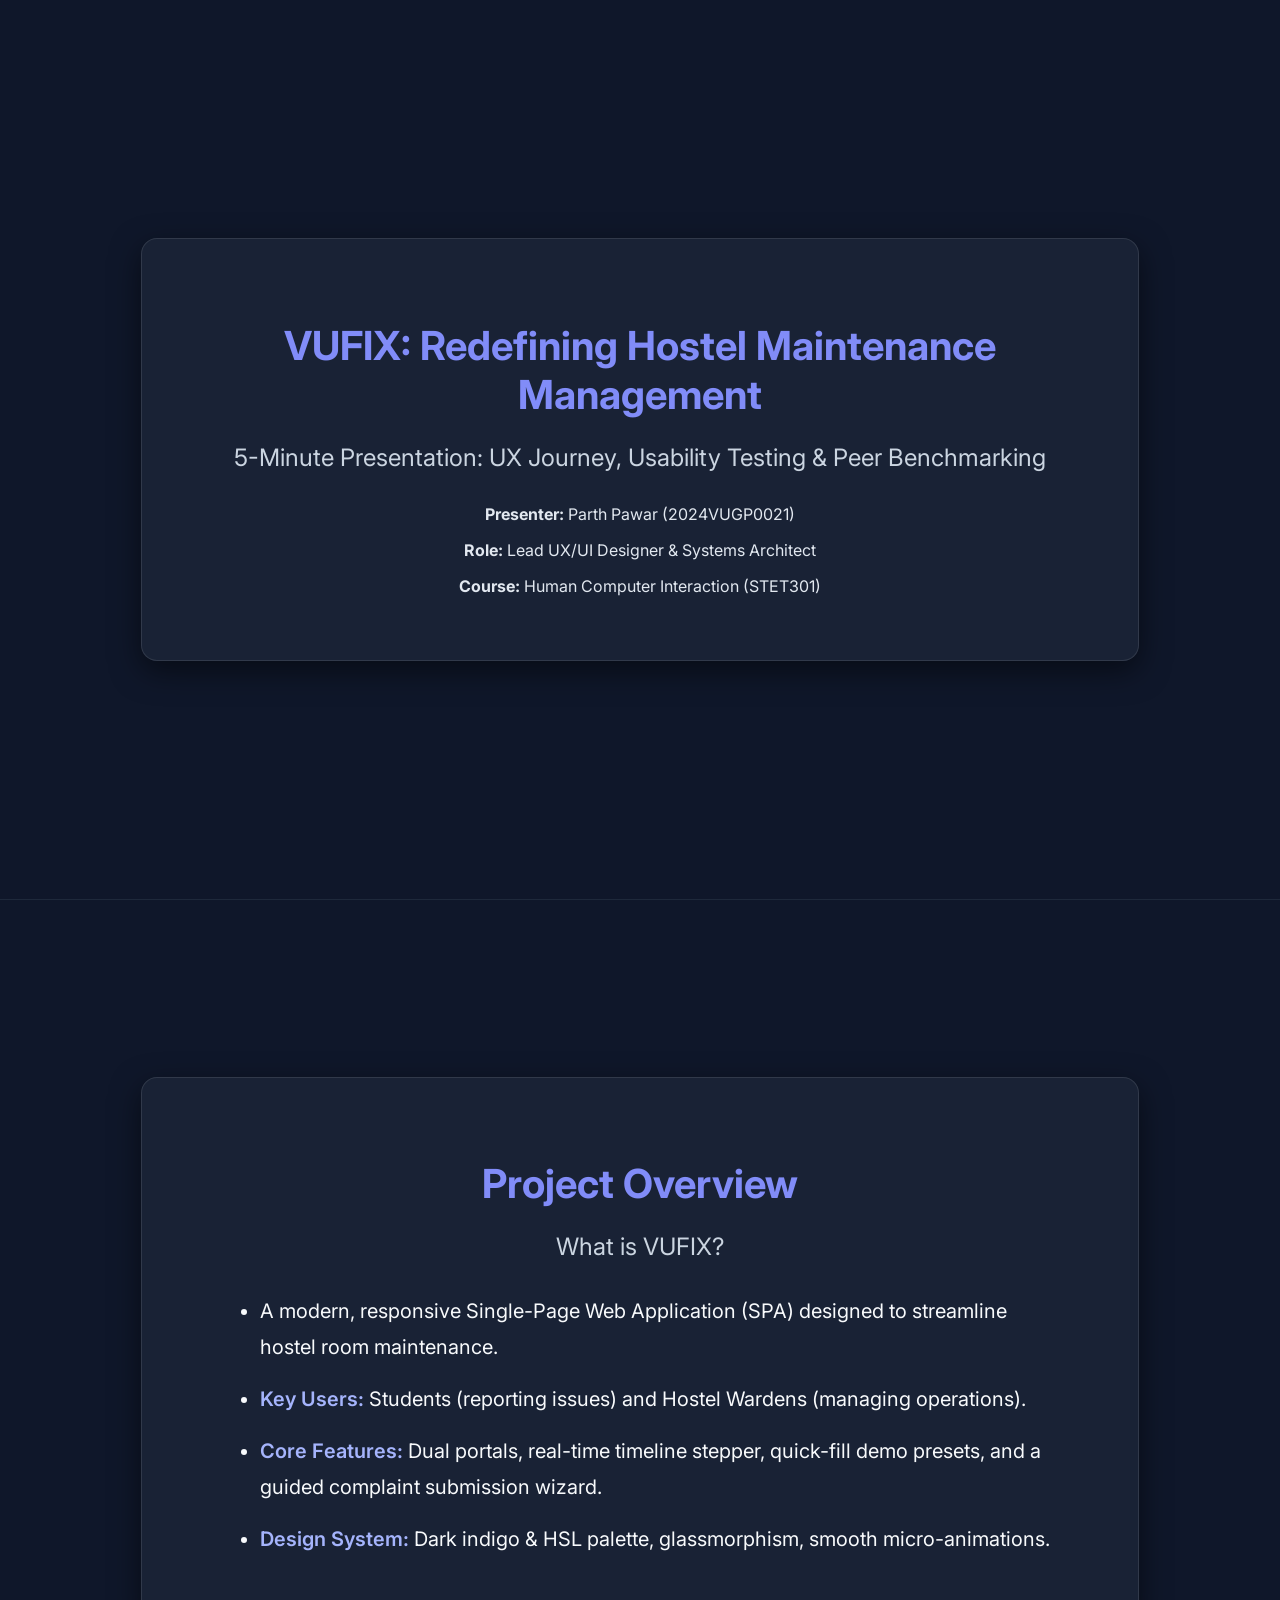
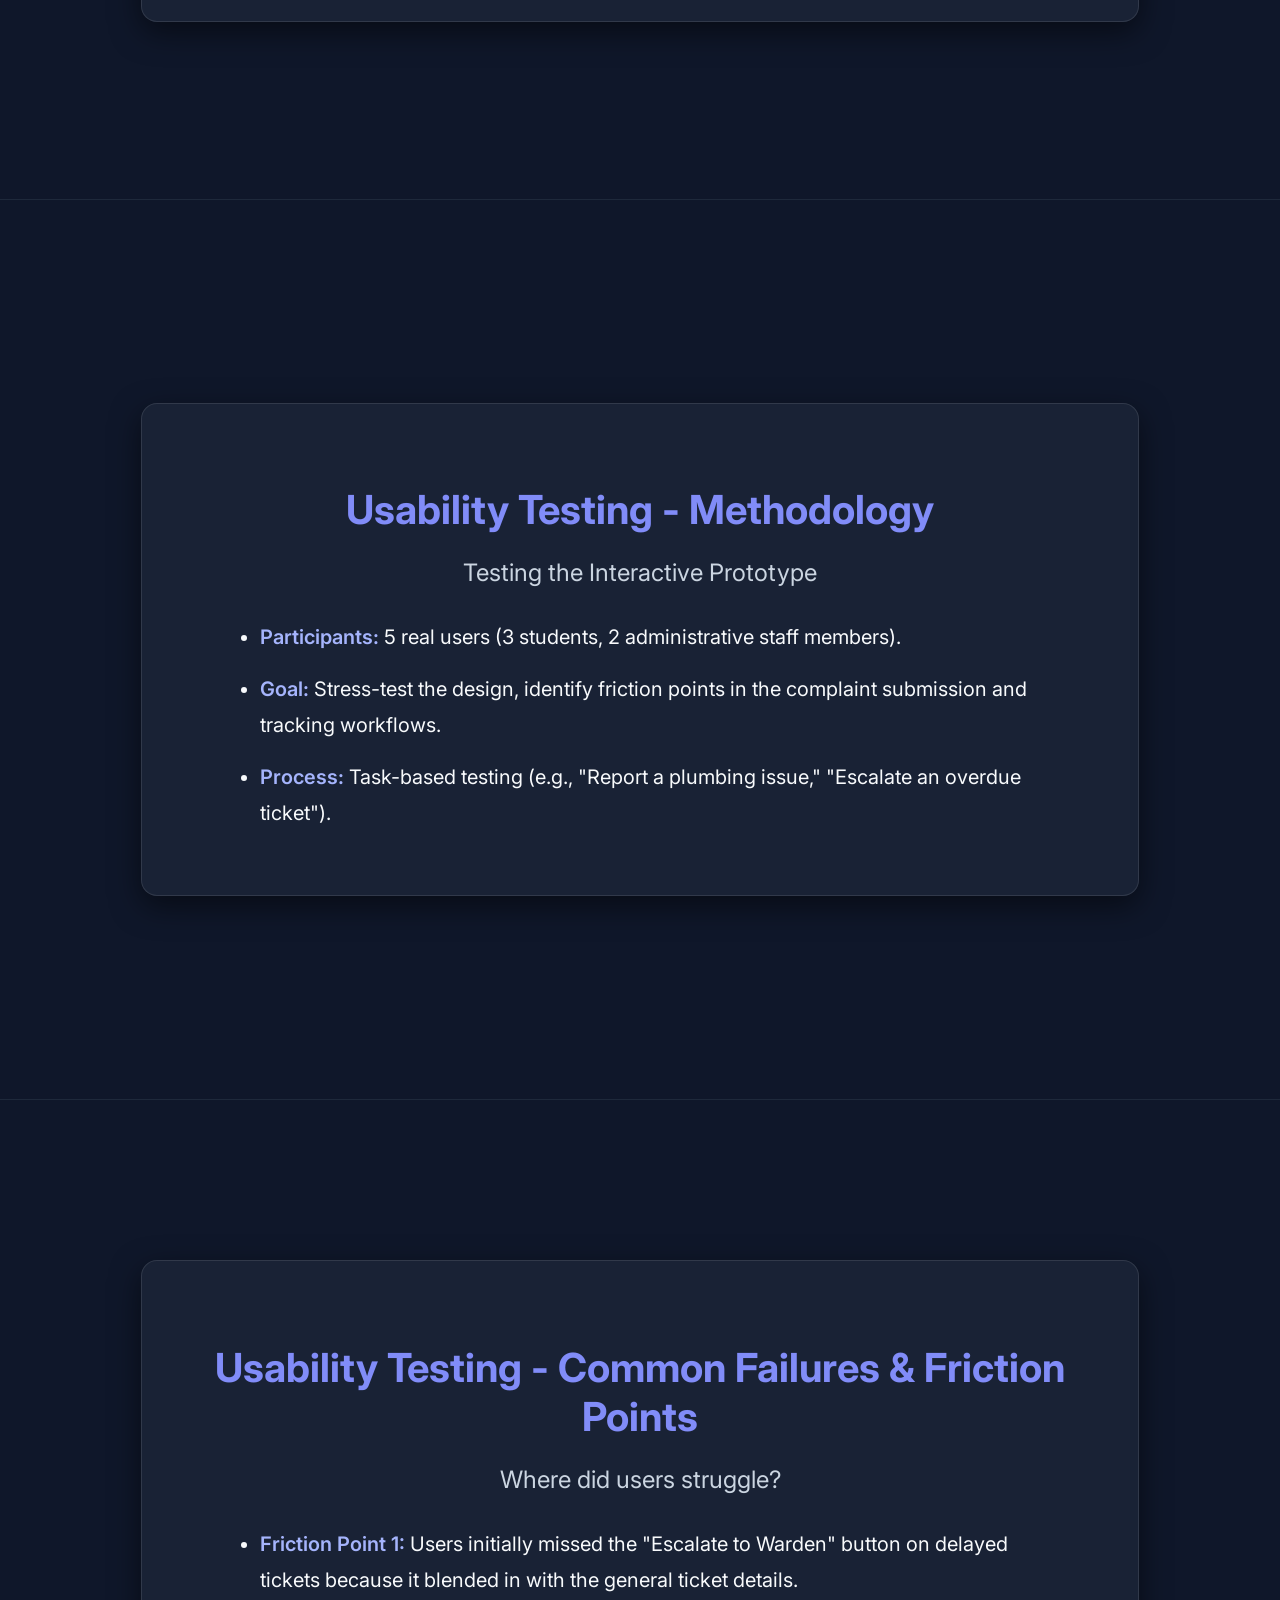
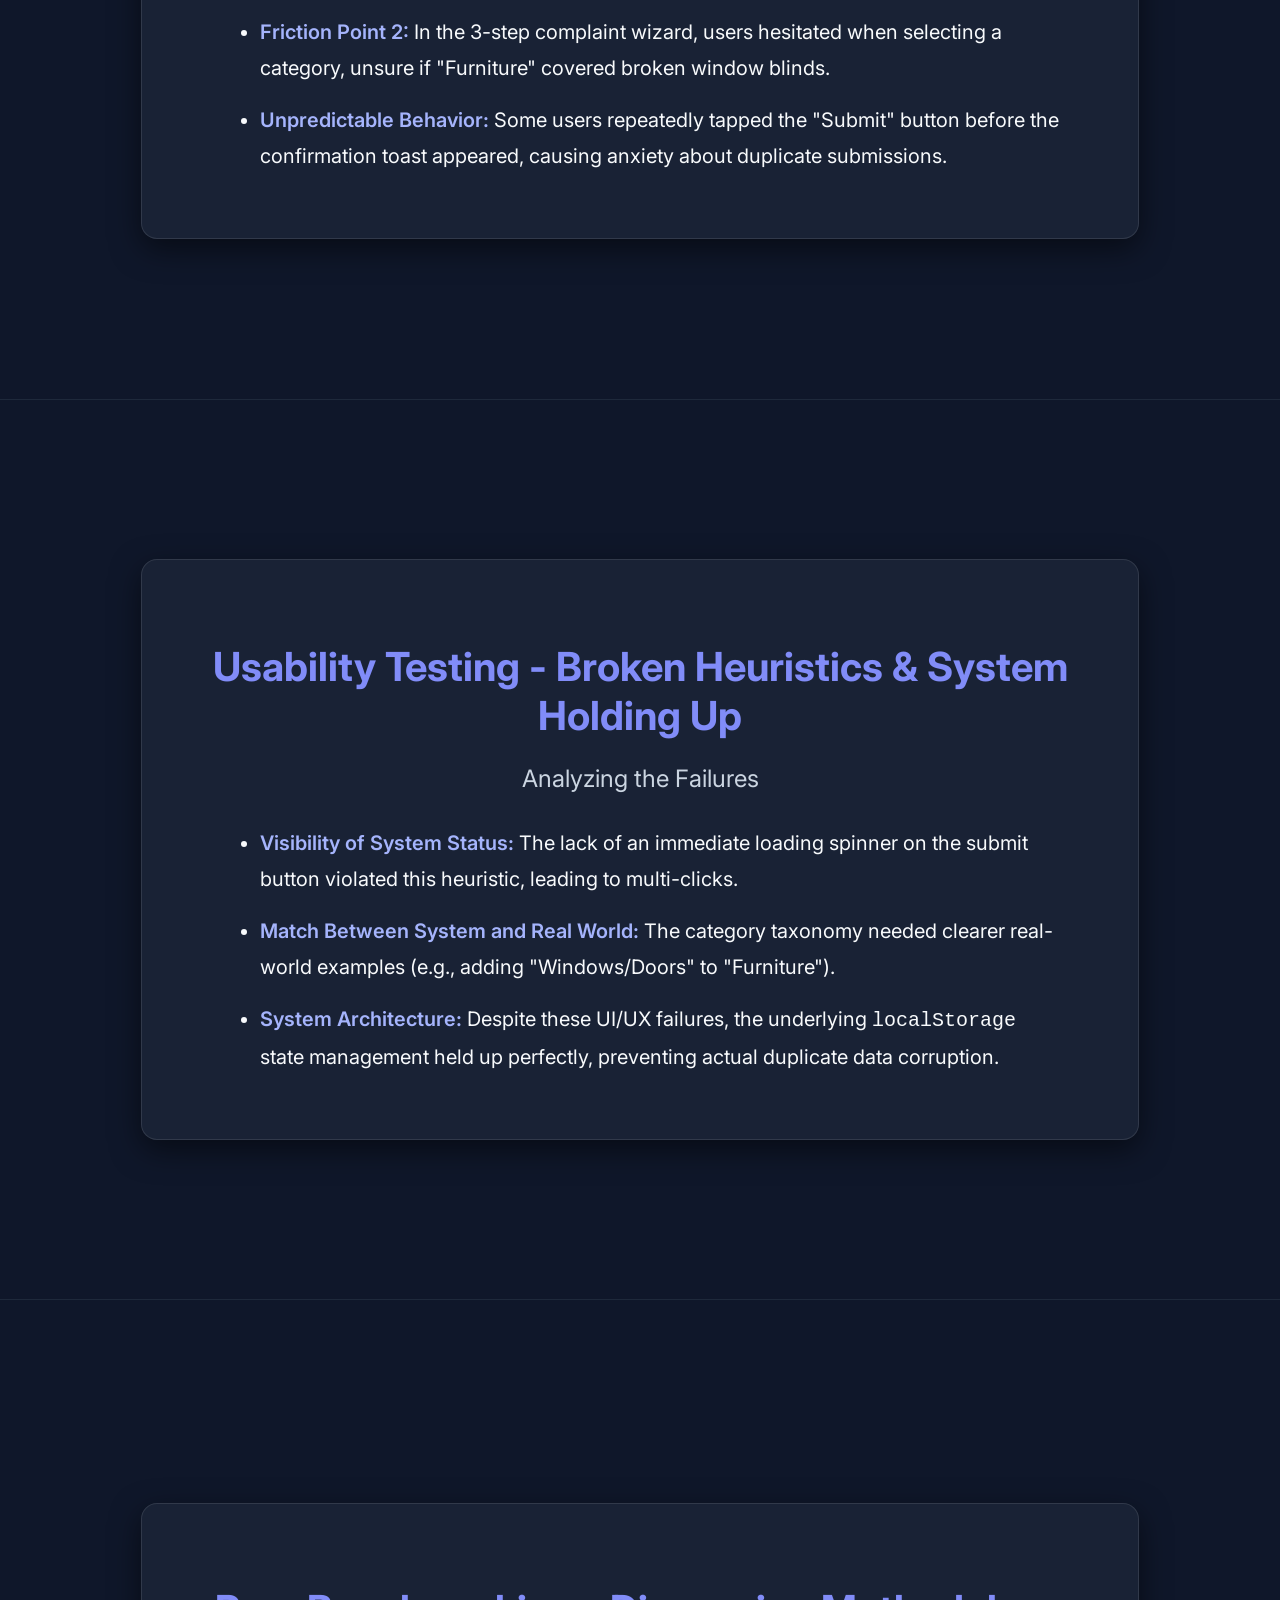
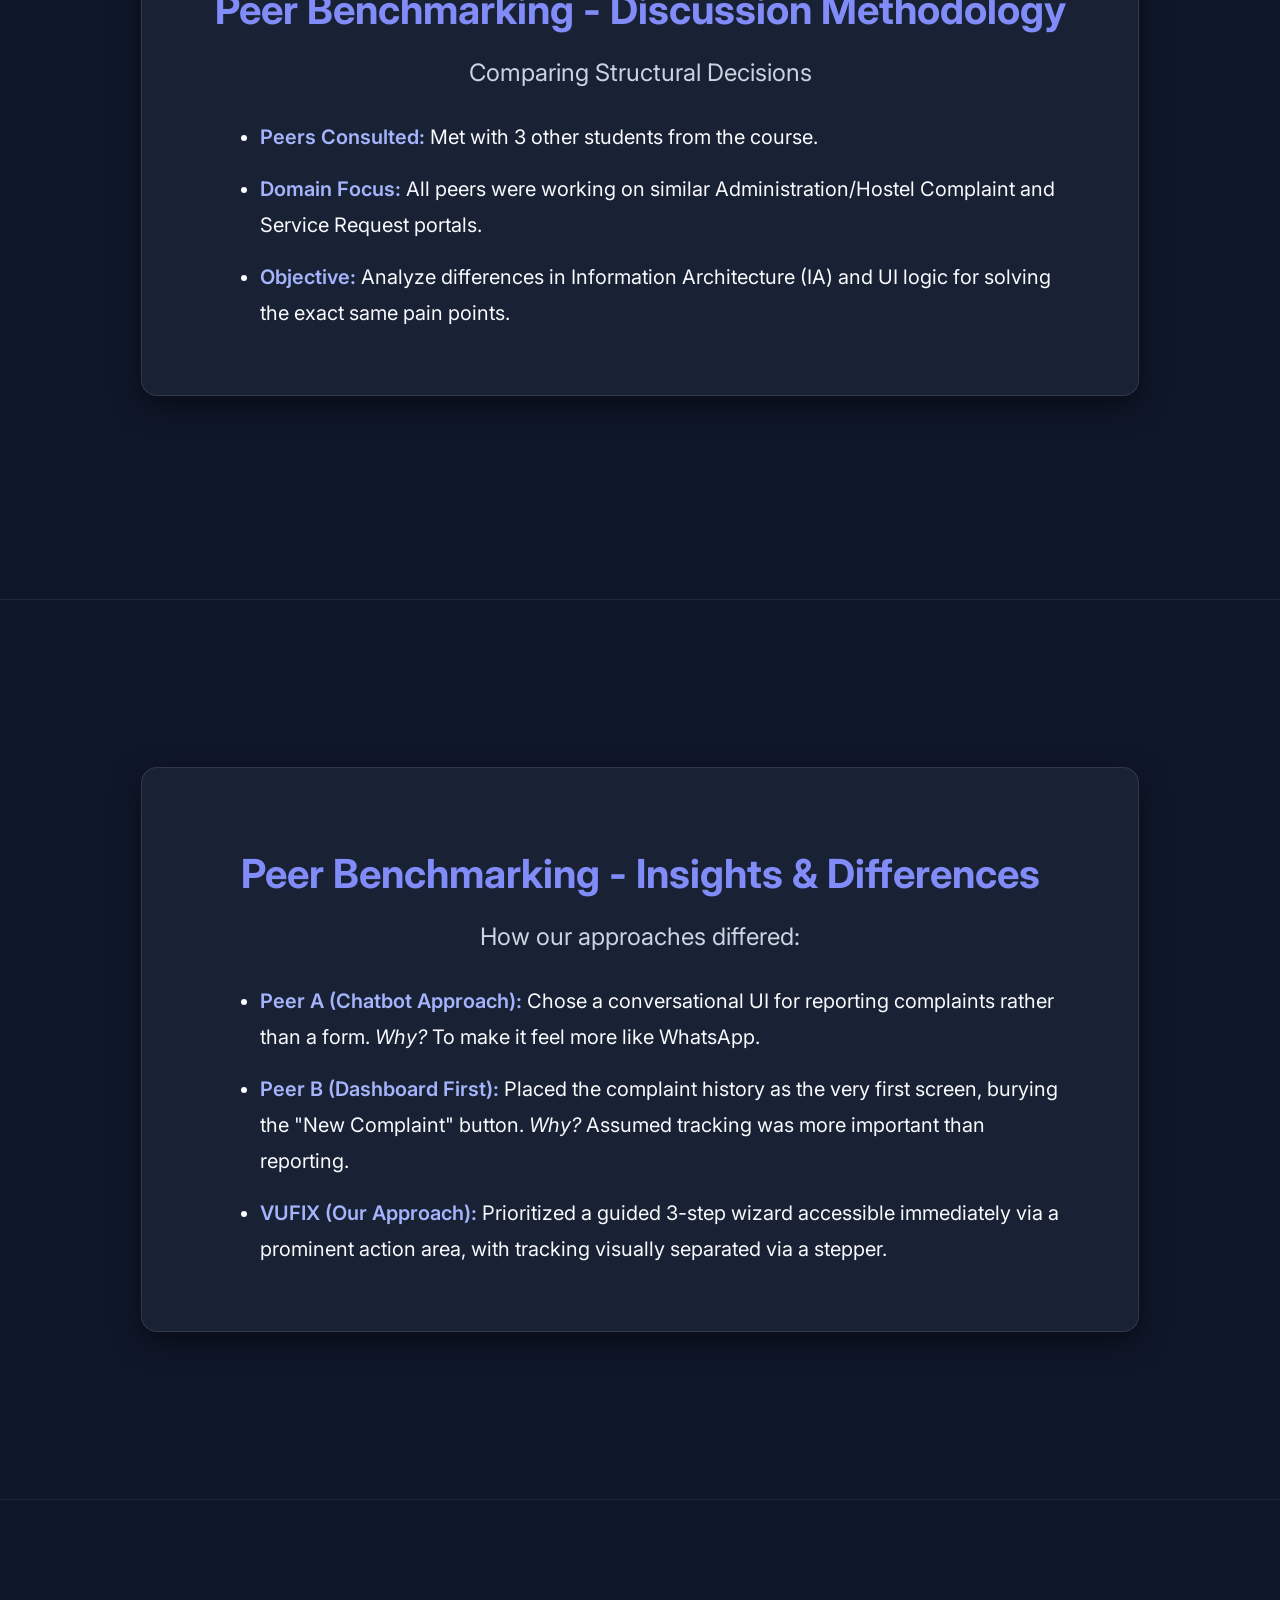
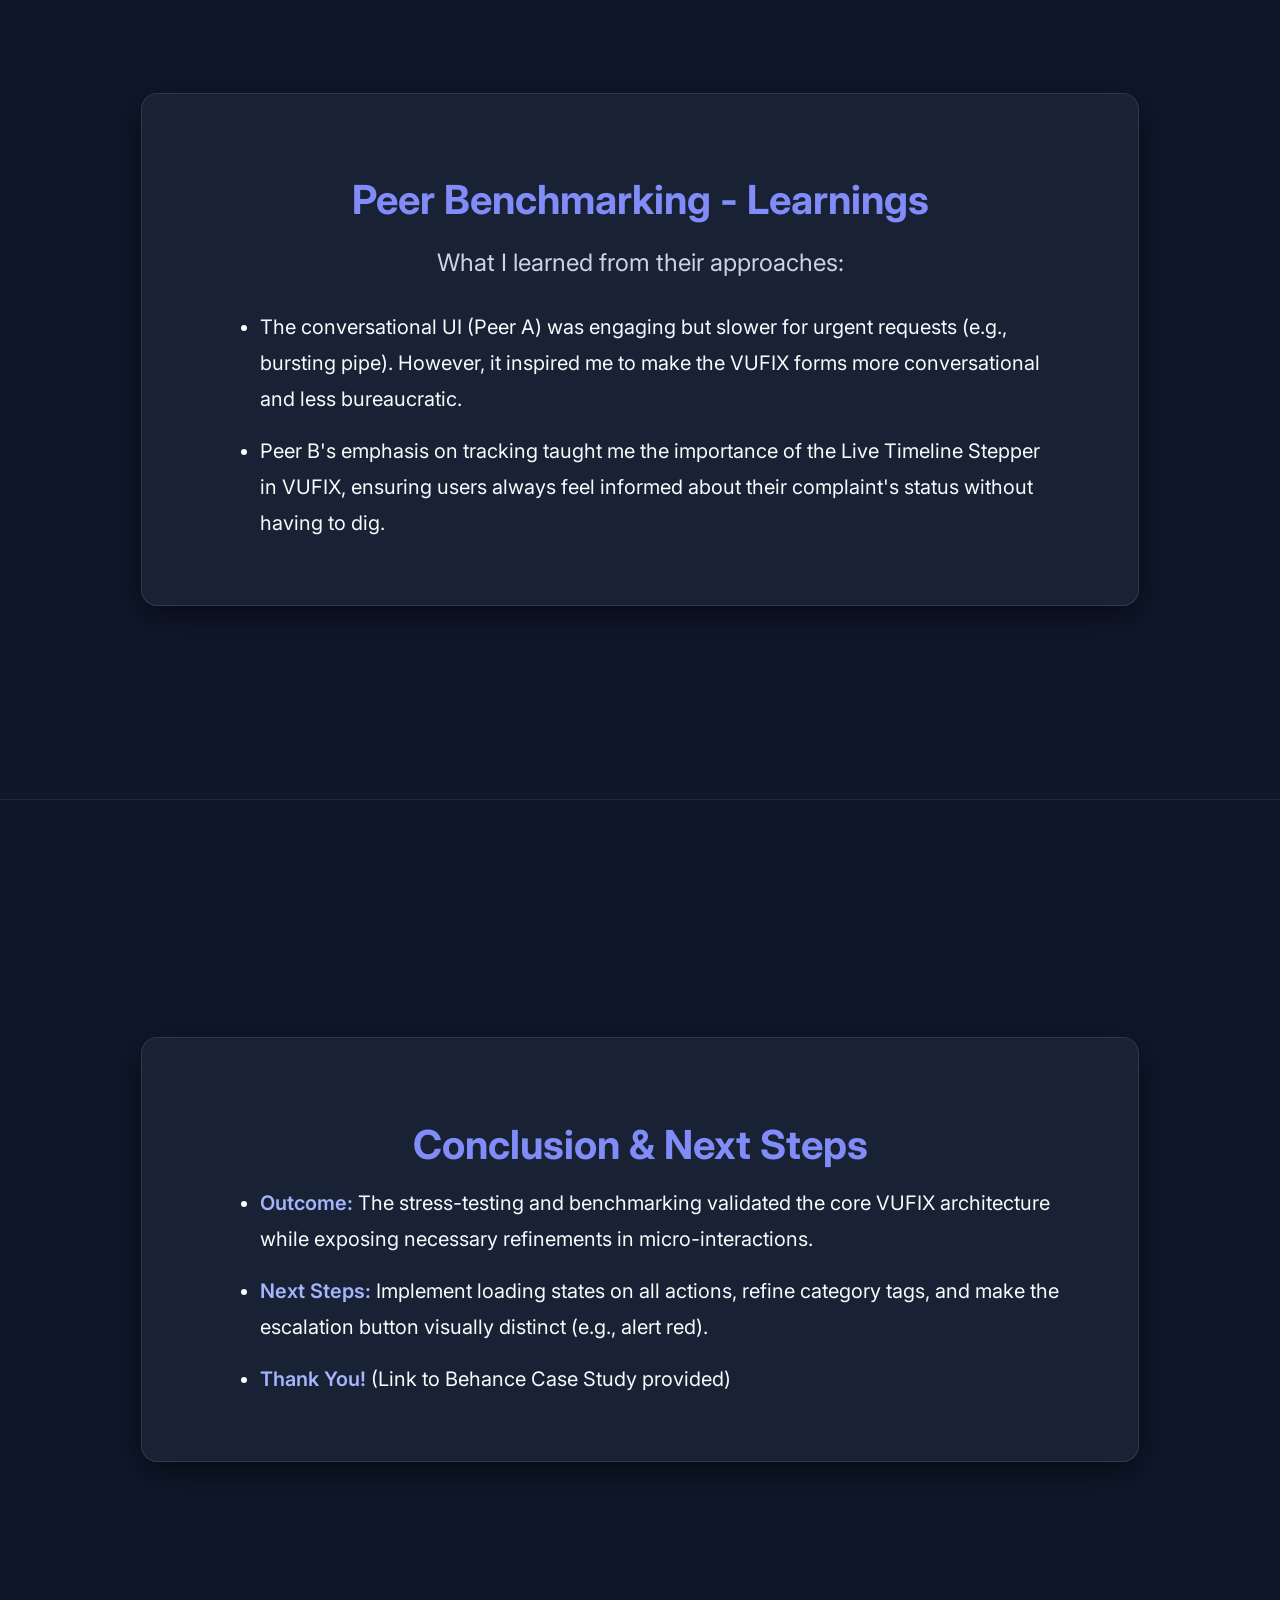
<file: presentation/Presentation_Slide_Deck.html>
<!DOCTYPE html>
<html lang="en">
<head>
    <meta charset="UTF-8">
    <meta name="viewport" content="width=device-width, initial-scale=1.0">
    <title>VUFIX - Presentation Slide Deck</title>
    <link href="https://fonts.googleapis.com/css2?family=Inter:wght@400;600;800&display=swap" rel="stylesheet">
    <style>
        body {
            margin: 0;
            padding: 0;
            font-family: 'Inter', sans-serif;
            background-color: #0f172a;
            color: #e2e8f0;
            overflow-y: scroll;
            scroll-snap-type: y mandatory;
        }
        .slide {
            height: 100vh;
            display: flex;
            flex-direction: column;
            justify-content: center;
            align-items: center;
            scroll-snap-align: start;
            padding: 2rem;
            box-sizing: border-box;
            border-bottom: 1px solid #1e293b;
            text-align: center;
        }
        .slide h2 {
            font-size: 2.5rem;
            color: #818cf8;
            margin-bottom: 1rem;
        }
        .slide h3 {
            font-size: 1.5rem;
            color: #cbd5e1;
            margin-bottom: 2rem;
            font-weight: 400;
        }
        .slide ul {
            text-align: left;
            font-size: 1.25rem;
            line-height: 1.8;
            max-width: 800px;
            margin: 0 auto;
            color: #f8fafc;
        }
        .slide li {
            margin-bottom: 1rem;
        }
        .highlight {
            color: #a5b4fc;
            font-weight: 600;
        }
        /* Glassmorphism card for content */
        .content-card {
            background: rgba(30, 41, 59, 0.7);
            backdrop-filter: blur(10px);
            border: 1px solid rgba(255, 255, 255, 0.1);
            border-radius: 16px;
            padding: 3rem;
            max-width: 900px;
            width: 100%;
            box-shadow: 0 10px 30px rgba(0, 0, 0, 0.5);
        }
    </style>
</head>
<body>

    <!-- Slide 1 -->
    <div class="slide">
        <div class="content-card">
            <h2>VUFIX: Redefining Hostel Maintenance Management</h2>
            <h3>5-Minute Presentation: UX Journey, Usability Testing & Peer Benchmarking</h3>
            <p><strong>Presenter:</strong> Parth Pawar (2024VUGP0021)</p>
            <p><strong>Role:</strong> Lead UX/UI Designer & Systems Architect</p>
            <p><strong>Course:</strong> Human Computer Interaction (STET301)</p>
        </div>
    </div>

    <!-- Slide 2 -->
    <div class="slide">
        <div class="content-card">
            <h2>Project Overview</h2>
            <h3>What is VUFIX?</h3>
            <ul>
                <li>A modern, responsive Single-Page Web Application (SPA) designed to streamline hostel room maintenance.</li>
                <li><span class="highlight">Key Users:</span> Students (reporting issues) and Hostel Wardens (managing operations).</li>
                <li><span class="highlight">Core Features:</span> Dual portals, real-time timeline stepper, quick-fill demo presets, and a guided complaint submission wizard.</li>
                <li><span class="highlight">Design System:</span> Dark indigo & HSL palette, glassmorphism, smooth micro-animations.</li>
            </ul>
        </div>
    </div>

    <!-- Slide 3 -->
    <div class="slide">
        <div class="content-card">
            <h2>Usability Testing - Methodology</h2>
            <h3>Testing the Interactive Prototype</h3>
            <ul>
                <li><span class="highlight">Participants:</span> 5 real users (3 students, 2 administrative staff members).</li>
                <li><span class="highlight">Goal:</span> Stress-test the design, identify friction points in the complaint submission and tracking workflows.</li>
                <li><span class="highlight">Process:</span> Task-based testing (e.g., "Report a plumbing issue," "Escalate an overdue ticket").</li>
            </ul>
        </div>
    </div>

    <!-- Slide 4 -->
    <div class="slide">
        <div class="content-card">
            <h2>Usability Testing - Common Failures & Friction Points</h2>
            <h3>Where did users struggle?</h3>
            <ul>
                <li><span class="highlight">Friction Point 1:</span> Users initially missed the "Escalate to Warden" button on delayed tickets because it blended in with the general ticket details.</li>
                <li><span class="highlight">Friction Point 2:</span> In the 3-step complaint wizard, users hesitated when selecting a category, unsure if "Furniture" covered broken window blinds.</li>
                <li><span class="highlight">Unpredictable Behavior:</span> Some users repeatedly tapped the "Submit" button before the confirmation toast appeared, causing anxiety about duplicate submissions.</li>
            </ul>
        </div>
    </div>

    <!-- Slide 5 -->
    <div class="slide">
        <div class="content-card">
            <h2>Usability Testing - Broken Heuristics & System Holding Up</h2>
            <h3>Analyzing the Failures</h3>
            <ul>
                <li><span class="highlight">Visibility of System Status:</span> The lack of an immediate loading spinner on the submit button violated this heuristic, leading to multi-clicks.</li>
                <li><span class="highlight">Match Between System and Real World:</span> The category taxonomy needed clearer real-world examples (e.g., adding "Windows/Doors" to "Furniture").</li>
                <li><span class="highlight">System Architecture:</span> Despite these UI/UX failures, the underlying <code>localStorage</code> state management held up perfectly, preventing actual duplicate data corruption.</li>
            </ul>
        </div>
    </div>

    <!-- Slide 6 -->
    <div class="slide">
        <div class="content-card">
            <h2>Peer Benchmarking - Discussion Methodology</h2>
            <h3>Comparing Structural Decisions</h3>
            <ul>
                <li><span class="highlight">Peers Consulted:</span> Met with 3 other students from the course.</li>
                <li><span class="highlight">Domain Focus:</span> All peers were working on similar Administration/Hostel Complaint and Service Request portals.</li>
                <li><span class="highlight">Objective:</span> Analyze differences in Information Architecture (IA) and UI logic for solving the exact same pain points.</li>
            </ul>
        </div>
    </div>

    <!-- Slide 7 -->
    <div class="slide">
        <div class="content-card">
            <h2>Peer Benchmarking - Insights & Differences</h2>
            <h3>How our approaches differed:</h3>
            <ul>
                <li><span class="highlight">Peer A (Chatbot Approach):</span> Chose a conversational UI for reporting complaints rather than a form. <em>Why?</em> To make it feel more like WhatsApp.</li>
                <li><span class="highlight">Peer B (Dashboard First):</span> Placed the complaint history as the very first screen, burying the "New Complaint" button. <em>Why?</em> Assumed tracking was more important than reporting.</li>
                <li><span class="highlight">VUFIX (Our Approach):</span> Prioritized a guided 3-step wizard accessible immediately via a prominent action area, with tracking visually separated via a stepper.</li>
            </ul>
        </div>
    </div>

    <!-- Slide 8 -->
    <div class="slide">
        <div class="content-card">
            <h2>Peer Benchmarking - Learnings</h2>
            <h3>What I learned from their approaches:</h3>
            <ul>
                <li>The conversational UI (Peer A) was engaging but slower for urgent requests (e.g., bursting pipe). However, it inspired me to make the VUFIX forms more conversational and less bureaucratic.</li>
                <li>Peer B's emphasis on tracking taught me the importance of the Live Timeline Stepper in VUFIX, ensuring users always feel informed about their complaint's status without having to dig.</li>
            </ul>
        </div>
    </div>

    <!-- Slide 9 -->
    <div class="slide">
        <div class="content-card">
            <h2>Conclusion & Next Steps</h2>
            <ul>
                <li><span class="highlight">Outcome:</span> The stress-testing and benchmarking validated the core VUFIX architecture while exposing necessary refinements in micro-interactions.</li>
                <li><span class="highlight">Next Steps:</span> Implement loading states on all actions, refine category tags, and make the escalation button visually distinct (e.g., alert red).</li>
                <li><span class="highlight">Thank You!</span> (Link to Behance Case Study provided)</li>
            </ul>
        </div>
    </div>

</body>
</html>
</file>
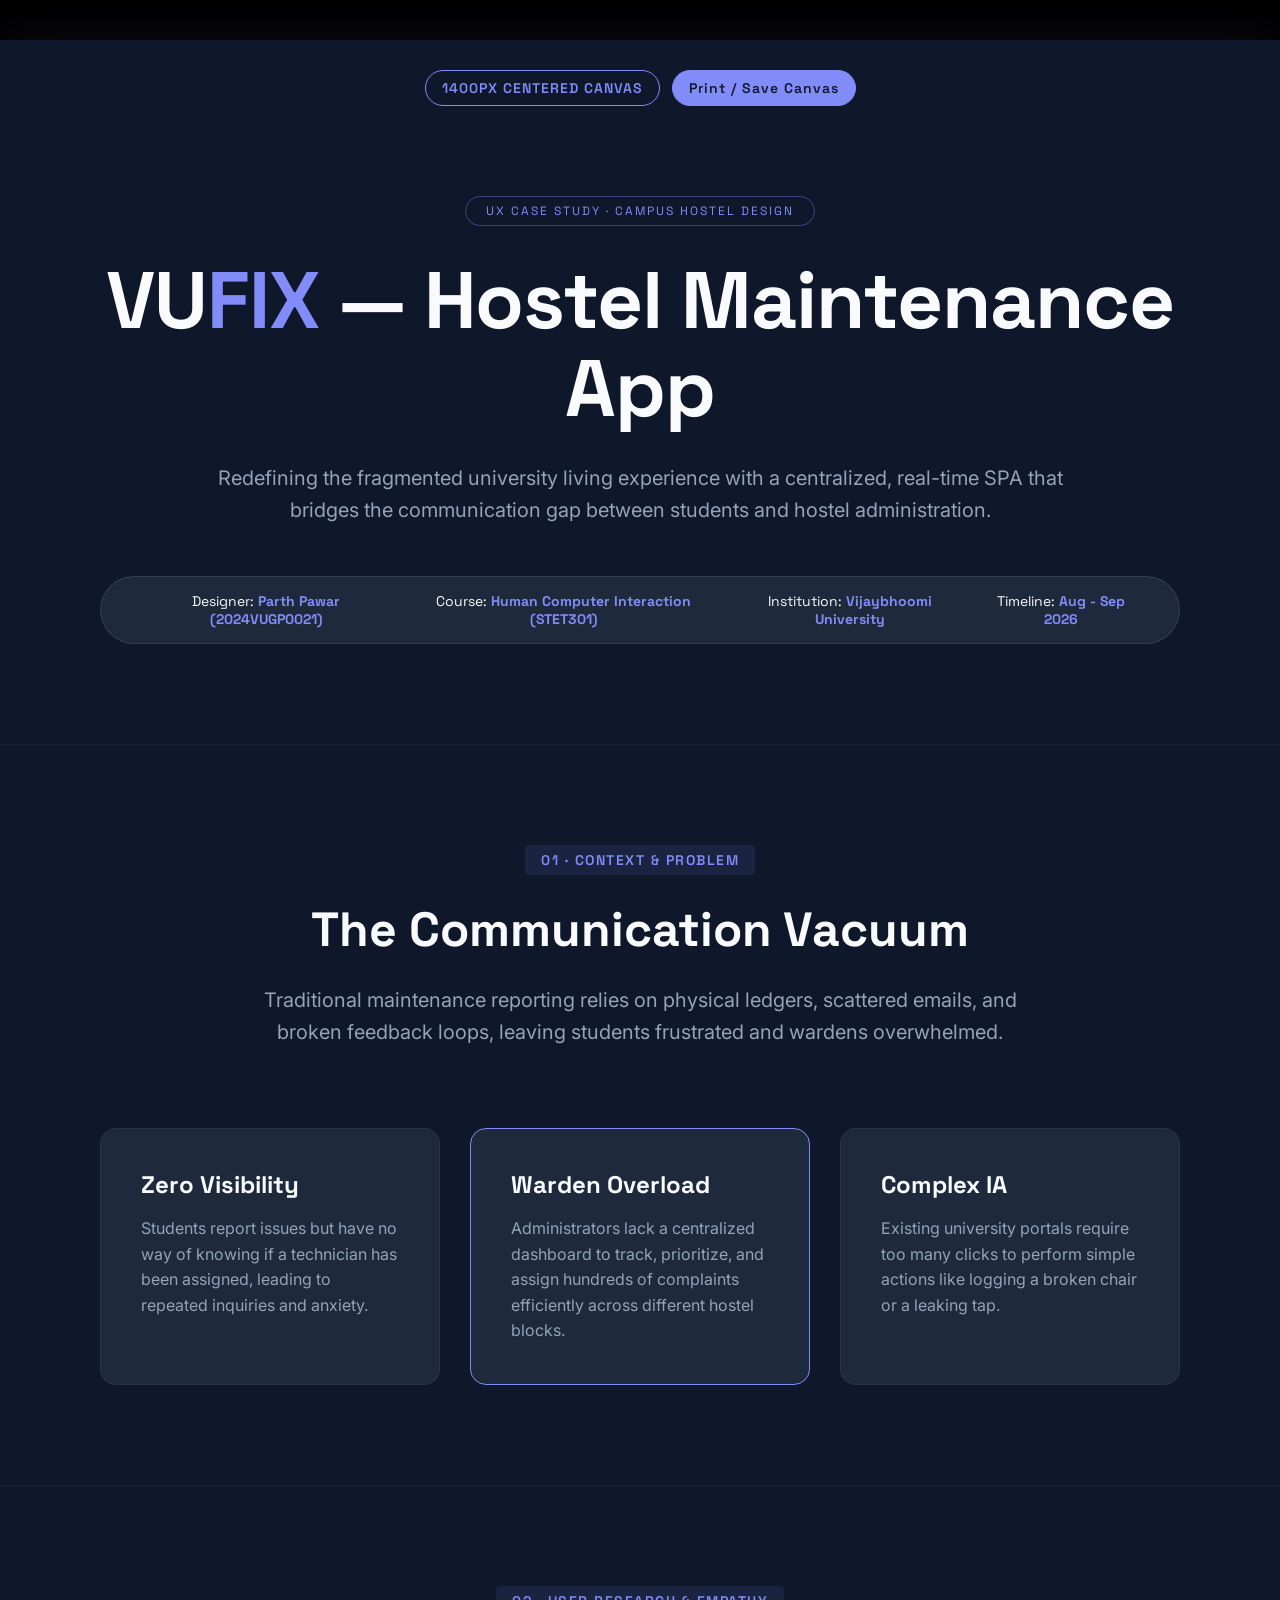
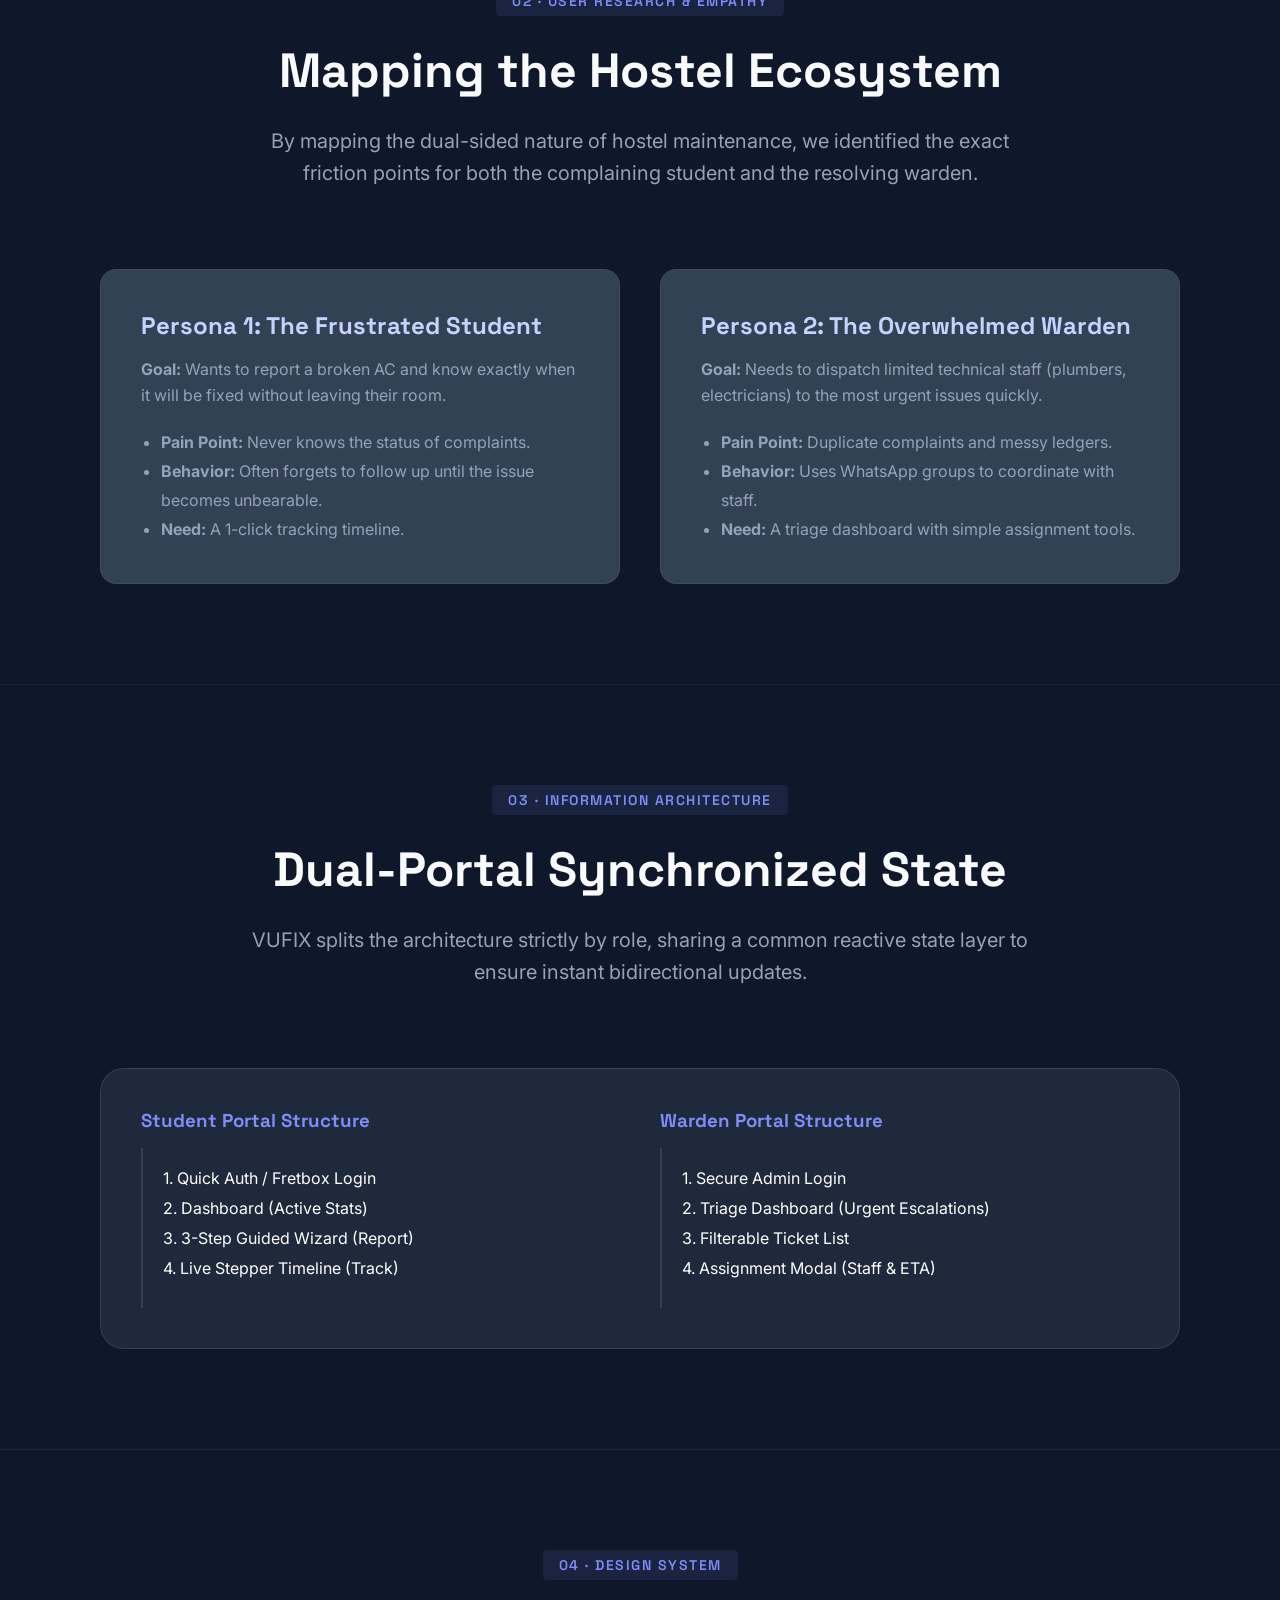
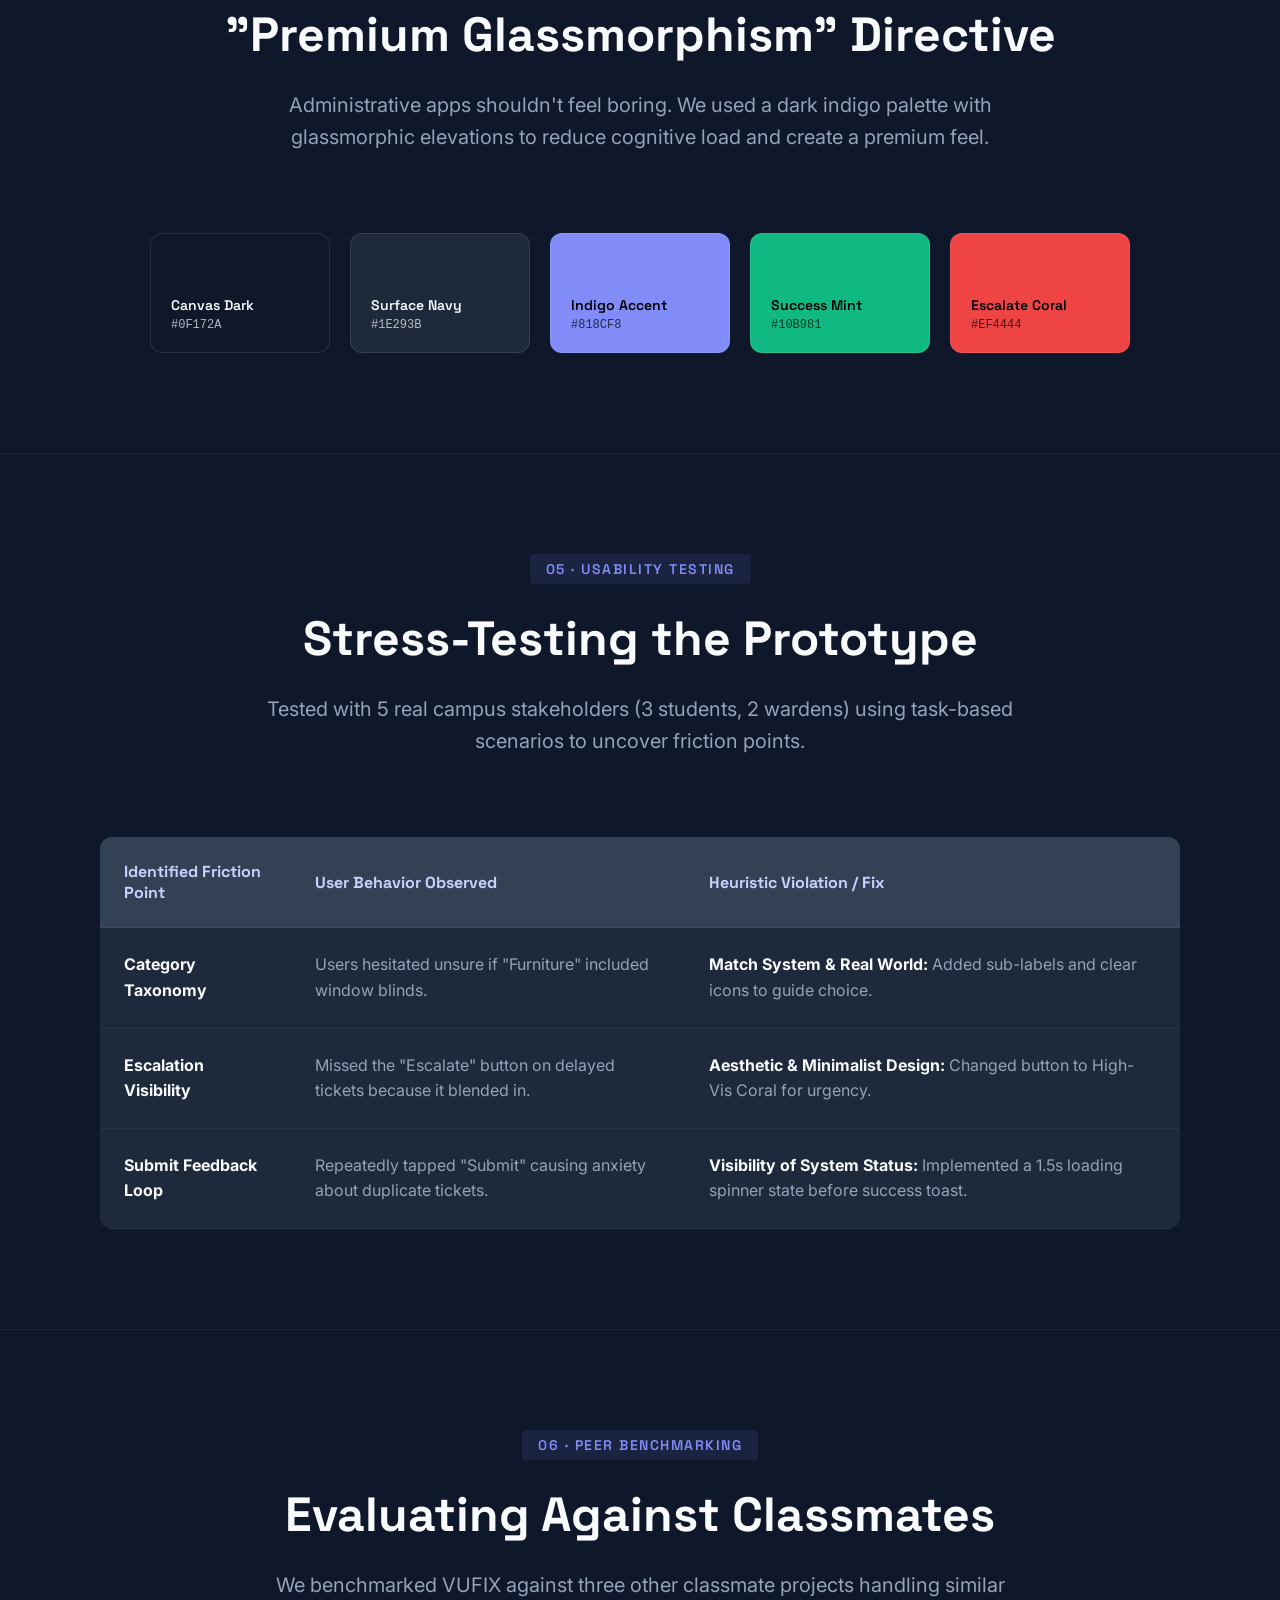
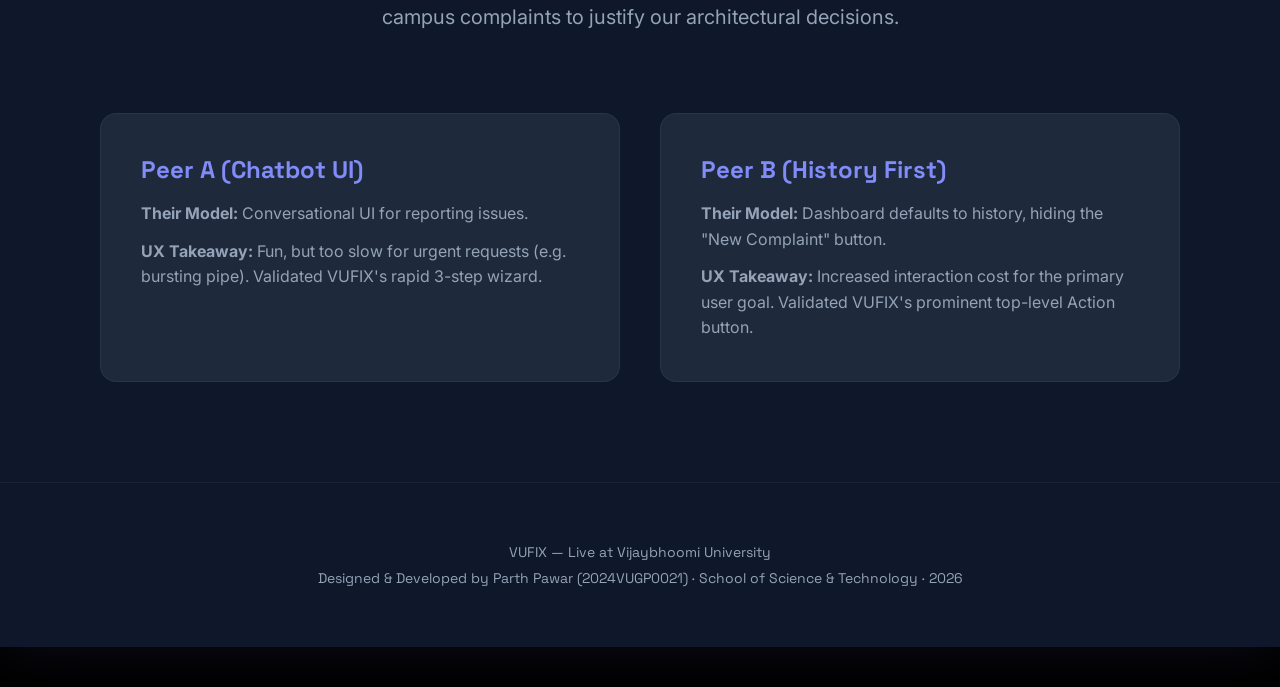
<file: showcase/Behance_Case_Study.html>
<!DOCTYPE html>
<html lang="en">
<head>
    <meta charset="UTF-8">
    <meta name="viewport" content="width=device-width, initial-scale=1.0">
    <title>VUFIX — Behance Visual Showcase (1400px Centered)</title>
    <link href="https://fonts.googleapis.com/css2?family=Space+Grotesk:wght@400;600;700&family=Inter:wght@400;500;600&display=swap" rel="stylesheet">
    <style>
        :root {
            --bg-canvas: #0f172a; /* Dark Indigo canvas */
            --bg-surface: #1e293b;
            --bg-elevated: #334155;
            --accent-primary: #818cf8; /* VUFIX Indigo Accent */
            --accent-secondary: #c7d2fe;
            --text-main: #f8fafc;
            --text-muted: #94a3b8;
            --font-display: 'Space Grotesk', sans-serif;
            --font-body: 'Inter', sans-serif;
        }

        * {
            box-sizing: border-box;
            margin: 0;
            padding: 0;
        }

        body {
            background-color: #000000;
            font-family: var(--font-body);
            color: var(--text-main);
            display: flex;
            justify-content: center;
            padding: 40px 0;
        }

        .showcase-canvas {
            width: 1400px;
            background-color: var(--bg-canvas);
            position: relative;
            box-shadow: 0 0 50px rgba(129, 140, 248, 0.1);
            overflow: hidden;
            display: flex;
            flex-direction: column;
        }

        /* Top Bar Actions */
        .top-actions {
            display: flex;
            justify-content: center;
            gap: 12px;
            padding: 30px 0;
        }
        .action-pill {
            background: transparent;
            border: 1px solid var(--accent-primary);
            color: var(--accent-primary);
            padding: 8px 16px;
            border-radius: 30px;
            font-family: var(--font-display);
            font-size: 14px;
            font-weight: 600;
            letter-spacing: 1px;
        }
        .action-pill.filled {
            background: var(--accent-primary);
            color: #0f172a;
        }

        /* Hero Section */
        .hero {
            text-align: center;
            padding: 60px 100px 100px;
            border-bottom: 1px solid rgba(255,255,255,0.05);
        }
        .hero-tag {
            display: inline-block;
            border: 1px solid rgba(129, 140, 248, 0.4);
            color: var(--accent-primary);
            padding: 6px 20px;
            border-radius: 30px;
            font-family: var(--font-display);
            font-size: 12px;
            letter-spacing: 2px;
            text-transform: uppercase;
            margin-bottom: 30px;
        }
        .hero h1 {
            font-family: var(--font-display);
            font-size: 80px;
            line-height: 1.1;
            margin-bottom: 30px;
            letter-spacing: -1px;
        }
        .hero h1 span {
            color: var(--accent-primary);
        }
        .hero p {
            font-size: 20px;
            line-height: 1.6;
            color: var(--text-muted);
            max-width: 900px;
            margin: 0 auto 50px;
        }
        .meta-pill {
            display: inline-flex;
            gap: 20px;
            background: var(--bg-surface);
            border: 1px solid rgba(255,255,255,0.1);
            padding: 15px 40px;
            border-radius: 50px;
            font-family: var(--font-display);
            font-size: 14px;
        }
        .meta-item span {
            color: var(--accent-primary);
            font-weight: 700;
        }

        /* Section Formatting */
        .section {
            padding: 100px 100px;
            border-bottom: 1px solid rgba(255,255,255,0.05);
        }
        .section-header {
            text-align: center;
            margin-bottom: 80px;
        }
        .section-tag {
            display: inline-block;
            background: rgba(129, 140, 248, 0.1);
            color: var(--accent-primary);
            padding: 6px 16px;
            border-radius: 4px;
            font-family: var(--font-display);
            font-size: 14px;
            font-weight: 600;
            letter-spacing: 1.5px;
            margin-bottom: 24px;
        }
        .section h2 {
            font-family: var(--font-display);
            font-size: 48px;
            margin-bottom: 24px;
        }
        .section p.subtitle {
            font-size: 20px;
            color: var(--text-muted);
            max-width: 800px;
            margin: 0 auto;
            line-height: 1.6;
        }

        /* Grid Layouts */
        .grid-3 {
            display: grid;
            grid-template-columns: repeat(3, 1fr);
            gap: 30px;
        }
        .grid-2 {
            display: grid;
            grid-template-columns: repeat(2, 1fr);
            gap: 40px;
        }

        /* Cards */
        .card {
            background: var(--bg-surface);
            border: 1px solid rgba(255,255,255,0.05);
            padding: 40px;
            border-radius: 16px;
            position: relative;
        }
        .card.highlight-border {
            border: 1px solid var(--accent-primary);
        }
        .card h3 {
            font-family: var(--font-display);
            font-size: 24px;
            margin-bottom: 16px;
            color: var(--text-main);
        }
        .card p {
            color: var(--text-muted);
            line-height: 1.6;
            font-size: 16px;
        }

        /* Mock UI Elements */
        .mock-ui-container {
            background: var(--bg-surface);
            border: 1px solid rgba(255,255,255,0.1);
            border-radius: 24px;
            padding: 40px;
            margin-top: 60px;
        }
        .mock-wireframe {
            background: #ffffff;
            color: #000;
            border-radius: 12px;
            padding: 40px;
            font-family: 'Indie Flower', cursive, var(--font-body);
        }
        .mock-wireframe-title {
            font-size: 32px;
            font-weight: 800;
            text-align: center;
            margin-bottom: 40px;
            text-transform: uppercase;
        }

        /* Colors Palette Display */
        .palette {
            display: flex;
            gap: 20px;
            margin-top: 40px;
            justify-content: center;
        }
        .color-swatch {
            width: 180px;
            border-radius: 12px;
            padding: 20px;
            height: 120px;
            display: flex;
            flex-direction: column;
            justify-content: flex-end;
            border: 1px solid rgba(255,255,255,0.1);
        }
        .color-swatch span {
            font-family: var(--font-display);
            font-size: 14px;
            font-weight: 600;
        }
        .color-swatch small {
            opacity: 0.7;
            font-size: 12px;
            margin-top: 4px;
            font-family: monospace;
        }

        /* Table */
        table {
            width: 100%;
            border-collapse: collapse;
            margin-top: 40px;
            background: var(--bg-surface);
            border-radius: 12px;
            overflow: hidden;
        }
        th, td {
            padding: 24px;
            text-align: left;
            border-bottom: 1px solid rgba(255,255,255,0.05);
        }
        th {
            font-family: var(--font-display);
            background: var(--bg-elevated);
            color: var(--accent-secondary);
        }
        td {
            color: var(--text-muted);
            line-height: 1.6;
        }
        td strong {
            color: var(--text-main);
        }

        /* Footer */
        .footer {
            text-align: center;
            padding: 60px;
            color: var(--text-muted);
            font-family: var(--font-display);
            font-size: 14px;
        }
    </style>
</head>
<body>

    <div class="showcase-canvas">
        
        <!-- Top Actions -->
        <div class="top-actions">
            <div class="action-pill">1400PX CENTERED CANVAS</div>
            <div class="action-pill filled">Print / Save Canvas</div>
        </div>

        <!-- Hero Section -->
        <div class="hero">
            <div class="hero-tag">UX CASE STUDY · CAMPUS HOSTEL DESIGN</div>
            <h1>VU<span>FIX</span> — Hostel Maintenance App</h1>
            <p>Redefining the fragmented university living experience with a centralized, real-time SPA that bridges the communication gap between students and hostel administration.</p>
            
            <div class="meta-pill">
                <div class="meta-item">Designer: <span>Parth Pawar (2024VUGP0021)</span></div>
                <div class="meta-item">Course: <span>Human Computer Interaction (STET301)</span></div>
                <div class="meta-item">Institution: <span>Vijaybhoomi University</span></div>
                <div class="meta-item">Timeline: <span>Aug - Sep 2026</span></div>
            </div>
        </div>

        <!-- Section 1: Context & Problem -->
        <div class="section">
            <div class="section-header">
                <div class="section-tag">01 · CONTEXT & PROBLEM</div>
                <h2>The Communication Vacuum</h2>
                <p class="subtitle">Traditional maintenance reporting relies on physical ledgers, scattered emails, and broken feedback loops, leaving students frustrated and wardens overwhelmed.</p>
            </div>
            
            <div class="grid-3">
                <div class="card">
                    <h3>Zero Visibility</h3>
                    <p>Students report issues but have no way of knowing if a technician has been assigned, leading to repeated inquiries and anxiety.</p>
                </div>
                <div class="card highlight-border">
                    <h3>Warden Overload</h3>
                    <p>Administrators lack a centralized dashboard to track, prioritize, and assign hundreds of complaints efficiently across different hostel blocks.</p>
                </div>
                <div class="card">
                    <h3>Complex IA</h3>
                    <p>Existing university portals require too many clicks to perform simple actions like logging a broken chair or a leaking tap.</p>
                </div>
            </div>
        </div>

        <!-- Section 2: User Research -->
        <div class="section">
            <div class="section-header">
                <div class="section-tag">02 · USER RESEARCH & EMPATHY</div>
                <h2>Mapping the Hostel Ecosystem</h2>
                <p class="subtitle">By mapping the dual-sided nature of hostel maintenance, we identified the exact friction points for both the complaining student and the resolving warden.</p>
            </div>

            <div class="grid-2">
                <div class="card" style="background: var(--bg-elevated);">
                    <h3 style="color: var(--accent-secondary);">Persona 1: The Frustrated Student</h3>
                    <p style="margin-bottom: 20px;"><strong>Goal:</strong> Wants to report a broken AC and know exactly when it will be fixed without leaving their room.</p>
                    <ul style="color: var(--text-muted); line-height: 1.8; margin-left: 20px;">
                        <li><strong>Pain Point:</strong> Never knows the status of complaints.</li>
                        <li><strong>Behavior:</strong> Often forgets to follow up until the issue becomes unbearable.</li>
                        <li><strong>Need:</strong> A 1-click tracking timeline.</li>
                    </ul>
                </div>
                <div class="card" style="background: var(--bg-elevated);">
                    <h3 style="color: var(--accent-secondary);">Persona 2: The Overwhelmed Warden</h3>
                    <p style="margin-bottom: 20px;"><strong>Goal:</strong> Needs to dispatch limited technical staff (plumbers, electricians) to the most urgent issues quickly.</p>
                    <ul style="color: var(--text-muted); line-height: 1.8; margin-left: 20px;">
                        <li><strong>Pain Point:</strong> Duplicate complaints and messy ledgers.</li>
                        <li><strong>Behavior:</strong> Uses WhatsApp groups to coordinate with staff.</li>
                        <li><strong>Need:</strong> A triage dashboard with simple assignment tools.</li>
                    </ul>
                </div>
            </div>
        </div>

        <!-- Section 3: Information Architecture -->
        <div class="section">
            <div class="section-header">
                <div class="section-tag">03 · INFORMATION ARCHITECTURE</div>
                <h2>Dual-Portal Synchronized State</h2>
                <p class="subtitle">VUFIX splits the architecture strictly by role, sharing a common reactive state layer to ensure instant bidirectional updates.</p>
            </div>

            <div class="mock-ui-container">
                <div style="display: flex; gap: 40px;">
                    <div style="flex: 1;">
                        <h3 style="color: var(--accent-primary); margin-bottom: 16px; font-family: var(--font-display);">Student Portal Structure</h3>
                        <div style="padding: 20px; border-left: 2px solid var(--bg-elevated);">
                            <p style="margin-bottom: 10px; color: #fff;">1. Quick Auth / Fretbox Login</p>
                            <p style="margin-bottom: 10px; color: #fff;">2. Dashboard (Active Stats)</p>
                            <p style="margin-bottom: 10px; color: #fff;">3. 3-Step Guided Wizard (Report)</p>
                            <p style="margin-bottom: 10px; color: #fff;">4. Live Stepper Timeline (Track)</p>
                        </div>
                    </div>
                    <div style="flex: 1;">
                        <h3 style="color: var(--accent-primary); margin-bottom: 16px; font-family: var(--font-display);">Warden Portal Structure</h3>
                        <div style="padding: 20px; border-left: 2px solid var(--bg-elevated);">
                            <p style="margin-bottom: 10px; color: #fff;">1. Secure Admin Login</p>
                            <p style="margin-bottom: 10px; color: #fff;">2. Triage Dashboard (Urgent Escalations)</p>
                            <p style="margin-bottom: 10px; color: #fff;">3. Filterable Ticket List</p>
                            <p style="margin-bottom: 10px; color: #fff;">4. Assignment Modal (Staff & ETA)</p>
                        </div>
                    </div>
                </div>
            </div>
        </div>

        <!-- Section 4: Design System -->
        <div class="section">
            <div class="section-header">
                <div class="section-tag">04 · DESIGN SYSTEM</div>
                <h2>"Premium Glassmorphism" Directive</h2>
                <p class="subtitle">Administrative apps shouldn't feel boring. We used a dark indigo palette with glassmorphic elevations to reduce cognitive load and create a premium feel.</p>
            </div>

            <div class="palette">
                <div class="color-swatch" style="background: #0f172a;">
                    <span>Canvas Dark</span>
                    <small>#0F172A</small>
                </div>
                <div class="color-swatch" style="background: #1e293b;">
                    <span>Surface Navy</span>
                    <small>#1E293B</small>
                </div>
                <div class="color-swatch" style="background: #818cf8; color: #000;">
                    <span>Indigo Accent</span>
                    <small>#818CF8</small>
                </div>
                <div class="color-swatch" style="background: #10b981; color: #000;">
                    <span>Success Mint</span>
                    <small>#10B981</small>
                </div>
                <div class="color-swatch" style="background: #ef4444; color: #000;">
                    <span>Escalate Coral</span>
                    <small>#EF4444</small>
                </div>
            </div>
        </div>

        <!-- Section 5: Usability Testing -->
        <div class="section">
            <div class="section-header">
                <div class="section-tag">05 · USABILITY TESTING</div>
                <h2>Stress-Testing the Prototype</h2>
                <p class="subtitle">Tested with 5 real campus stakeholders (3 students, 2 wardens) using task-based scenarios to uncover friction points.</p>
            </div>

            <table>
                <thead>
                    <tr>
                        <th>Identified Friction Point</th>
                        <th>User Behavior Observed</th>
                        <th>Heuristic Violation / Fix</th>
                    </tr>
                </thead>
                <tbody>
                    <tr>
                        <td><strong>Category Taxonomy</strong></td>
                        <td>Users hesitated unsure if "Furniture" included window blinds.</td>
                        <td><strong>Match System & Real World:</strong> Added sub-labels and clear icons to guide choice.</td>
                    </tr>
                    <tr>
                        <td><strong>Escalation Visibility</strong></td>
                        <td>Missed the "Escalate" button on delayed tickets because it blended in.</td>
                        <td><strong>Aesthetic & Minimalist Design:</strong> Changed button to High-Vis Coral for urgency.</td>
                    </tr>
                    <tr>
                        <td><strong>Submit Feedback Loop</strong></td>
                        <td>Repeatedly tapped "Submit" causing anxiety about duplicate tickets.</td>
                        <td><strong>Visibility of System Status:</strong> Implemented a 1.5s loading spinner state before success toast.</td>
                    </tr>
                </tbody>
            </table>
        </div>

        <!-- Section 6: Peer Benchmarking -->
        <div class="section">
            <div class="section-header">
                <div class="section-tag">06 · PEER BENCHMARKING</div>
                <h2>Evaluating Against Classmates</h2>
                <p class="subtitle">We benchmarked VUFIX against three other classmate projects handling similar campus complaints to justify our architectural decisions.</p>
            </div>

            <div class="grid-2">
                <div class="card">
                    <h3 style="color: var(--accent-primary);">Peer A (Chatbot UI)</h3>
                    <p style="margin-bottom: 12px;"><strong>Their Model:</strong> Conversational UI for reporting issues.</p>
                    <p><strong>UX Takeaway:</strong> Fun, but too slow for urgent requests (e.g. bursting pipe). Validated VUFIX's rapid 3-step wizard.</p>
                </div>
                <div class="card">
                    <h3 style="color: var(--accent-primary);">Peer B (History First)</h3>
                    <p style="margin-bottom: 12px;"><strong>Their Model:</strong> Dashboard defaults to history, hiding the "New Complaint" button.</p>
                    <p><strong>UX Takeaway:</strong> Increased interaction cost for the primary user goal. Validated VUFIX's prominent top-level Action button.</p>
                </div>
            </div>
        </div>

        <!-- Footer -->
        <div class="footer">
            <p>VUFIX — Live at Vijaybhoomi University</p>
            <p style="margin-top: 8px;">Designed & Developed by Parth Pawar (2024VUGP0021) · School of Science & Technology · 2026</p>
        </div>

    </div>

</body>
</html>
</file>
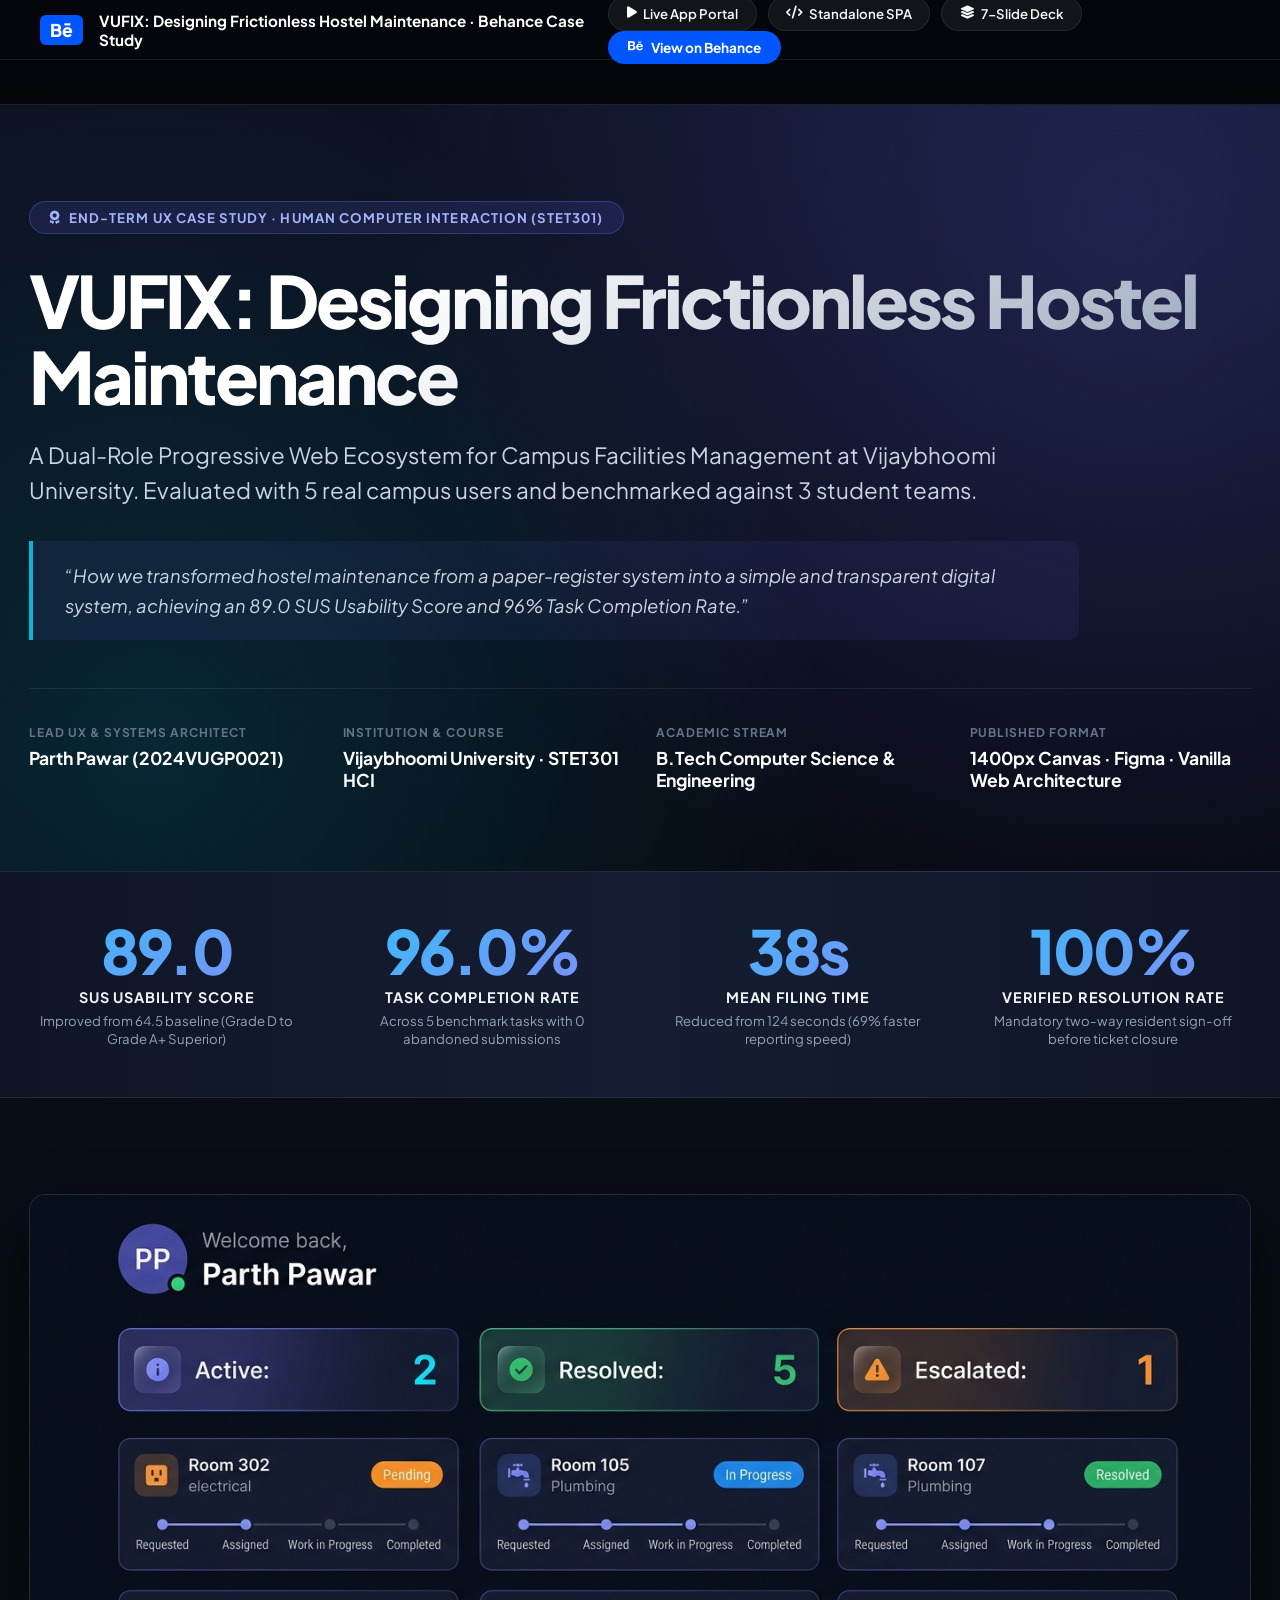
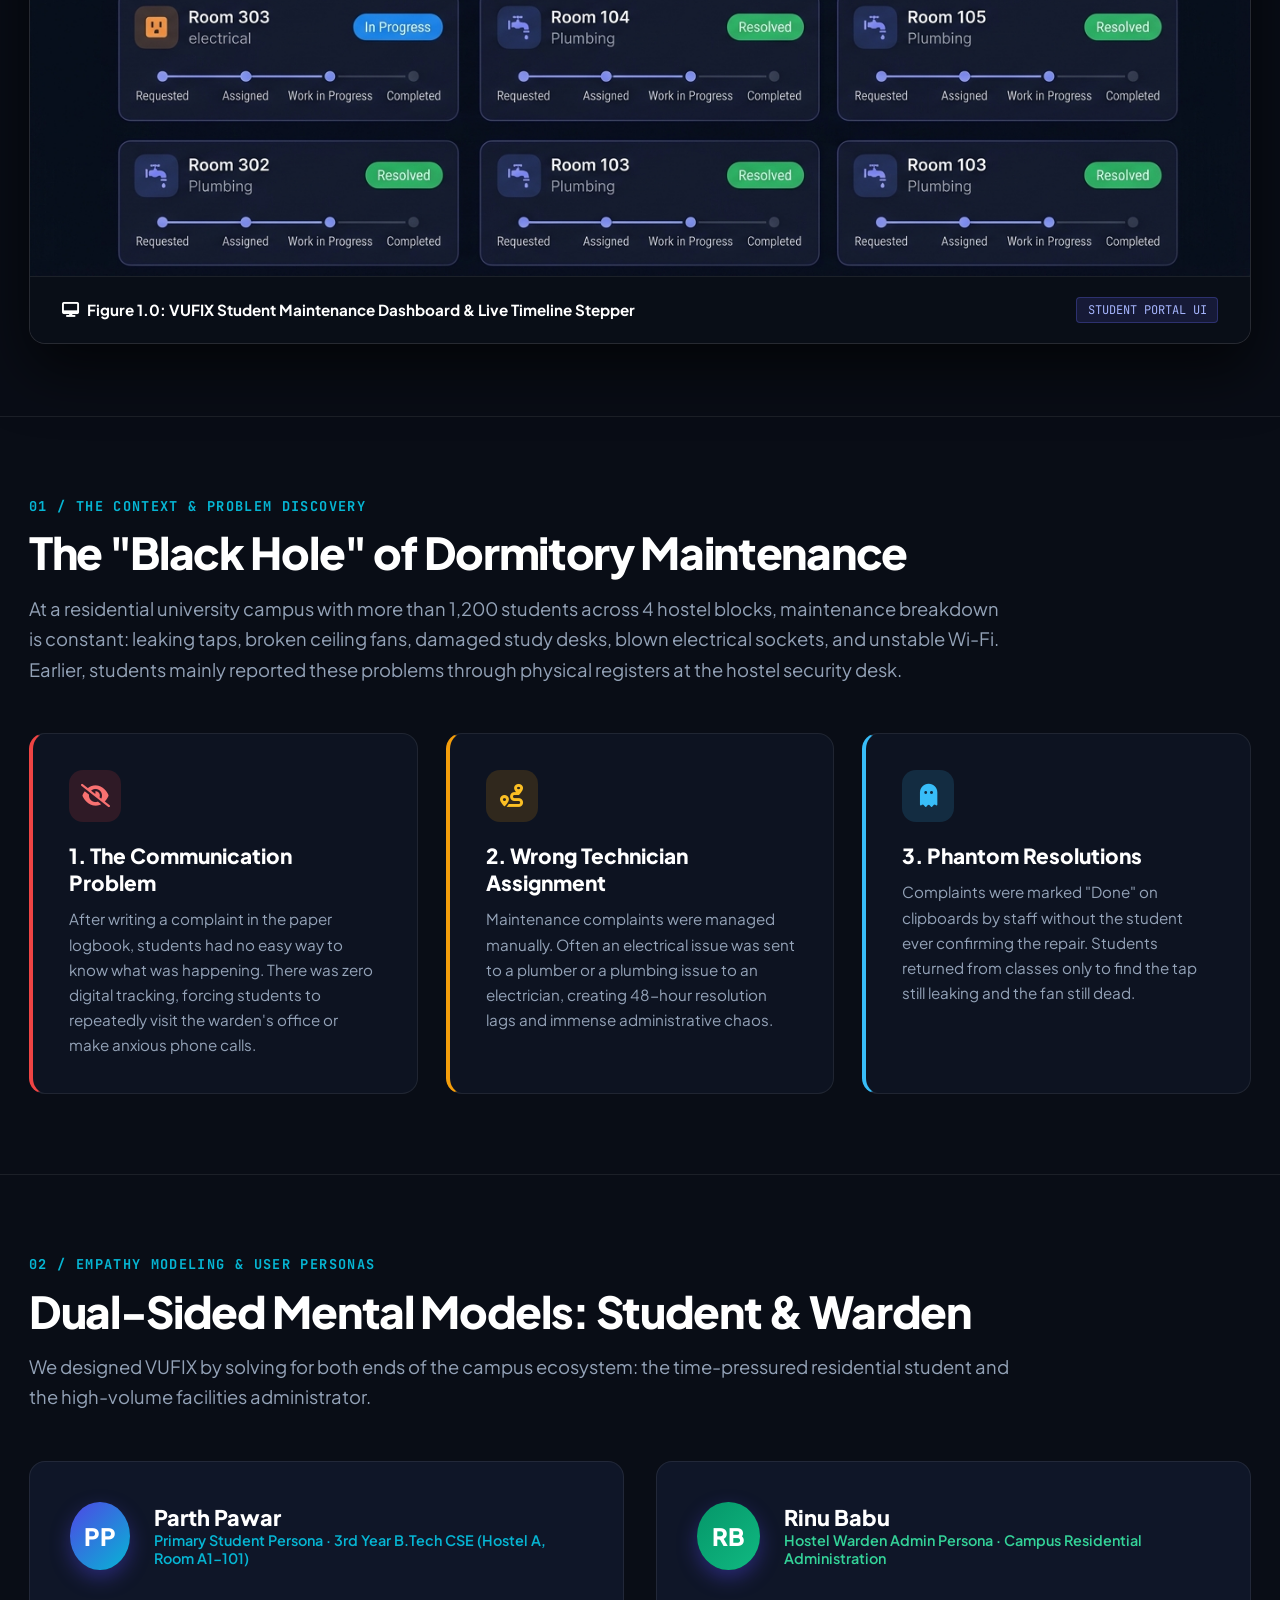
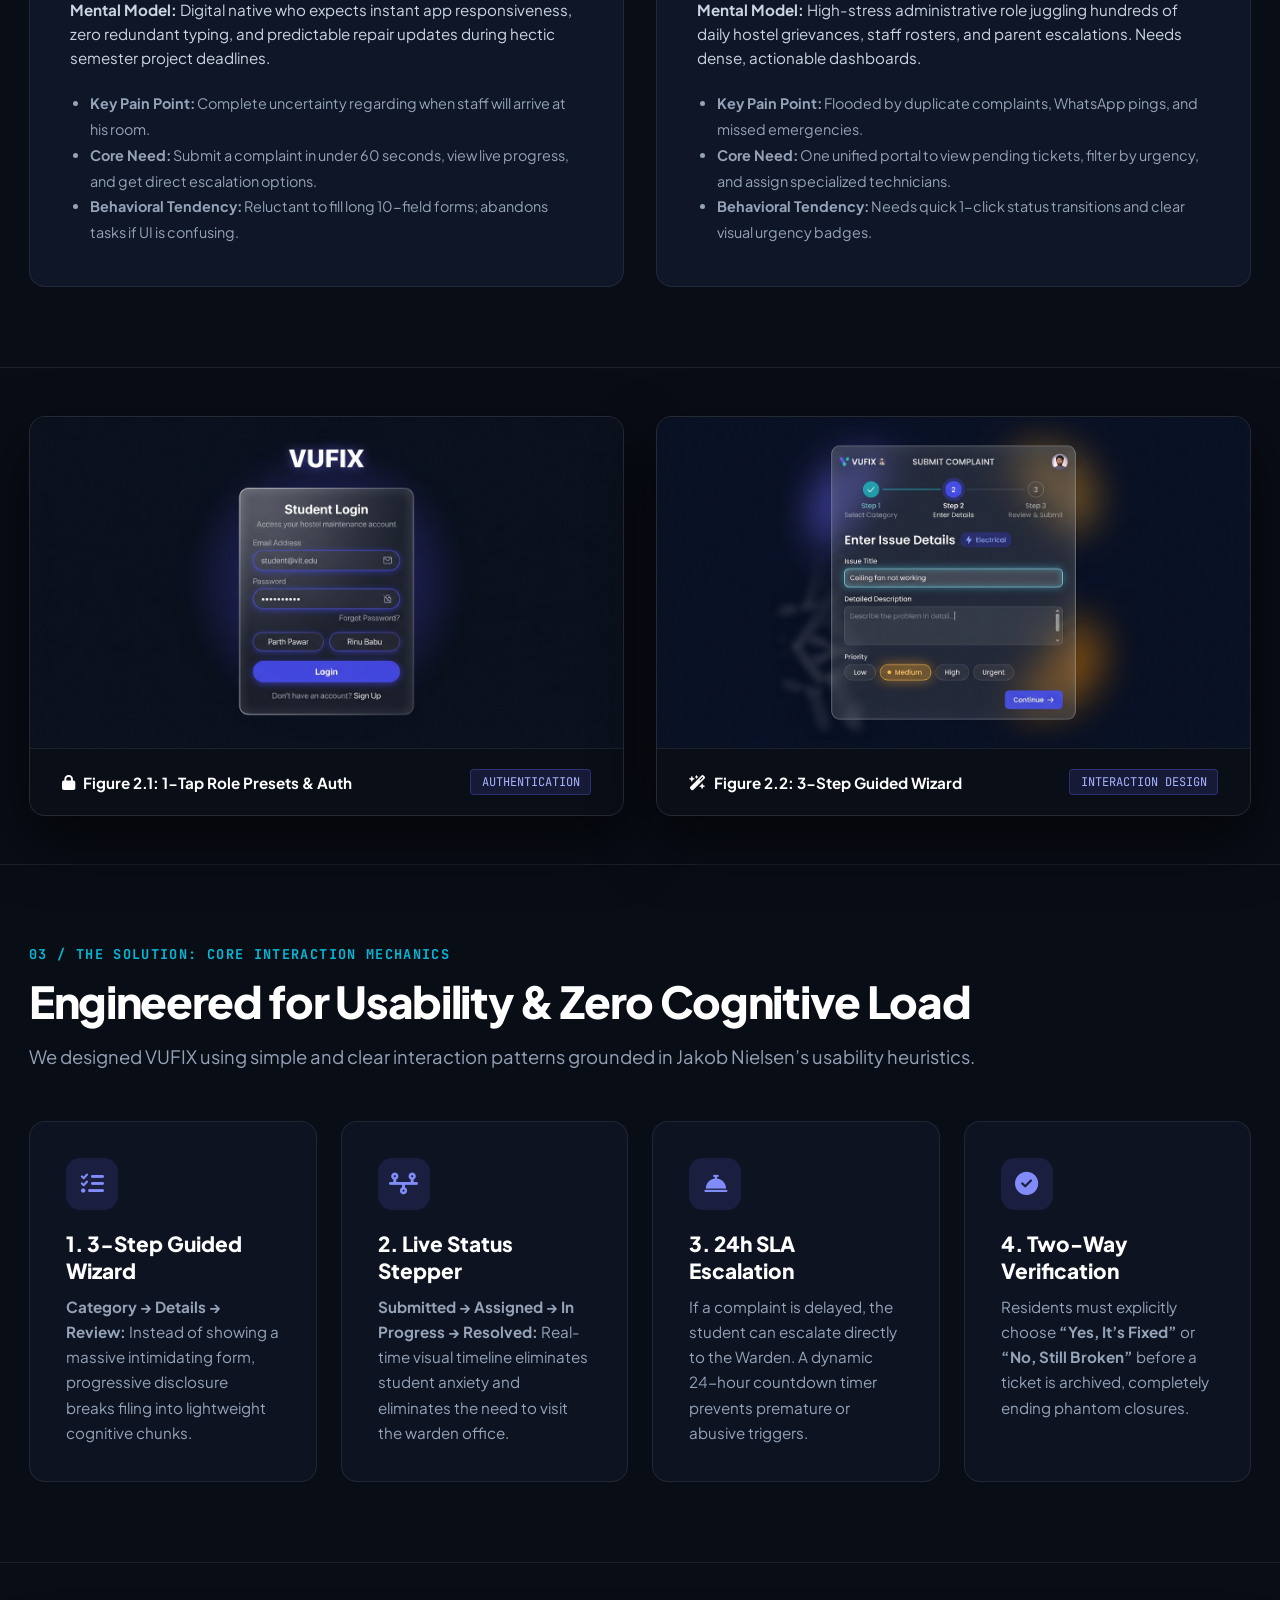
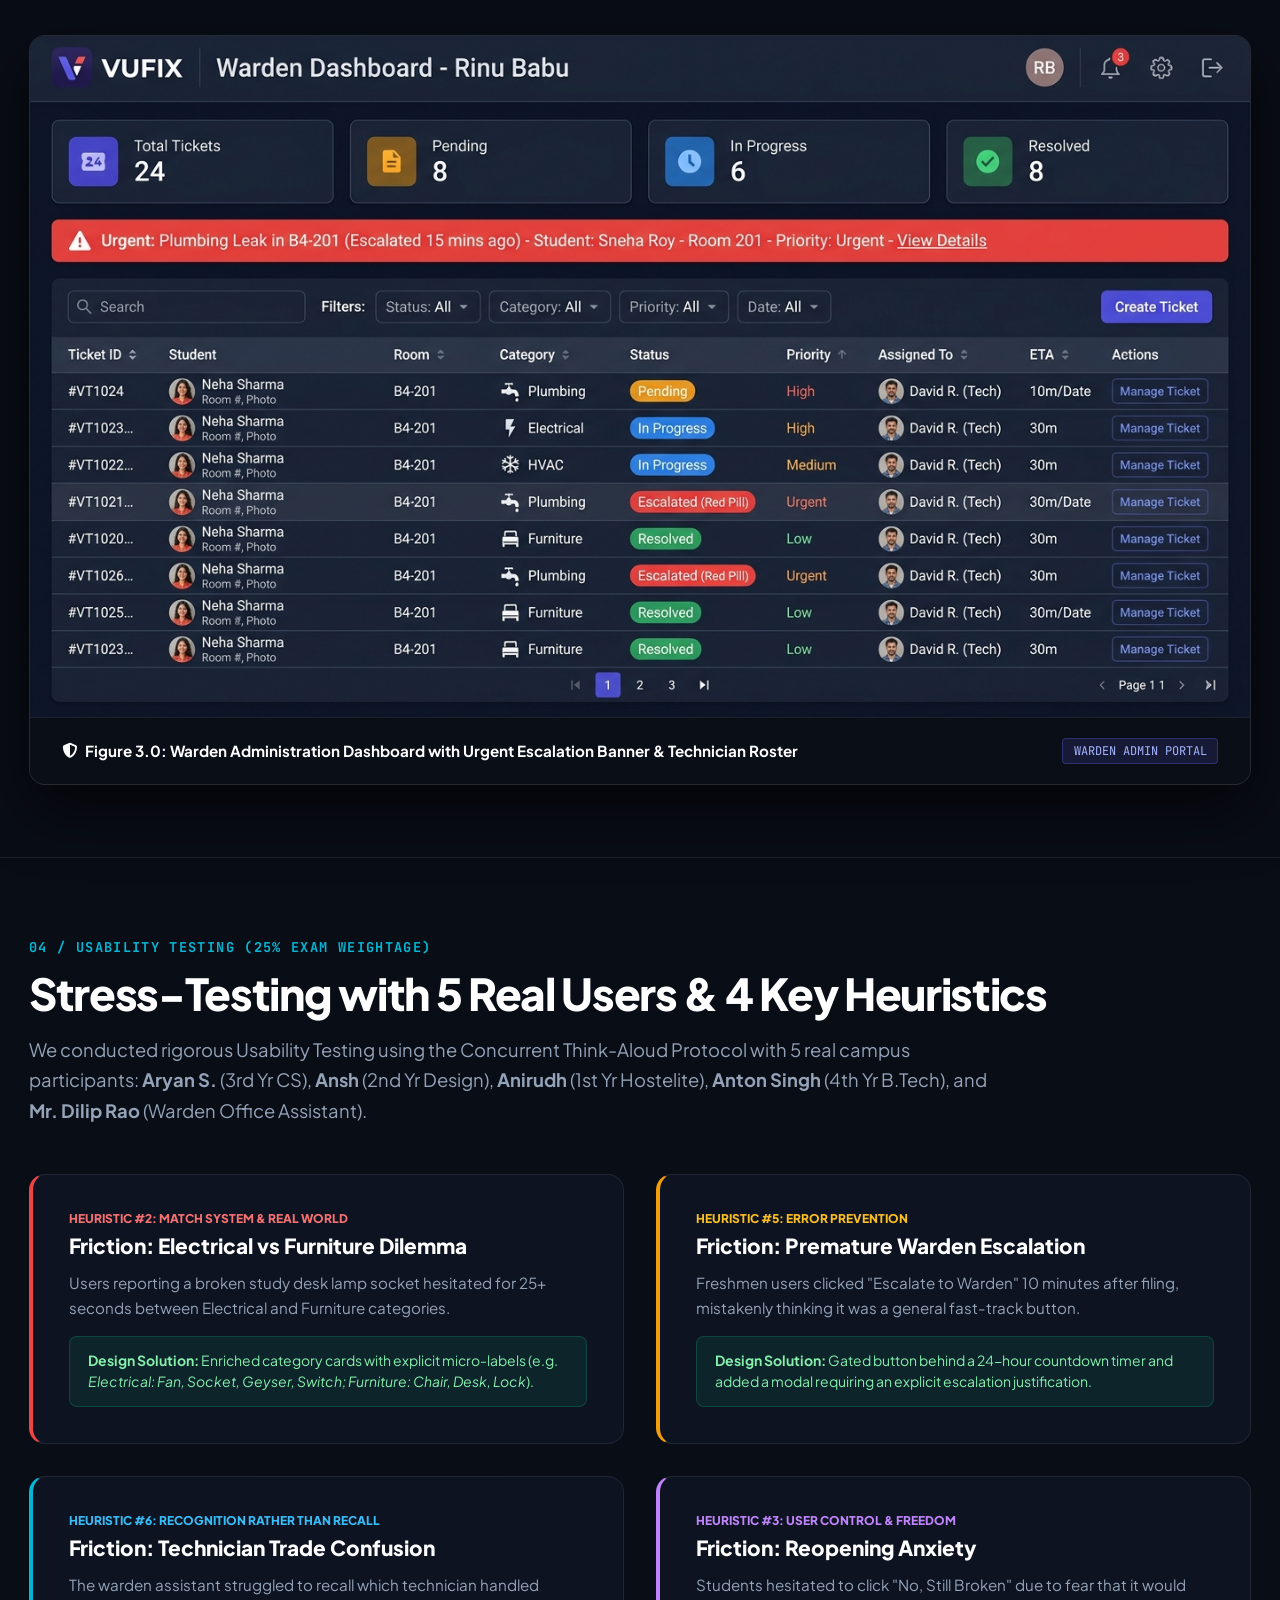
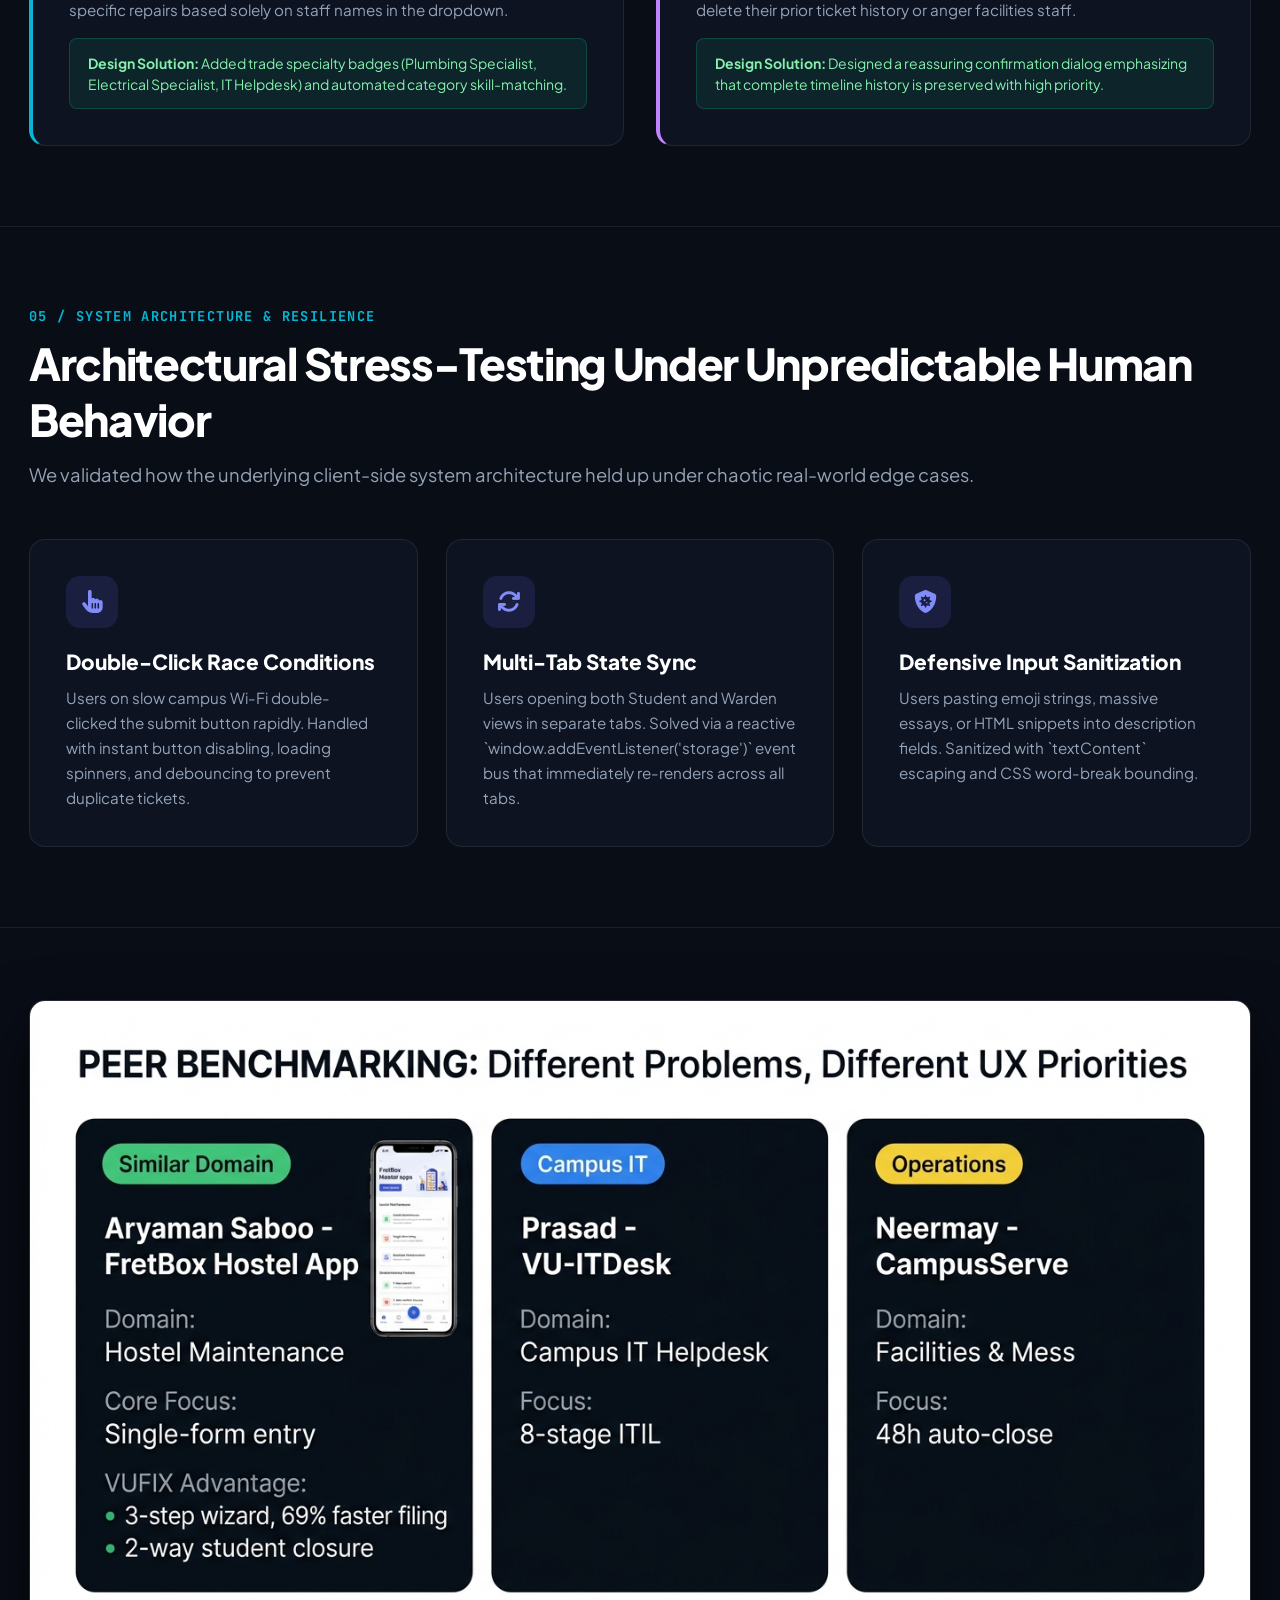
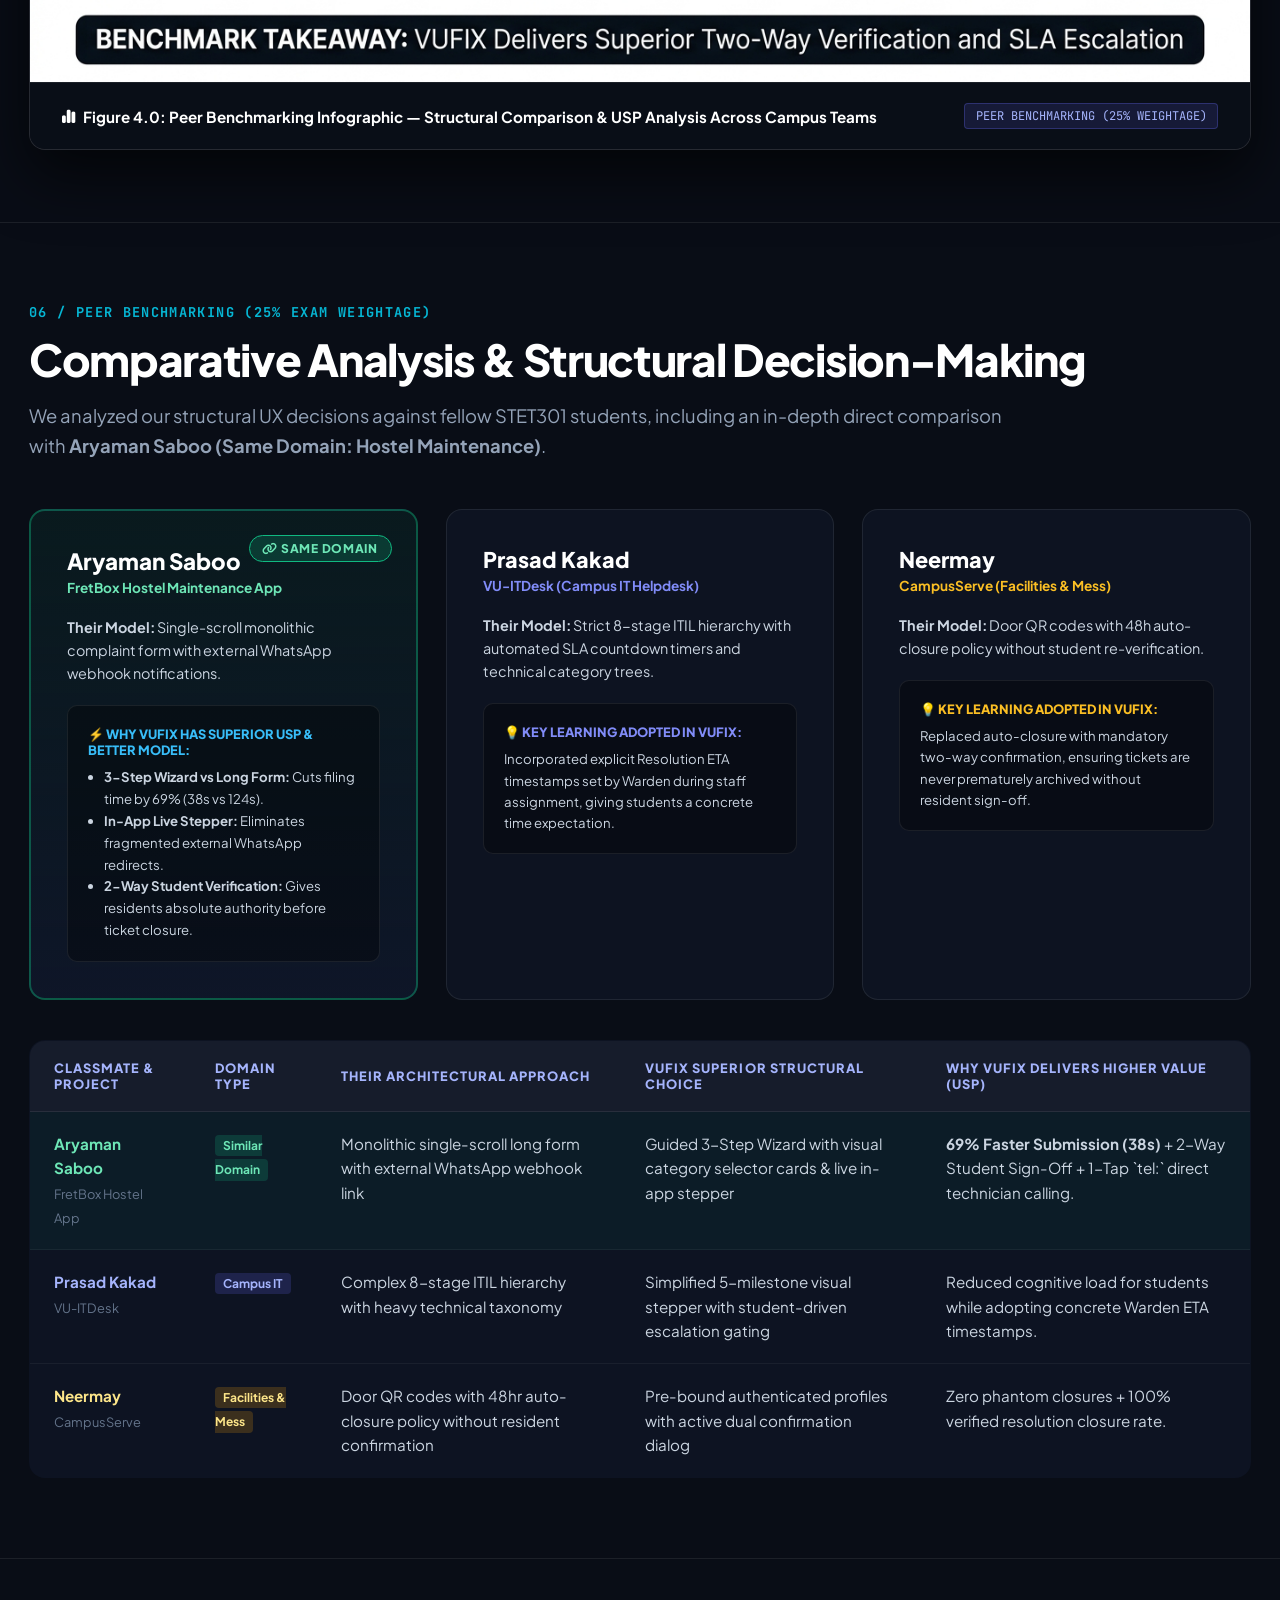
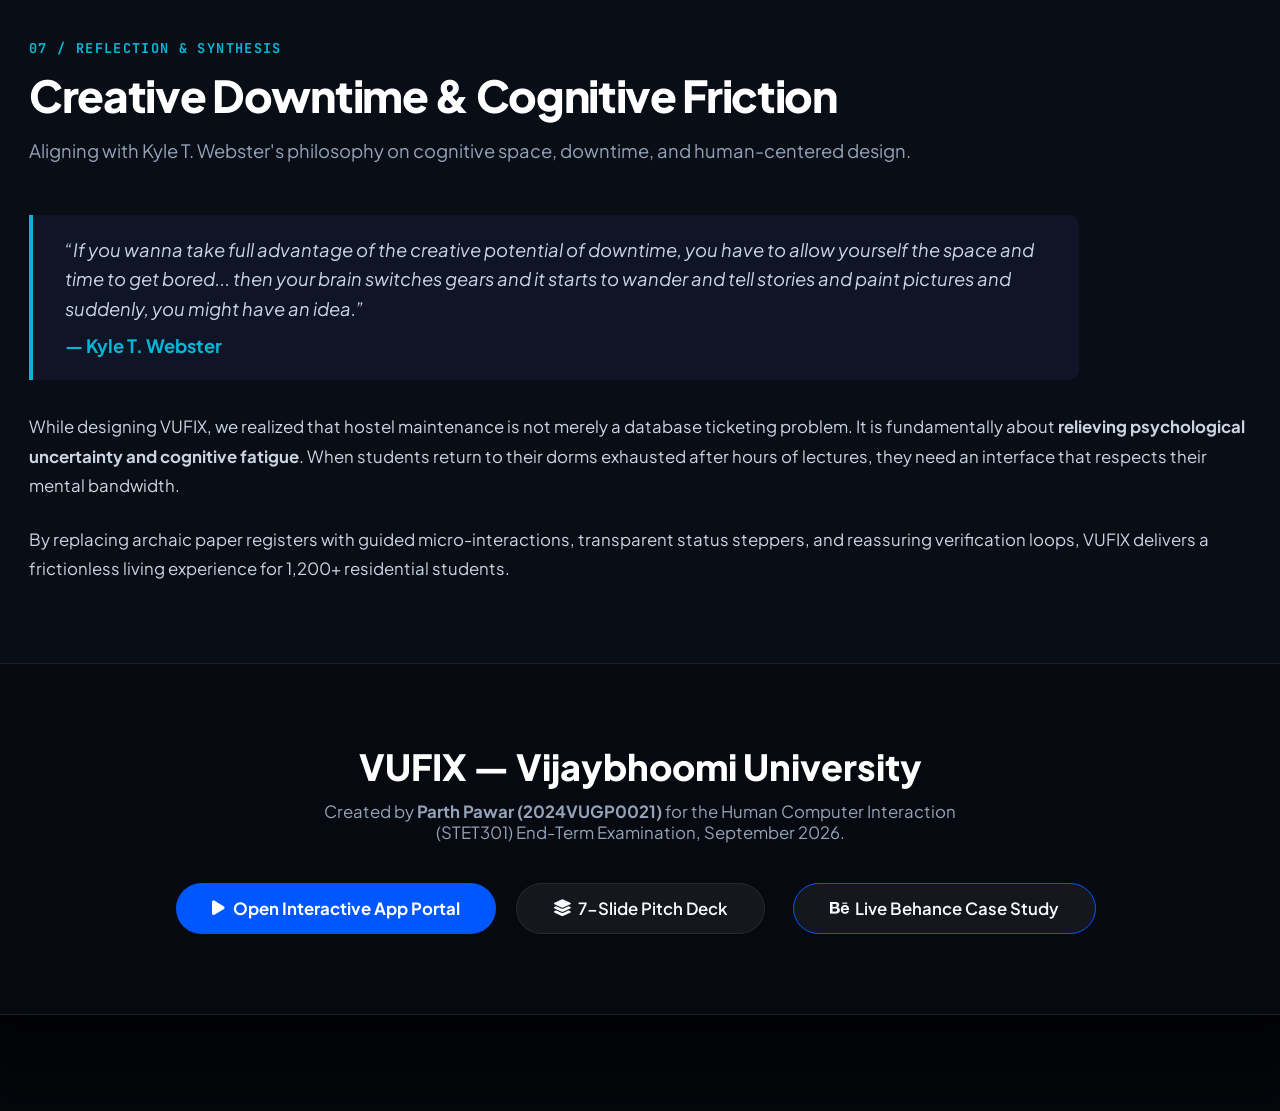
<file: showcase/behance_showcase_1400px.html>
<!DOCTYPE html>
<html lang="en">
<head>
    <meta charset="UTF-8">
    <meta name="viewport" content="width=device-width, initial-scale=1.0">
    <title>VUFIX — Behance 1400px Case Study & Visual Showcase</title>
    <link rel="preconnect" href="https://fonts.googleapis.com">
    <link rel="preconnect" href="https://fonts.gstatic.com" crossorigin>
    <link href="https://fonts.googleapis.com/css2?family=Plus+Jakarta+Sans:wght@300;400;500;600;700;800;900&family=JetBrains+Mono:wght@400;500;600;700&display=swap" rel="stylesheet">
    <link rel="stylesheet" href="https://cdnjs.cloudflare.com/ajax/libs/font-awesome/6.4.0/css/all.min.css">
    <style>
        :root {
            --behance-blue: #0057ff;
            --primary: #4f46e5;
            --primary-light: #6366f1;
            --primary-glow: rgba(99, 102, 241, 0.4);
            --accent: #06b6d4;
            --accent-glow: rgba(6, 182, 212, 0.35);
            --bg-canvas: #05070c;
            --bg-surface: #090d16;
            --bg-card: rgba(15, 22, 36, 0.85);
            --bg-card-hover: rgba(22, 32, 54, 0.95);
            --border-glass: rgba(255, 255, 255, 0.08);
            --border-glow: rgba(99, 102, 241, 0.35);
            --text-main: #f8fafc;
            --text-muted: #94a3b8;
            --text-dim: #64748b;
            --success: #10b981;
            --warning: #f59e0b;
            --danger: #ef4444;
            --radius-sm: 10px;
            --radius-md: 16px;
            --radius-lg: 24px;
        }

        * {
            margin: 0;
            padding: 0;
            box-sizing: border-box;
            font-family: 'Plus Jakarta Sans', -apple-system, sans-serif;
        }

        body {
            background-color: var(--bg-canvas);
            color: var(--text-main);
            display: flex;
            flex-direction: column;
            align-items: center;
            padding: 2rem 0 6rem;
            min-height: 100vh;
        }

        /* Behance Floating Top Bar */
        .behance-topbar {
            position: fixed;
            top: 0;
            left: 0;
            width: 100%;
            height: 60px;
            background: rgba(5, 7, 12, 0.94);
            backdrop-filter: blur(18px);
            border-bottom: 1px solid var(--border-glass);
            display: flex;
            align-items: center;
            justify-content: space-between;
            padding: 0 2.5rem;
            z-index: 1000;
        }

        .behance-brand {
            display: flex;
            align-items: center;
            gap: 1rem;
        }

        .behance-logo {
            background: var(--behance-blue);
            color: white;
            font-weight: 900;
            font-size: 1.1rem;
            padding: 0.25rem 0.65rem;
            border-radius: 6px;
            letter-spacing: -0.02em;
        }

        .behance-project-title {
            font-weight: 700;
            font-size: 0.95rem;
            color: #fff;
        }

        .btn-action {
            background: var(--behance-blue);
            color: white;
            padding: 0.5rem 1.25rem;
            border-radius: 9999px;
            font-size: 0.85rem;
            font-weight: 700;
            text-decoration: none;
            display: inline-flex;
            align-items: center;
            gap: 0.5rem;
            transition: all 0.25s ease;
            border: none;
            cursor: pointer;
        }

        .btn-action:hover {
            background: #0046d4;
            transform: translateY(-2px);
            box-shadow: 0 8px 20px rgba(0, 87, 255, 0.35);
        }

        .btn-secondary {
            background: rgba(255, 255, 255, 0.06);
            border: 1px solid var(--border-glass);
            color: var(--text-main);
            padding: 0.5rem 1.1rem;
            border-radius: 9999px;
            font-size: 0.825rem;
            font-weight: 600;
            text-decoration: none;
            margin-right: 0.5rem;
            display: inline-flex;
            align-items: center;
            gap: 0.4rem;
            transition: all 0.2s;
        }

        .btn-secondary:hover {
            background: rgba(255, 255, 255, 0.12);
            color: white;
        }

        /* 1400px Fixed Showcase Canvas */
        .showcase-board-1400 {
            width: 1400px;
            max-width: 1400px;
            margin-top: 4.5rem;
            background: var(--bg-surface);
            border: 1px solid var(--border-glass);
            border-radius: var(--radius-lg);
            box-shadow: 0 40px 100px rgba(0, 0, 0, 0.85);
            overflow: hidden;
            display: flex;
            flex-direction: column;
        }

        /* Hero Banner Block */
        .showcase-hero {
            padding: 6rem 5.5rem 5rem;
            background: radial-gradient(circle at 85% 15%, rgba(99, 102, 241, 0.22) 0%, transparent 55%),
                        radial-gradient(circle at 15% 85%, rgba(6, 182, 212, 0.16) 0%, transparent 50%),
                        linear-gradient(180deg, #0d1222 0%, #070a12 100%);
            border-bottom: 1px solid var(--border-glass);
            position: relative;
        }

        .hero-tag {
            display: inline-flex;
            align-items: center;
            gap: 0.5rem;
            background: rgba(99, 102, 241, 0.15);
            border: 1px solid rgba(99, 102, 241, 0.35);
            color: #a5b4fc;
            padding: 0.45rem 1.25rem;
            border-radius: 9999px;
            font-size: 0.825rem;
            font-weight: 700;
            text-transform: uppercase;
            letter-spacing: 0.08em;
            margin-bottom: 1.75rem;
        }

        .hero-title {
            font-size: 4.5rem;
            font-weight: 900;
            line-height: 1.05;
            letter-spacing: -0.04em;
            margin-bottom: 1.5rem;
            background: linear-gradient(135deg, #ffffff 30%, #94a3b8 100%);
            -webkit-background-clip: text;
            -webkit-text-fill-color: transparent;
        }

        .hero-subtitle {
            font-size: 1.4rem;
            color: #cbd5e1;
            max-width: 1000px;
            line-height: 1.6;
            margin-bottom: 2rem;
            font-weight: 400;
        }

        .hero-quote {
            background: rgba(99, 102, 241, 0.08);
            border-left: 4px solid var(--accent);
            padding: 1.25rem 2rem;
            border-radius: 0 var(--radius-sm) var(--radius-sm) 0;
            font-style: italic;
            font-size: 1.15rem;
            color: #cbd5e1;
            margin-bottom: 3rem;
            max-width: 1050px;
            line-height: 1.6;
        }

        .hero-meta-row {
            display: grid;
            grid-template-columns: repeat(4, 1fr);
            gap: 2rem;
            padding-top: 2.25rem;
            border-top: 1px solid var(--border-glass);
        }

        .meta-col-title {
            font-size: 0.75rem;
            text-transform: uppercase;
            letter-spacing: 0.08em;
            color: var(--text-dim);
            font-weight: 700;
            margin-bottom: 0.4rem;
        }

        .meta-col-val {
            font-size: 1.1rem;
            font-weight: 700;
            color: #fff;
        }

        /* Quantitative Metrics Ribbon */
        .showcase-ribbon {
            background: linear-gradient(90deg, #0e1424, #151d32, #0e1424);
            border-bottom: 1px solid var(--border-glass);
            padding: 3rem 5.5rem;
            display: grid;
            grid-template-columns: repeat(4, 1fr);
            gap: 2.5rem;
            text-align: center;
        }

        .ribbon-num {
            font-size: 3.8rem;
            font-weight: 900;
            line-height: 1;
            letter-spacing: -0.04em;
            margin-bottom: 0.5rem;
            background: linear-gradient(135deg, #38bdf8, #818cf8);
            -webkit-background-clip: text;
            -webkit-text-fill-color: transparent;
        }

        .ribbon-label {
            font-size: 0.9rem;
            font-weight: 700;
            color: #f1f5f9;
            text-transform: uppercase;
            letter-spacing: 0.06em;
            margin-bottom: 0.35rem;
        }

        .ribbon-sub {
            font-size: 0.825rem;
            color: var(--text-muted);
            line-height: 1.4;
        }

        /* Showcase Module Sections */
        .showcase-section {
            padding: 5rem 5.5rem;
            border-bottom: 1px solid var(--border-glass);
        }

        .section-eyebrow {
            font-family: 'JetBrains Mono', monospace;
            font-size: 0.85rem;
            color: var(--accent);
            font-weight: 700;
            text-transform: uppercase;
            letter-spacing: 0.1em;
            margin-bottom: 0.6rem;
            display: block;
        }

        .section-heading {
            font-size: 2.75rem;
            font-weight: 800;
            letter-spacing: -0.03em;
            color: #fff;
            margin-bottom: 0.85rem;
        }

        .section-subheading {
            font-size: 1.15rem;
            color: var(--text-muted);
            max-width: 980px;
            line-height: 1.65;
            margin-bottom: 3rem;
        }

        /* Image Display Showcase Frame */
        .img-showcase-frame {
            border-radius: var(--radius-md);
            overflow: hidden;
            border: 1px solid rgba(255, 255, 255, 0.12);
            box-shadow: 0 25px 60px rgba(0, 0, 0, 0.65);
            background: #090d16;
            margin: 2.5rem 0;
            position: relative;
        }

        .img-showcase-frame img {
            width: 100%;
            height: auto;
            display: block;
            object-fit: cover;
            transition: transform 0.4s ease;
        }

        .img-showcase-frame:hover img {
            transform: scale(1.01);
        }

        .img-caption-bar {
            padding: 1.25rem 2rem;
            background: rgba(10, 14, 24, 0.95);
            border-top: 1px solid var(--border-glass);
            display: flex;
            align-items: center;
            justify-content: space-between;
        }

        .img-caption-title {
            font-size: 0.95rem;
            font-weight: 700;
            color: #fff;
            display: flex;
            align-items: center;
            gap: 0.5rem;
        }

        .img-caption-tag {
            font-family: 'JetBrains Mono', monospace;
            font-size: 0.75rem;
            background: rgba(99, 102, 241, 0.15);
            color: #a5b4fc;
            padding: 0.25rem 0.65rem;
            border-radius: 4px;
            border: 1px solid rgba(99, 102, 241, 0.3);
        }

        /* Grids & Cards */
        .grid-2 { display: grid; grid-template-columns: 1fr 1fr; gap: 2rem; }
        .grid-3 { display: grid; grid-template-columns: repeat(3, 1fr); gap: 1.75rem; }
        .grid-4 { display: grid; grid-template-columns: repeat(4, 1fr); gap: 1.5rem; }

        .board-card {
            background: var(--bg-card);
            border: 1px solid var(--border-glass);
            border-radius: var(--radius-md);
            padding: 2.25rem;
            position: relative;
            transition: all 0.3s ease;
        }

        .board-card:hover {
            background: var(--bg-card-hover);
            border-color: rgba(99, 102, 241, 0.3);
            transform: translateY(-3px);
        }

        .card-icon-box {
            width: 52px;
            height: 52px;
            border-radius: 14px;
            background: rgba(99, 102, 241, 0.15);
            color: #818cf8;
            display: flex;
            align-items: center;
            justify-content: center;
            font-size: 1.45rem;
            margin-bottom: 1.25rem;
        }

        .card-title {
            font-size: 1.3rem;
            font-weight: 800;
            color: #fff;
            margin-bottom: 0.65rem;
        }

        .card-text {
            font-size: 0.95rem;
            color: var(--text-muted);
            line-height: 1.65;
        }

        /* Persona Showcase */
        .persona-box {
            background: #0f1628;
            border: 1px solid var(--border-glass);
            border-radius: var(--radius-md);
            padding: 2.5rem;
            position: relative;
        }

        .persona-header {
            display: flex;
            align-items: center;
            gap: 1.5rem;
            margin-bottom: 1.75rem;
        }

        .persona-avatar {
            width: 68px;
            height: 68px;
            border-radius: 50%;
            background: linear-gradient(135deg, var(--primary), var(--accent));
            color: white;
            font-weight: 900;
            font-size: 1.5rem;
            display: flex;
            align-items: center;
            justify-content: center;
            box-shadow: 0 8px 20px rgba(79, 70, 229, 0.4);
        }

        /* Peer Benchmarking Special Highlight Cards */
        .peer-card-featured {
            background: linear-gradient(180deg, rgba(16, 185, 129, 0.08) 0%, rgba(15, 23, 42, 0.9) 100%);
            border: 2px solid rgba(16, 185, 129, 0.4);
            border-radius: var(--radius-md);
            padding: 2.25rem;
            position: relative;
        }

        .badge-similar-domain {
            position: absolute;
            top: 1.5rem;
            right: 1.5rem;
            background: rgba(16, 185, 129, 0.2);
            border: 1px solid #10b981;
            color: #6ee7b7;
            font-size: 0.75rem;
            font-weight: 800;
            padding: 0.3rem 0.8rem;
            border-radius: 9999px;
            text-transform: uppercase;
            letter-spacing: 0.06em;
        }

        .usp-comparison-box {
            background: rgba(0, 0, 0, 0.35);
            border: 1px solid rgba(255, 255, 255, 0.08);
            border-radius: var(--radius-sm);
            padding: 1.25rem;
            margin-top: 1.25rem;
        }

        /* Tables */
        .showcase-table {
            width: 100%;
            border-collapse: collapse;
            font-size: 0.95rem;
            margin-top: 1.5rem;
            background: #0d1322;
            border-radius: var(--radius-md);
            overflow: hidden;
            border: 1px solid var(--border-glass);
        }

        .showcase-table th {
            text-align: left;
            padding: 1.2rem 1.5rem;
            background: rgba(255, 255, 255, 0.04);
            border-bottom: 1px solid var(--border-glass);
            color: #a5b4fc;
            font-weight: 800;
            text-transform: uppercase;
            font-size: 0.8rem;
            letter-spacing: 0.08em;
        }

        .showcase-table td {
            padding: 1.25rem 1.5rem;
            border-bottom: 1px solid rgba(255, 255, 255, 0.05);
            color: #cbd5e1;
            vertical-align: top;
            line-height: 1.6;
        }

        .showcase-table tr:hover td {
            background: rgba(99, 102, 241, 0.04);
        }

        /* Footer */
        .showcase-footer {
            padding: 5rem 5.5rem;
            background: #070910;
            text-align: center;
        }
    </style>
</head>
<body>

    <!-- Behance Top Navigation Bar -->
    <header class="behance-topbar">
        <div class="behance-brand">
            <span class="behance-logo">Bē</span>
            <span class="behance-project-title">VUFIX: Designing Frictionless Hostel Maintenance · Behance Case Study</span>
        </div>
        <div>
            <a href="../index.html" class="btn-secondary">
                <i class="fa-solid fa-play"></i> Live App Portal
            </a>
            <a href="../single_page_app.html" class="btn-secondary">
                <i class="fa-solid fa-code"></i> Standalone SPA
            </a>
            <a href="../presentation/presentation_deck.html" class="btn-secondary">
                <i class="fa-solid fa-layer-group"></i> 7-Slide Deck
            </a>
            <a href="https://www.behance.net/gallery/256325853/UIUX-Project" target="_blank" class="btn-action">
                <i class="fa-brands fa-behance"></i> View on Behance
            </a>
        </div>
    </header>

    <!-- 1400px Main Case Study Board -->
    <main class="showcase-board-1400">

        <!-- 0. HERO BANNER BLOCK -->
        <section class="showcase-hero">
            <div class="hero-tag">
                <i class="fa-solid fa-award text-warning"></i> End-Term UX Case Study · Human Computer Interaction (STET301)
            </div>
            <h1 class="hero-title">VUFIX: Designing Frictionless Hostel Maintenance</h1>
            <p class="hero-subtitle">
                A Dual-Role Progressive Web Ecosystem for Campus Facilities Management at Vijaybhoomi University. Evaluated with 5 real campus users and benchmarked against 3 student teams.
            </p>

            <div class="hero-quote">
                “How we transformed hostel maintenance from a paper-register system into a simple and transparent digital system, achieving an 89.0 SUS Usability Score and 96% Task Completion Rate.”
            </div>

            <div class="hero-meta-row">
                <div>
                    <div class="meta-col-title">Lead UX & Systems Architect</div>
                    <div class="meta-col-val">Parth Pawar (2024VUGP0021)</div>
                </div>
                <div>
                    <div class="meta-col-title">Institution & Course</div>
                    <div class="meta-col-val">Vijaybhoomi University · STET301 HCI</div>
                </div>
                <div>
                    <div class="meta-col-title">Academic Stream</div>
                    <div class="meta-col-val">B.Tech Computer Science & Engineering</div>
                </div>
                <div>
                    <div class="meta-col-title">Published Format</div>
                    <div class="meta-col-val">1400px Canvas · Figma · Vanilla Web Architecture</div>
                </div>
            </div>
        </section>

        <!-- 1. EXECUTIVE IMPACT HIGHLIGHTS -->
        <section class="showcase-ribbon">
            <div>
                <div class="ribbon-num">89.0</div>
                <div class="ribbon-label">SUS Usability Score</div>
                <div class="ribbon-sub">Improved from 64.5 baseline (Grade D to Grade A+ Superior)</div>
            </div>
            <div>
                <div class="ribbon-num">96.0%</div>
                <div class="ribbon-label">Task Completion Rate</div>
                <div class="ribbon-sub">Across 5 benchmark tasks with 0 abandoned submissions</div>
            </div>
            <div>
                <div class="ribbon-num">38s</div>
                <div class="ribbon-label">Mean Filing Time</div>
                <div class="ribbon-sub">Reduced from 124 seconds (69% faster reporting speed)</div>
            </div>
            <div>
                <div class="ribbon-num">100%</div>
                <div class="ribbon-label">Verified Resolution Rate</div>
                <div class="ribbon-sub">Mandatory two-way resident sign-off before ticket closure</div>
            </div>
        </section>

        <!-- IMAGE SHOWCASE: FULL PORTAL HERO PREVIEW -->
        <section class="showcase-section" style="padding-top: 3.5rem; padding-bottom: 2rem;">
            <div class="img-showcase-frame">
                <img src="../images/vufix_student_dashboard_1790550191882.jpg" alt="VUFIX Student Portal & Live Stepper Dashboard">
                <div class="img-caption-bar">
                    <div class="img-caption-title">
                        <i class="fa-solid fa-desktop text-primary"></i> Figure 1.0: VUFIX Student Maintenance Dashboard & Live Timeline Stepper
                    </div>
                    <div class="img-caption-tag">STUDENT PORTAL UI</div>
                </div>
            </div>
        </section>

        <!-- 01 / THE CONTEXT & PROBLEM DISCOVERY -->
        <section class="showcase-section">
            <span class="section-eyebrow">01 / The Context & Problem Discovery</span>
            <h2 class="section-heading">The "Black Hole" of Dormitory Maintenance</h2>
            <p class="section-subheading">
                At a residential university campus with more than 1,200 students across 4 hostel blocks, maintenance breakdown is constant: leaking taps, broken ceiling fans, damaged study desks, blown electrical sockets, and unstable Wi-Fi. Earlier, students mainly reported these problems through physical registers at the hostel security desk.
            </p>

            <div class="grid-3">
                <div class="board-card" style="border-left: 4px solid var(--danger);">
                    <div class="card-icon-box" style="background: rgba(239, 68, 68, 0.15); color: #f87171;">
                        <i class="fa-solid fa-eye-slash"></i>
                    </div>
                    <h3 class="card-title">1. The Communication Problem</h3>
                    <p class="card-text">
                        After writing a complaint in the paper logbook, students had no easy way to know what was happening. There was zero digital tracking, forcing students to repeatedly visit the warden's office or make anxious phone calls.
                    </p>
                </div>

                <div class="board-card" style="border-left: 4px solid var(--warning);">
                    <div class="card-icon-box" style="background: rgba(245, 158, 11, 0.15); color: #fbbf24;">
                        <i class="fa-solid fa-route"></i>
                    </div>
                    <h3 class="card-title">2. Wrong Technician Assignment</h3>
                    <p class="card-text">
                        Maintenance complaints were managed manually. Often an electrical issue was sent to a plumber or a plumbing issue to an electrician, creating 48-hour resolution lags and immense administrative chaos.
                    </p>
                </div>

                <div class="board-card" style="border-left: 4px solid #38bdf8;">
                    <div class="card-icon-box" style="background: rgba(56, 189, 248, 0.15); color: #38bdf8;">
                        <i class="fa-solid fa-ghost"></i>
                    </div>
                    <h3 class="card-title">3. Phantom Resolutions</h3>
                    <p class="card-text">
                        Complaints were marked "Done" on clipboards by staff without the student ever confirming the repair. Students returned from classes only to find the tap still leaking and the fan still dead.
                    </p>
                </div>
            </div>
        </section>

        <!-- 02 / EMPATHY MODELING & USER PERSONAS -->
        <section class="showcase-section">
            <span class="section-eyebrow">02 / Empathy Modeling & User Personas</span>
            <h2 class="section-heading">Dual-Sided Mental Models: Student & Warden</h2>
            <p class="section-subheading">
                We designed VUFIX by solving for both ends of the campus ecosystem: the time-pressured residential student and the high-volume facilities administrator.
            </p>

            <div class="grid-2">
                <div class="persona-box">
                    <div class="persona-header">
                        <div class="persona-avatar">PP</div>
                        <div>
                            <div style="font-size: 1.35rem; font-weight: 800; color: white;">Parth Pawar</div>
                            <div style="font-size: 0.9rem; color: var(--accent); font-weight: 600;">Primary Student Persona · 3rd Year B.Tech CSE (Hostel A, Room A1-101)</div>
                        </div>
                    </div>
                    <p style="font-size: 0.95rem; color: #cbd5e1; margin-bottom: 1.25rem; line-height: 1.6;">
                        <strong>Mental Model:</strong> Digital native who expects instant app responsiveness, zero redundant typing, and predictable repair updates during hectic semester project deadlines.
                    </p>
                    <ul style="font-size: 0.9rem; color: var(--text-muted); line-height: 1.8; padding-left: 1.25rem;">
                        <li><strong>Key Pain Point:</strong> Complete uncertainty regarding when staff will arrive at his room.</li>
                        <li><strong>Core Need:</strong> Submit a complaint in under 60 seconds, view live progress, and get direct escalation options.</li>
                        <li><strong>Behavioral Tendency:</strong> Reluctant to fill long 10-field forms; abandons tasks if UI is confusing.</li>
                    </ul>
                </div>

                <div class="persona-box">
                    <div class="persona-header">
                        <div class="persona-avatar" style="background: linear-gradient(135deg, #059669, #10b981);">RB</div>
                        <div>
                            <div style="font-size: 1.35rem; font-weight: 800; color: white;">Rinu Babu</div>
                            <div style="font-size: 0.9rem; color: #34d399; font-weight: 600;">Hostel Warden Admin Persona · Campus Residential Administration</div>
                        </div>
                    </div>
                    <p style="font-size: 0.95rem; color: #cbd5e1; margin-bottom: 1.25rem; line-height: 1.6;">
                        <strong>Mental Model:</strong> High-stress administrative role juggling hundreds of daily hostel grievances, staff rosters, and parent escalations. Needs dense, actionable dashboards.
                    </p>
                    <ul style="font-size: 0.9rem; color: var(--text-muted); line-height: 1.8; padding-left: 1.25rem;">
                        <li><strong>Key Pain Point:</strong> Flooded by duplicate complaints, WhatsApp pings, and missed emergencies.</li>
                        <li><strong>Core Need:</strong> One unified portal to view pending tickets, filter by urgency, and assign specialized technicians.</li>
                        <li><strong>Behavioral Tendency:</strong> Needs quick 1-click status transitions and clear visual urgency badges.</li>
                    </ul>
                </div>
            </div>
        </section>

        <!-- IMAGE SHOWCASE: WARDEN & AUTH UI -->
        <section class="showcase-section" style="padding-top: 3rem; padding-bottom: 3rem;">
            <div class="grid-2">
                <div class="img-showcase-frame" style="margin: 0;">
                    <img src="../images/vufix_login_screen_1790550182565.jpg" alt="VUFIX Glassmorphism Login & Quick Presets">
                    <div class="img-caption-bar">
                        <div class="img-caption-title"><i class="fa-solid fa-lock text-primary"></i> Figure 2.1: 1-Tap Role Presets & Auth</div>
                        <div class="img-caption-tag">AUTHENTICATION</div>
                    </div>
                </div>
                <div class="img-showcase-frame" style="margin: 0;">
                    <img src="../images/vufix_complaint_wizard_1790550227771.jpg" alt="VUFIX 3-Step Guided Submission Wizard">
                    <div class="img-caption-bar">
                        <div class="img-caption-title"><i class="fa-solid fa-wand-magic-sparkles text-accent"></i> Figure 2.2: 3-Step Guided Wizard</div>
                        <div class="img-caption-tag">INTERACTION DESIGN</div>
                    </div>
                </div>
            </div>
        </section>

        <!-- 03 / THE SOLUTION: CORE INTERACTION MECHANICS -->
        <section class="showcase-section">
            <span class="section-eyebrow">03 / The Solution: Core Interaction Mechanics</span>
            <h2 class="section-heading">Engineered for Usability & Zero Cognitive Load</h2>
            <p class="section-subheading">
                We designed VUFIX using simple and clear interaction patterns grounded in Jakob Nielsen’s usability heuristics.
            </p>

            <div class="grid-4">
                <div class="board-card">
                    <div class="card-icon-box"><i class="fa-solid fa-list-check"></i></div>
                    <h3 class="card-title">1. 3-Step Guided Wizard</h3>
                    <p class="card-text">
                        <strong>Category → Details → Review:</strong> Instead of showing a massive intimidating form, progressive disclosure breaks filing into lightweight cognitive chunks.
                    </p>
                </div>

                <div class="board-card">
                    <div class="card-icon-box"><i class="fa-solid fa-timeline"></i></div>
                    <h3 class="card-title">2. Live Status Stepper</h3>
                    <p class="card-text">
                        <strong>Submitted → Assigned → In Progress → Resolved:</strong> Real-time visual timeline eliminates student anxiety and eliminates the need to visit the warden office.
                    </p>
                </div>

                <div class="board-card">
                    <div class="card-icon-box"><i class="fa-solid fa-bell-concierge"></i></div>
                    <h3 class="card-title">3. 24h SLA Escalation</h3>
                    <p class="card-text">
                        If a complaint is delayed, the student can escalate directly to the Warden. A dynamic 24-hour countdown timer prevents premature or abusive triggers.
                    </p>
                </div>

                <div class="board-card">
                    <div class="card-icon-box"><i class="fa-solid fa-circle-check"></i></div>
                    <h3 class="card-title">4. Two-Way Verification</h3>
                    <p class="card-text">
                        Residents must explicitly choose <strong>“Yes, It’s Fixed”</strong> or <strong>“No, Still Broken”</strong> before a ticket is archived, completely ending phantom closures.
                    </p>
                </div>
            </div>
        </section>

        <!-- IMAGE SHOWCASE: WARDEN MANAGEMENT DASHBOARD -->
        <section class="showcase-section" style="padding-top: 2rem; padding-bottom: 2rem;">
            <div class="img-showcase-frame">
                <img src="../images/vufix_warden_dashboard_1790550217168.jpg" alt="VUFIX Warden Dashboard & Ticket Roster">
                <div class="img-caption-bar">
                    <div class="img-caption-title">
                        <i class="fa-solid fa-shield-halved text-success"></i> Figure 3.0: Warden Administration Dashboard with Urgent Escalation Banner & Technician Roster
                    </div>
                    <div class="img-caption-tag">WARDEN ADMIN PORTAL</div>
                </div>
            </div>
        </section>

        <!-- 04 / USABILITY TESTING & HEURISTIC BREAKDOWN -->
        <section class="showcase-section">
            <span class="section-eyebrow">04 / Usability Testing (25% Exam Weightage)</span>
            <h2 class="section-heading">Stress-Testing with 5 Real Users & 4 Key Heuristics</h2>
            <p class="section-subheading">
                We conducted rigorous Usability Testing using the Concurrent Think-Aloud Protocol with 5 real campus participants: <strong>Aryan S.</strong> (3rd Yr CS), <strong>Ansh</strong> (2nd Yr Design), <strong>Anirudh</strong> (1st Yr Hostelite), <strong>Anton Singh</strong> (4th Yr B.Tech), and <strong>Mr. Dilip Rao</strong> (Warden Office Assistant).
            </p>

            <div class="grid-2">
                <div class="board-card" style="border-left: 4px solid var(--danger);">
                    <div style="font-size: 0.75rem; text-transform: uppercase; color: #f87171; font-weight: 800; margin-bottom: 0.4rem;">
                        Heuristic #2: Match System & Real World
                    </div>
                    <h3 class="card-title">Friction: Electrical vs Furniture Dilemma</h3>
                    <p class="card-text" style="margin-bottom: 1rem;">
                        Users reporting a broken study desk lamp socket hesitated for 25+ seconds between Electrical and Furniture categories.
                    </p>
                    <div style="background: rgba(16, 185, 129, 0.1); border: 1px solid rgba(16, 185, 129, 0.25); padding: 0.85rem 1.1rem; border-radius: 8px; font-size: 0.875rem; color: #86efac; line-height: 1.5;">
                        <strong>Design Solution:</strong> Enriched category cards with explicit micro-labels (e.g. <em>Electrical: Fan, Socket, Geyser, Switch; Furniture: Chair, Desk, Lock</em>).
                    </div>
                </div>

                <div class="board-card" style="border-left: 4px solid var(--warning);">
                    <div style="font-size: 0.75rem; text-transform: uppercase; color: #fbbf24; font-weight: 800; margin-bottom: 0.4rem;">
                        Heuristic #5: Error Prevention
                    </div>
                    <h3 class="card-title">Friction: Premature Warden Escalation</h3>
                    <p class="card-text" style="margin-bottom: 1rem;">
                        Freshmen users clicked "Escalate to Warden" 10 minutes after filing, mistakenly thinking it was a general fast-track button.
                    </p>
                    <div style="background: rgba(16, 185, 129, 0.1); border: 1px solid rgba(16, 185, 129, 0.25); padding: 0.85rem 1.1rem; border-radius: 8px; font-size: 0.875rem; color: #86efac; line-height: 1.5;">
                        <strong>Design Solution:</strong> Gated button behind a 24-hour countdown timer and added a modal requiring an explicit escalation justification.
                    </div>
                </div>

                <div class="board-card" style="border-left: 4px solid var(--accent);">
                    <div style="font-size: 0.75rem; text-transform: uppercase; color: #38bdf8; font-weight: 800; margin-bottom: 0.4rem;">
                        Heuristic #6: Recognition Rather Than Recall
                    </div>
                    <h3 class="card-title">Friction: Technician Trade Confusion</h3>
                    <p class="card-text" style="margin-bottom: 1rem;">
                        The warden assistant struggled to recall which technician handled specific repairs based solely on staff names in the dropdown.
                    </p>
                    <div style="background: rgba(16, 185, 129, 0.1); border: 1px solid rgba(16, 185, 129, 0.25); padding: 0.85rem 1.1rem; border-radius: 8px; font-size: 0.875rem; color: #86efac; line-height: 1.5;">
                        <strong>Design Solution:</strong> Added trade specialty badges (Plumbing Specialist, Electrical Specialist, IT Helpdesk) and automated category skill-matching.
                    </div>
                </div>

                <div class="board-card" style="border-left: 4px solid #c084fc;">
                    <div style="font-size: 0.75rem; text-transform: uppercase; color: #c084fc; font-weight: 800; margin-bottom: 0.4rem;">
                        Heuristic #3: User Control & Freedom
                    </div>
                    <h3 class="card-title">Friction: Reopening Anxiety</h3>
                    <p class="card-text" style="margin-bottom: 1rem;">
                        Students hesitated to click "No, Still Broken" due to fear that it would delete their prior ticket history or anger facilities staff.
                    </p>
                    <div style="background: rgba(16, 185, 129, 0.1); border: 1px solid rgba(16, 185, 129, 0.25); padding: 0.85rem 1.1rem; border-radius: 8px; font-size: 0.875rem; color: #86efac; line-height: 1.5;">
                        <strong>Design Solution:</strong> Designed a reassuring confirmation dialog emphasizing that complete timeline history is preserved with high priority.
                    </div>
                </div>
            </div>
        </section>

        <!-- 05 / ARCHITECTURAL STRESS-TESTING -->
        <section class="showcase-section">
            <span class="section-eyebrow">05 / System Architecture & Resilience</span>
            <h2 class="section-heading">Architectural Stress-Testing Under Unpredictable Human Behavior</h2>
            <p class="section-subheading">
                We validated how the underlying client-side system architecture held up under chaotic real-world edge cases.
            </p>

            <div class="grid-3">
                <div class="board-card">
                    <div class="card-icon-box"><i class="fa-solid fa-hand-pointer"></i></div>
                    <h3 class="card-title">Double-Click Race Conditions</h3>
                    <p class="card-text">
                        Users on slow campus Wi-Fi double-clicked the submit button rapidly. Handled with instant button disabling, loading spinners, and debouncing to prevent duplicate tickets.
                    </p>
                </div>

                <div class="board-card">
                    <div class="card-icon-box"><i class="fa-solid fa-arrows-rotate"></i></div>
                    <h3 class="card-title">Multi-Tab State Sync</h3>
                    <p class="card-text">
                        Users opening both Student and Warden views in separate tabs. Solved via a reactive `window.addEventListener('storage')` event bus that immediately re-renders across all tabs.
                    </p>
                </div>

                <div class="board-card">
                    <div class="card-icon-box"><i class="fa-solid fa-shield-virus"></i></div>
                    <h3 class="card-title">Defensive Input Sanitization</h3>
                    <p class="card-text">
                        Users pasting emoji strings, massive essays, or HTML snippets into description fields. Sanitized with `textContent` escaping and CSS word-break bounding.
                    </p>
                </div>
            </div>
        </section>

        <!-- IMAGE SHOWCASE: PEER BENCHMARKING VISUAL BOARD -->
        <section class="showcase-section" style="padding-top: 2rem; padding-bottom: 2rem;">
            <div class="img-showcase-frame">
                <img src="../images/vufix_peer_benchmarking.jpg" alt="VUFIX Peer Benchmarking Matrix Infographic">
                <div class="img-caption-bar">
                    <div class="img-caption-title">
                        <i class="fa-solid fa-chart-simple text-warning"></i> Figure 4.0: Peer Benchmarking Infographic — Structural Comparison & USP Analysis Across Campus Teams
                    </div>
                    <div class="img-caption-tag">PEER BENCHMARKING (25% WEIGHTAGE)</div>
                </div>
            </div>
        </section>

        <!-- 06 / PEER BENCHMARKING & DISCUSSION -->
        <section class="showcase-section">
            <span class="section-eyebrow">06 / Peer Benchmarking (25% Exam Weightage)</span>
            <h2 class="section-heading">Comparative Analysis & Structural Decision-Making</h2>
            <p class="section-subheading">
                We analyzed our structural UX decisions against fellow STET301 students, including an in-depth direct comparison with <strong>Aryaman Saboo (Same Domain: Hostel Maintenance)</strong>.
            </p>

            <div class="grid-3" style="margin-bottom: 2.5rem;">
                <!-- 1. ARYAMAN SABOO (SAME DOMAIN) -->
                <div class="peer-card-featured">
                    <div class="badge-similar-domain"><i class="fa-solid fa-link"></i> Same Domain</div>
                    <div style="font-size: 1.4rem; font-weight: 800; color: white; margin-bottom: 0.25rem;">Aryaman Saboo</div>
                    <div style="font-size: 0.85rem; color: #6ee7b7; font-weight: 700; margin-bottom: 1.25rem;">FretBox Hostel Maintenance App</div>
                    
                    <p style="font-size: 0.9rem; color: #cbd5e1; line-height: 1.6; margin-bottom: 1rem;">
                        <strong>Their Model:</strong> Single-scroll monolithic complaint form with external WhatsApp webhook notifications.
                    </p>
                    
                    <div class="usp-comparison-box">
                        <div style="font-size: 0.8rem; font-weight: 800; color: #38bdf8; text-transform: uppercase; margin-bottom: 0.5rem;">
                            ⚡ Why VUFIX Has Superior USP & Better Model:
                        </div>
                        <ul style="font-size: 0.825rem; color: #cbd5e1; line-height: 1.65; padding-left: 1rem;">
                            <li><strong>3-Step Wizard vs Long Form:</strong> Cuts filing time by 69% (38s vs 124s).</li>
                            <li><strong>In-App Live Stepper:</strong> Eliminates fragmented external WhatsApp redirects.</li>
                            <li><strong>2-Way Student Verification:</strong> Gives residents absolute authority before ticket closure.</li>
                        </ul>
                    </div>
                </div>

                <!-- 2. PRASAD (CAMPUS IT HELPDESK) -->
                <div class="board-card">
                    <div style="font-size: 1.35rem; font-weight: 800; color: white; margin-bottom: 0.25rem;">Prasad Kakad</div>
                    <div style="font-size: 0.85rem; color: #818cf8; font-weight: 700; margin-bottom: 1.25rem;">VU-ITDesk (Campus IT Helpdesk)</div>
                    
                    <p style="font-size: 0.9rem; color: #cbd5e1; line-height: 1.6; margin-bottom: 1rem;">
                        <strong>Their Model:</strong> Strict 8-stage ITIL hierarchy with automated SLA countdown timers and technical category trees.
                    </p>

                    <div class="usp-comparison-box">
                        <div style="font-size: 0.8rem; font-weight: 800; color: #818cf8; text-transform: uppercase; margin-bottom: 0.5rem;">
                            💡 Key Learning Adopted in VUFIX:
                        </div>
                        <p style="font-size: 0.825rem; color: #cbd5e1; line-height: 1.6;">
                            Incorporated explicit Resolution ETA timestamps set by Warden during staff assignment, giving students a concrete time expectation.
                        </p>
                    </div>
                </div>

                <!-- 3. NEERMAY (CAMPUSSERVE) -->
                <div class="board-card">
                    <div style="font-size: 1.35rem; font-weight: 800; color: white; margin-bottom: 0.25rem;">Neermay</div>
                    <div style="font-size: 0.85rem; color: #fbbf24; font-weight: 700; margin-bottom: 1.25rem;">CampusServe (Facilities & Mess)</div>
                    
                    <p style="font-size: 0.9rem; color: #cbd5e1; line-height: 1.6; margin-bottom: 1rem;">
                        <strong>Their Model:</strong> Door QR codes with 48h auto-closure policy without student re-verification.
                    </p>

                    <div class="usp-comparison-box">
                        <div style="font-size: 0.8rem; font-weight: 800; color: #fbbf24; text-transform: uppercase; margin-bottom: 0.5rem;">
                            💡 Key Learning Adopted in VUFIX:
                        </div>
                        <p style="font-size: 0.825rem; color: #cbd5e1; line-height: 1.6;">
                            Replaced auto-closure with mandatory two-way confirmation, ensuring tickets are never prematurely archived without resident sign-off.
                        </p>
                    </div>
                </div>
            </div>

            <!-- Structured Comparative Table -->
            <table class="showcase-table">
                <thead>
                    <tr>
                        <th>Classmate & Project</th>
                        <th>Domain Type</th>
                        <th>Their Architectural Approach</th>
                        <th>VUFIX Superior Structural Choice</th>
                        <th>Why VUFIX Delivers Higher Value (USP)</th>
                    </tr>
                </thead>
                <tbody>
                    <tr style="background: rgba(16, 185, 129, 0.05);">
                        <td>
                            <strong style="color: #6ee7b7;">Aryaman Saboo</strong><br>
                            <span style="font-size: 0.8rem; color: var(--text-dim);">FretBox Hostel App</span>
                        </td>
                        <td><span style="background: rgba(16,185,129,0.2); color: #6ee7b7; padding: 0.2rem 0.5rem; border-radius: 4px; font-size: 0.75rem; font-weight: 700;">Similar Domain</span></td>
                        <td>Monolithic single-scroll long form with external WhatsApp webhook link</td>
                        <td>Guided 3-Step Wizard with visual category selector cards & live in-app stepper</td>
                        <td><strong>69% Faster Submission (38s)</strong> + 2-Way Student Sign-Off + 1-Tap `tel:` direct technician calling.</td>
                    </tr>
                    <tr>
                        <td>
                            <strong style="color: #a5b4fc;">Prasad Kakad</strong><br>
                            <span style="font-size: 0.8rem; color: var(--text-dim);">VU-ITDesk</span>
                        </td>
                        <td><span style="background: rgba(99,102,241,0.2); color: #a5b4fc; padding: 0.2rem 0.5rem; border-radius: 4px; font-size: 0.75rem; font-weight: 700;">Campus IT</span></td>
                        <td>Complex 8-stage ITIL hierarchy with heavy technical taxonomy</td>
                        <td>Simplified 5-milestone visual stepper with student-driven escalation gating</td>
                        <td>Reduced cognitive load for students while adopting concrete Warden ETA timestamps.</td>
                    </tr>
                    <tr>
                        <td>
                            <strong style="color: #fde68a;">Neermay</strong><br>
                            <span style="font-size: 0.8rem; color: var(--text-dim);">CampusServe</span>
                        </td>
                        <td><span style="background: rgba(245,158,11,0.2); color: #fde68a; padding: 0.2rem 0.5rem; border-radius: 4px; font-size: 0.75rem; font-weight: 700;">Facilities & Mess</span></td>
                        <td>Door QR codes with 48hr auto-closure policy without resident confirmation</td>
                        <td>Pre-bound authenticated profiles with active dual confirmation dialog</td>
                        <td>Zero phantom closures + 100% verified resolution closure rate.</td>
                    </tr>
                </tbody>
            </table>
        </section>

        <!-- 07 / REFLECTION ON CREATIVE DOWNTIME -->
        <section class="showcase-section">
            <span class="section-eyebrow">07 / Reflection & Synthesis</span>
            <h2 class="section-heading">Creative Downtime & Cognitive Friction</h2>
            <p class="section-subheading">
                Aligning with Kyle T. Webster's philosophy on cognitive space, downtime, and human-centered design.
            </p>

            <div class="hero-quote" style="margin-bottom: 2rem;">
                “If you wanna take full advantage of the creative potential of downtime, you have to allow yourself the space and time to get bored... then your brain switches gears and it starts to wander and tell stories and paint pictures and suddenly, you might have an idea.”
                <span style="display: block; font-style: normal; font-weight: 700; color: var(--accent); margin-top: 0.5rem;">— Kyle T. Webster</span>
            </div>

            <p style="font-size: 1.05rem; color: #cbd5e1; line-height: 1.75; margin-bottom: 1.5rem;">
                While designing VUFIX, we realized that hostel maintenance is not merely a database ticketing problem. It is fundamentally about <strong>relieving psychological uncertainty and cognitive fatigue</strong>. When students return to their dorms exhausted after hours of lectures, they need an interface that respects their mental bandwidth.
            </p>
            <p style="font-size: 1.05rem; color: #cbd5e1; line-height: 1.75;">
                By replacing archaic paper registers with guided micro-interactions, transparent status steppers, and reassuring verification loops, VUFIX delivers a frictionless living experience for 1,200+ residential students.
            </p>
        </section>

        <!-- FOOTER & SUBMISSION CALLOUT -->
        <footer class="showcase-footer">
            <h3 style="font-size: 2.25rem; font-weight: 900; margin-bottom: 0.75rem; color: white;">VUFIX — Vijaybhoomi University</h3>
            <p style="color: var(--text-muted); font-size: 1.05rem; margin-bottom: 2.5rem; max-width: 700px; margin-left: auto; margin-right: auto;">
                Created by <strong>Parth Pawar (2024VUGP0021)</strong> for the Human Computer Interaction (STET301) End-Term Examination, September 2026.
            </p>
            <div style="display: flex; gap: 1.25rem; justify-content: center; flex-wrap: wrap;">
                <a href="../index.html" class="btn-action" style="padding: 0.85rem 2.25rem; font-size: 1.05rem;">
                    <i class="fa-solid fa-play"></i> Open Interactive App Portal
                </a>
                <a href="../presentation/presentation_deck.html" class="btn-secondary" style="padding: 0.85rem 2.25rem; font-size: 1.05rem;">
                    <i class="fa-solid fa-layer-group"></i> 7-Slide Pitch Deck
                </a>
                <a href="https://www.behance.net/gallery/256325853/UIUX-Project" target="_blank" class="btn-secondary" style="padding: 0.85rem 2.25rem; font-size: 1.05rem; border-color: var(--behance-blue);">
                    <i class="fa-brands fa-behance"></i> Live Behance Case Study
                </a>
            </div>
        </footer>

    </main>

</body>
</html>
</file>
<file: css/style.css>
:root {
    --primary: #4f46e5;
    --primary-hover: #4338ca;
    --primary-light: #e0e7ff;
    
    --success: #10b981;
    --success-light: #d1fae5;
    --success-dark: #059669;
    
    --warning: #f59e0b;
    --warning-light: #fef3c7;
    --warning-dark: #d97706;
    
    --danger: #ef4444;
    --danger-light: #fee2e2;
    --danger-dark: #dc2626;

    --info: #3b82f6;
    --info-light: #dbeafe;
    
    --text-main: #111827;
    --text-muted: #6b7280;
    --text-light: #9ca3af;
    
    --bg-main: #f8fafc;
    --bg-card: #ffffff;
    
    --border-color: #e2e8f0;
    
    --radius-md: 0.5rem;
    --radius-lg: 0.75rem;
    --radius-xl: 1rem;
    --radius-full: 9999px;
    
    --shadow-sm: 0 1px 2px 0 rgb(0 0 0 / 0.05);
    --shadow-md: 0 4px 6px -1px rgb(0 0 0 / 0.1), 0 2px 4px -2px rgb(0 0 0 / 0.1);
    --shadow-lg: 0 10px 15px -3px rgb(0 0 0 / 0.1), 0 4px 6px -4px rgb(0 0 0 / 0.1);
    --shadow-xl: 0 20px 25px -5px rgb(0 0 0 / 0.1), 0 8px 10px -6px rgb(0 0 0 / 0.1);

    --transition: all 0.2s ease-in-out;
}

* {
    margin: 0;
    padding: 0;
    box-sizing: border-box;
    font-family: 'Inter', -apple-system, BlinkMacSystemFont, sans-serif;
}

body {
    background-color: var(--bg-main);
    color: var(--text-main);
    line-height: 1.5;
    -webkit-font-smoothing: antialiased;
}

/* Utilities */
.container {
    max-width: 1200px;
    margin: 0 auto;
    padding: 0 1.5rem;
}

.flex { display: flex; }
.flex-col { flex-direction: column; }
.items-center { align-items: center; }
.justify-between { justify-content: space-between; }
.justify-center { justify-content: center; }
.gap-2 { gap: 0.5rem; }
.gap-3 { gap: 0.75rem; }
.gap-4 { gap: 1rem; }
.gap-6 { gap: 1.5rem; }
.grid { display: grid; }
.w-full { width: 100%; }
.mt-2 { margin-top: 0.5rem; }
.mt-4 { margin-top: 1rem; }
.mt-6 { margin-top: 1.5rem; }
.mb-2 { margin-bottom: 0.5rem; }
.mb-4 { margin-bottom: 1rem; }
.mb-6 { margin-bottom: 1.5rem; }
.text-center { text-align: center; }
.text-muted { color: var(--text-muted); }
.text-xs { font-size: 0.75rem; }
.text-sm { font-size: 0.875rem; }
.text-lg { font-size: 1.125rem; }
.text-xl { font-size: 1.25rem; }
.font-semibold { font-weight: 600; }
.font-bold { font-weight: 700; }

/* Buttons */
.btn {
    display: inline-flex;
    align-items: center;
    justify-content: center;
    padding: 0.5rem 1rem;
    font-weight: 600;
    border-radius: var(--radius-md);
    cursor: pointer;
    transition: var(--transition);
    border: 1px solid transparent;
    font-size: 0.875rem;
    gap: 0.5rem;
    user-select: none;
}

.btn-primary {
    background-color: var(--primary);
    color: white;
}
.btn-primary:hover {
    background-color: var(--primary-hover);
    box-shadow: 0 4px 12px rgba(79, 70, 229, 0.25);
}

.btn-secondary {
    background-color: white;
    color: var(--text-main);
    border-color: var(--border-color);
}
.btn-secondary:hover {
    background-color: var(--bg-main);
    border-color: #cbd5e1;
}

.btn-success { background-color: var(--success); color: white; }
.btn-success:hover { background-color: var(--success-dark); }
.btn-danger { background-color: var(--danger); color: white; }
.btn-danger:hover { background-color: var(--danger-dark); }
.btn-warning { background-color: var(--warning); color: white; }
.btn-warning:hover { background-color: var(--warning-dark); }

.btn-sm {
    padding: 0.35rem 0.75rem;
    font-size: 0.75rem;
    border-radius: var(--radius-md);
}

.btn-block {
    width: 100%;
}

/* Cards */
.card {
    background-color: var(--bg-card);
    border-radius: var(--radius-lg);
    box-shadow: var(--shadow-sm);
    border: 1px solid var(--border-color);
    padding: 1.5rem;
    transition: var(--transition);
}
.card:hover {
    box-shadow: var(--shadow-md);
}

.card-header {
    display: flex;
    justify-content: space-between;
    align-items: flex-start;
    margin-bottom: 1rem;
}

.card-title {
    font-size: 1.125rem;
    font-weight: 600;
    margin-bottom: 0.25rem;
}

/* Status Badges */
.badge {
    display: inline-flex;
    align-items: center;
    padding: 0.3rem 0.75rem;
    border-radius: var(--radius-full);
    font-size: 0.75rem;
    font-weight: 600;
    gap: 0.35rem;
}
.badge::before {
    content: '';
    display: inline-block;
    width: 7px;
    height: 7px;
    border-radius: 50%;
}

.status-submitted { background-color: var(--info-light); color: var(--info); }
.status-submitted::before { background-color: var(--info); }

.status-under-review { background-color: #f3e8ff; color: #9333ea; }
.status-under-review::before { background-color: #9333ea; }

.status-assigned { background-color: var(--warning-light); color: var(--warning-dark); }
.status-assigned::before { background-color: var(--warning-dark); }

.status-in-progress { background-color: var(--primary-light); color: var(--primary); }
.status-in-progress::before { background-color: var(--primary); }

.status-on-hold { background-color: #ffedd5; color: #c2410c; }
.status-on-hold::before { background-color: #c2410c; }

.status-resolved { background-color: var(--success-light); color: var(--success-dark); }
.status-resolved::before { background-color: var(--success-dark); }

.status-closed { background-color: #f1f5f9; color: #475569; }
.status-closed::before { background-color: #475569; }

.status-escalated { 
    background-color: #fee2e2; 
    color: #dc2626; 
    border: 1px solid #fca5a5;
    animation: pulseRed 2s infinite;
}
.status-escalated::before { background-color: #dc2626; }

@keyframes pulseRed {
    0% { box-shadow: 0 0 0 0 rgba(220, 38, 38, 0.3); }
    70% { box-shadow: 0 0 0 6px rgba(220, 38, 38, 0); }
    100% { box-shadow: 0 0 0 0 rgba(220, 38, 38, 0); }
}

/* Priority Badges */
.priority-high { color: var(--danger-dark); background: var(--danger-light); padding: 3px 10px; border-radius: 4px; font-size: 12px; font-weight:600;}
.priority-medium { color: var(--warning-dark); background: var(--warning-light); padding: 3px 10px; border-radius: 4px; font-size: 12px; font-weight:600;}
.priority-low { color: var(--success-dark); background: var(--success-light); padding: 3px 10px; border-radius: 4px; font-size: 12px; font-weight:600;}

/* Forms */
.form-group {
    margin-bottom: 1.25rem;
}
.form-label {
    display: block;
    font-size: 0.875rem;
    font-weight: 600;
    color: var(--text-main);
    margin-bottom: 0.5rem;
}
.form-control {
    width: 100%;
    padding: 0.625rem 0.875rem;
    border: 1px solid var(--border-color);
    border-radius: var(--radius-md);
    font-size: 0.875rem;
    transition: var(--transition);
    background-color: var(--bg-card);
    color: var(--text-main);
}
.form-control:focus {
    outline: none;
    border-color: var(--primary);
    box-shadow: 0 0 0 3px var(--primary-light);
}
textarea.form-control {
    min-height: 100px;
    resize: vertical;
}

/* Layouts */
.app-layout {
    display: flex;
    min-height: 100vh;
}

.sidebar {
    width: 260px;
    background-color: var(--bg-card);
    border-right: 1px solid var(--border-color);
    display: flex;
    flex-direction: column;
}

.sidebar-header {
    padding: 1.5rem;
    border-bottom: 1px solid var(--border-color);
}
.sidebar-logo {
    font-size: 1.25rem;
    font-weight: 800;
    color: var(--primary);
    display: flex;
    align-items: center;
    gap: 0.625rem;
    letter-spacing: -0.02em;
}

.sidebar-nav {
    flex: 1;
    padding: 1rem 0;
}

.nav-item {
    display: flex;
    align-items: center;
    padding: 0.75rem 1.5rem;
    color: var(--text-muted);
    text-decoration: none;
    font-weight: 500;
    gap: 0.875rem;
    transition: var(--transition);
    border-right: 3px solid transparent;
}
.nav-item:hover, .nav-item.active {
    background-color: var(--primary-light);
    color: var(--primary);
    border-right-color: var(--primary);
}

.main-content {
    flex: 1;
    display: flex;
    flex-direction: column;
    overflow-x: hidden;
}

.topbar {
    height: 64px;
    background-color: var(--bg-card);
    border-bottom: 1px solid var(--border-color);
    display: flex;
    align-items: center;
    justify-content: space-between;
    padding: 0 2rem;
}

.user-menu {
    display: flex;
    align-items: center;
    gap: 1rem;
}
.avatar {
    width: 38px;
    height: 38px;
    border-radius: 50%;
    background-color: var(--primary-light);
    color: var(--primary);
    display: flex;
    align-items: center;
    justify-content: center;
    font-weight: 700;
    font-size: 0.875rem;
    border: 2px solid white;
    box-shadow: 0 2px 4px rgba(0,0,0,0.08);
}

.page-content {
    padding: 2rem;
    flex: 1;
    overflow-y: auto;
}

.page-header {
    margin-bottom: 2rem;
    display: flex;
    justify-content: space-between;
    align-items: flex-end;
}
.page-title {
    font-size: 1.5rem;
    font-weight: 800;
    letter-spacing: -0.02em;
}

/* Timeline */
.timeline {
    position: relative;
    padding-left: 1.75rem;
    margin-top: 1rem;
}
.timeline::before {
    content: '';
    position: absolute;
    left: 7px;
    top: 6px;
    bottom: 6px;
    width: 2px;
    background-color: var(--border-color);
}
.timeline-item {
    position: relative;
    margin-bottom: 1.5rem;
}
.timeline-item:last-child {
    margin-bottom: 0;
}
.timeline-icon {
    position: absolute;
    left: -1.75rem;
    width: 16px;
    height: 16px;
    border-radius: 50%;
    background-color: white;
    border: 2px solid var(--primary);
    display: flex;
    align-items: center;
    justify-content: center;
    top: 2px;
}
.timeline-icon.completed {
    background-color: var(--primary);
    color: white;
    font-size: 8px;
}
.timeline-icon.pending {
    border-color: var(--border-color);
    background-color: var(--bg-main);
}
.timeline-content {
    padding-top: -2px;
}
.timeline-date {
    font-size: 0.75rem;
    color: var(--text-muted);
    margin-bottom: 0.25rem;
}
.timeline-title {
    font-weight: 700;
    font-size: 0.875rem;
}
.timeline-desc {
    font-size: 0.875rem;
    color: var(--text-muted);
    margin-top: 0.25rem;
    background: #f8fafc;
    padding: 0.5rem 0.75rem;
    border-radius: var(--radius-md);
    border-left: 3px solid var(--primary-light);
}

/* Grid Layouts */
.grid-cols-1 { grid-template-columns: repeat(1, minmax(0, 1fr)); }
.grid-cols-2 { grid-template-columns: repeat(2, minmax(0, 1fr)); }
.grid-cols-3 { grid-template-columns: repeat(3, minmax(0, 1fr)); }
.grid-cols-4 { grid-template-columns: repeat(4, minmax(0, 1fr)); }
.grid-cols-5 { grid-template-columns: repeat(5, minmax(0, 1fr)); }

/* Dashboard Stats */
.stat-card {
    padding: 1.25rem 1.5rem;
    background: var(--bg-card);
    border-radius: var(--radius-lg);
    border: 1px solid var(--border-color);
    display: flex;
    align-items: center;
    gap: 1rem;
    transition: var(--transition);
}
.stat-card:hover {
    transform: translateY(-2px);
    box-shadow: var(--shadow-md);
}
.stat-icon {
    width: 48px;
    height: 48px;
    border-radius: var(--radius-md);
    background: var(--primary-light);
    color: var(--primary);
    display: flex;
    align-items: center;
    justify-content: center;
    font-size: 1.35rem;
}
.stat-content h4 {
    font-size: 0.8rem;
    color: var(--text-muted);
    font-weight: 600;
    text-transform: uppercase;
    letter-spacing: 0.03em;
}
.stat-content .stat-value {
    font-size: 1.625rem;
    font-weight: 800;
    color: var(--text-main);
    line-height: 1.2;
}

/* Fretbox Tabbed Login System */
.login-container {
    min-height: 100vh;
    display: flex;
    align-items: center;
    justify-content: center;
    background: linear-gradient(135deg, #0f172a 0%, #1e1b4b 50%, #312e81 100%);
    padding: 1.5rem;
}
.login-card {
    width: 100%;
    max-width: 460px;
    background: white;
    border-radius: var(--radius-xl);
    box-shadow: var(--shadow-xl);
    padding: 2.25rem;
    border: 1px solid rgba(255,255,255,0.2);
}
.login-tabs {
    display: flex;
    background: #f1f5f9;
    padding: 4px;
    border-radius: var(--radius-lg);
    margin-bottom: 1.5rem;
}
.login-tab-btn {
    flex: 1;
    padding: 0.6rem 0.5rem;
    text-align: center;
    font-size: 0.8125rem;
    font-weight: 600;
    border: none;
    background: transparent;
    color: var(--text-muted);
    border-radius: var(--radius-md);
    cursor: pointer;
    transition: var(--transition);
}
.login-tab-btn.active {
    background: white;
    color: var(--primary);
    box-shadow: var(--shadow-sm);
    font-weight: 700;
}

.quick-fill-box {
    margin-top: 1.5rem;
    padding-top: 1.25rem;
    border-top: 1px dashed var(--border-color);
}
.quick-fill-label {
    font-size: 0.75rem;
    font-weight: 700;
    color: var(--text-muted);
    text-transform: uppercase;
    letter-spacing: 0.05em;
    margin-bottom: 0.75rem;
    display: flex;
    align-items: center;
    gap: 0.5rem;
}
.quick-fill-btn {
    display: flex;
    align-items: center;
    justify-content: space-between;
    width: 100%;
    padding: 0.65rem 0.875rem;
    font-size: 0.8125rem;
    font-weight: 600;
    border-radius: var(--radius-md);
    border: 1px solid var(--border-color);
    background: #f8fafc;
    cursor: pointer;
    transition: var(--transition);
    margin-bottom: 0.5rem;
}
.quick-fill-btn:hover {
    border-color: var(--primary);
    background: var(--primary-light);
    color: var(--primary);
}

/* Urgent Escalation Banner */
.alert-urgent {
    background: linear-gradient(135deg, #fef2f2 0%, #fee2e2 100%);
    border: 1px solid #fca5a5;
    border-left: 5px solid #dc2626;
    border-radius: var(--radius-lg);
    padding: 1.25rem 1.5rem;
    margin-bottom: 1.75rem;
    display: flex;
    align-items: center;
    justify-content: space-between;
    box-shadow: 0 4px 12px rgba(220, 38, 38, 0.08);
}
.alert-urgent-icon {
    width: 42px;
    height: 42px;
    background: #dc2626;
    color: white;
    border-radius: 50%;
    display: flex;
    align-items: center;
    justify-content: center;
    font-size: 1.2rem;
    flex-shrink: 0;
}

/* Filter Bar & Tabs */
.filter-bar {
    display: flex;
    align-items: center;
    justify-content: space-between;
    margin-bottom: 1.25rem;
    gap: 1rem;
    flex-wrap: wrap;
}
.filter-tabs {
    display: flex;
    gap: 0.35rem;
    background: white;
    padding: 4px;
    border-radius: var(--radius-lg);
    border: 1px solid var(--border-color);
}
.filter-tab {
    padding: 0.4rem 0.875rem;
    font-size: 0.8125rem;
    font-weight: 600;
    border-radius: var(--radius-md);
    cursor: pointer;
    border: none;
    background: transparent;
    color: var(--text-muted);
    transition: var(--transition);
}
.filter-tab.active {
    background: var(--primary);
    color: white;
}

/* Admin Complaint Management Modal */
.modal-backdrop {
    position: fixed;
    top: 0;
    left: 0;
    right: 0;
    bottom: 0;
    background: rgba(15, 23, 42, 0.65);
    backdrop-filter: blur(4px);
    z-index: 9999;
    display: flex;
    align-items: center;
    justify-content: center;
    padding: 1.5rem;
    animation: fadeIn 0.2s ease-out;
}
.modal-content {
    background: white;
    width: 100%;
    max-width: 640px;
    max-height: 90vh;
    overflow-y: auto;
    border-radius: var(--radius-xl);
    box-shadow: var(--shadow-xl);
    padding: 2rem;
    position: relative;
    animation: slideUp 0.25s ease-out;
}
.modal-header {
    display: flex;
    justify-content: space-between;
    align-items: center;
    margin-bottom: 1.25rem;
    padding-bottom: 1rem;
    border-bottom: 1px solid var(--border-color);
}
.modal-close-btn {
    background: #f1f5f9;
    border: none;
    width: 32px;
    height: 32px;
    border-radius: 50%;
    cursor: pointer;
    display: flex;
    align-items: center;
    justify-content: center;
    color: var(--text-muted);
    transition: var(--transition);
}
.modal-close-btn:hover { background: #e2e8f0; color: var(--text-main); }

@keyframes fadeIn { from { opacity: 0; } to { opacity: 1; } }
@keyframes slideUp { from { transform: translateY(20px); opacity: 0; } to { transform: translateY(0); opacity: 1; } }

/* Table */
.table-container {
    overflow-x: auto;
    border-radius: var(--radius-lg);
    border: 1px solid var(--border-color);
}
table {
    width: 100%;
    border-collapse: collapse;
    background: white;
}
th, td {
    padding: 0.875rem 1.25rem;
    text-align: left;
    border-bottom: 1px solid var(--border-color);
    font-size: 0.875rem;
}
th {
    background-color: #f8fafc;
    font-weight: 700;
    color: var(--text-muted);
    font-size: 0.75rem;
    text-transform: uppercase;
    letter-spacing: 0.05em;
}
tbody tr:hover {
    background-color: #f8fafc;
}

/* Category Cards */
.category-grid {
    display: grid;
    grid-template-columns: repeat(auto-fill, minmax(140px, 1fr));
    gap: 1rem;
}
.category-card {
    border: 1px solid var(--border-color);
    border-radius: var(--radius-lg);
    padding: 1.25rem 1rem;
    text-align: center;
    cursor: pointer;
    transition: var(--transition);
    background: white;
}
.category-card:hover, .category-card.selected {
    border-color: var(--primary);
    background-color: var(--primary-light);
    transform: translateY(-2px);
}
.category-card i {
    font-size: 1.75rem;
    color: var(--primary);
    margin-bottom: 0.5rem;
}

/* Steps */
.steps {
    display: flex;
    justify-content: space-between;
    margin-bottom: 2rem;
    position: relative;
}
.steps::before {
    content: '';
    position: absolute;
    top: 16px;
    left: 10%;
    right: 10%;
    height: 2px;
    background-color: var(--border-color);
    z-index: 1;
}
.step {
    position: relative;
    z-index: 2;
    background-color: white;
    padding: 0 0.5rem;
    text-align: center;
}
.step-circle {
    width: 34px;
    height: 34px;
    border-radius: 50%;
    background-color: white;
    border: 2px solid var(--border-color);
    display: flex;
    align-items: center;
    justify-content: center;
    margin: 0 auto 0.5rem;
    font-weight: 700;
    font-size: 0.875rem;
    color: var(--text-muted);
}
.step.active .step-circle {
    border-color: var(--primary);
    background-color: var(--primary);
    color: white;
}
.step.completed .step-circle {
    border-color: var(--success);
    background-color: var(--success);
    color: white;
}
.step-label {
    font-size: 0.75rem;
    font-weight: 600;
    color: var(--text-muted);
}
.step.active .step-label {
    color: var(--text-main);
}

/* File Upload */
.file-upload {
    border: 2px dashed var(--border-color);
    border-radius: var(--radius-lg);
    padding: 2rem;
    text-align: center;
    background-color: #f8fafc;
    cursor: pointer;
    transition: var(--transition);
}
.file-upload:hover {
    border-color: var(--primary);
    background-color: var(--primary-light);
}
.file-upload i {
    font-size: 2rem;
    color: var(--text-muted);
    margin-bottom: 0.5rem;
}

/* Toast */
#toast-container {
    position: fixed;
    bottom: 1.5rem;
    right: 1.5rem;
    z-index: 99999;
    display: flex;
    flex-direction: column;
    gap: 0.5rem;
}
.toast {
    background: white;
    border-left: 4px solid var(--primary);
    padding: 1rem 1.25rem;
    border-radius: var(--radius-md);
    box-shadow: var(--shadow-lg);
    display: flex;
    align-items: center;
    gap: 0.75rem;
    min-width: 320px;
    font-weight: 500;
    font-size: 0.875rem;
    animation: slideIn 0.3s ease-out;
}
.toast.success { border-left-color: var(--success); }
.toast.error { border-left-color: var(--danger); }
.toast i { font-size: 1.25rem; }
.toast.success i { color: var(--success); }
.toast.error i { color: var(--danger); }

@keyframes slideIn {
    from { transform: translateX(100%); opacity: 0; }
    to { transform: translateX(0); opacity: 1; }
}

.hidden { display: none !important; }

/* Responsive */
@media (max-width: 768px) {
    .app-layout { flex-direction: column; }
    .sidebar { width: 100%; border-right: none; border-bottom: 1px solid var(--border-color); display: none; }
    .sidebar.mobile-open { display: flex; }
    .topbar { padding: 0 1rem; }
    .page-content { padding: 1rem; }
    .grid-cols-2, .grid-cols-3, .grid-cols-4, .grid-cols-5 { grid-template-columns: 1fr; }
    .page-header { flex-direction: column; align-items: flex-start; gap: 1rem; }
}
</file>
